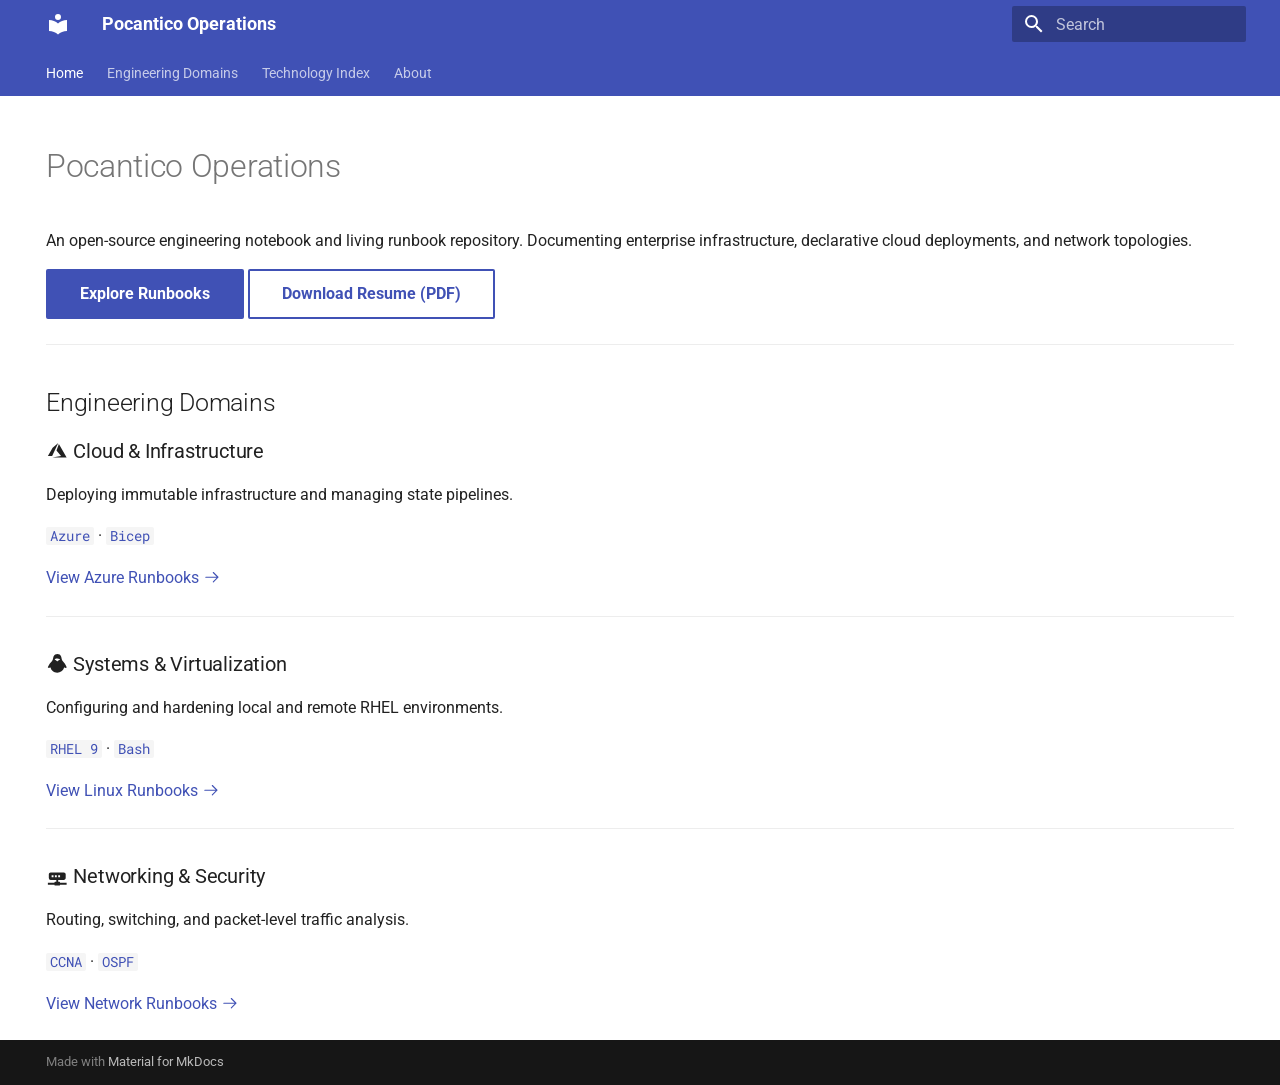
<file: index.html>
<!doctype html>
<html lang="en" class="no-js">
  <head>
    
      <meta charset="utf-8">
      <meta name="viewport" content="width=device-width,initial-scale=1">
      
        <meta name="description" content="Cloud & Network Engineering Portfolio">
      
      
        <meta name="author" content="Denis Muriuki">
      
      
      
      
        <link rel="next" href="runbooks/azure/az-900/">
      
      
        
      
      
      <link rel="icon" href="assets/images/favicon.png">
      <meta name="generator" content="mkdocs-1.6.1, mkdocs-material-9.8.1">
    
    
      
        <title>Pocantico Operations</title>
      
    
    
      <link rel="stylesheet" href="assets/stylesheets/main.57a0d79d.min.css">
      
      


    
    
      
    
    
      
        
        
        <link rel="preconnect" href="https://fonts.gstatic.com" crossorigin>
        <link rel="stylesheet" href="https://fonts.googleapis.com/css?family=Roboto:300,300i,400,400i,700,700i%7CRoboto+Mono:400,400i,700,700i&display=fallback">
        <style>:root{--md-text-font:"Roboto";--md-code-font:"Roboto Mono"}</style>
      
    
    
    <script>__md_scope=new URL(".",location),__md_hash=e=>[...e].reduce(((e,_)=>(e<<5)-e+_.charCodeAt(0)),0),__md_get=(e,_=localStorage,t=__md_scope)=>JSON.parse(_.getItem(t.pathname+"."+e)),__md_set=(e,_,t=localStorage,a=__md_scope)=>{try{t.setItem(a.pathname+"."+e,JSON.stringify(_))}catch(e){}}</script>
    
      

    
    
  </head>
  
  
    <body dir="ltr">
  
    
    <input class="md-toggle" data-md-toggle="drawer" type="checkbox" id="__drawer" autocomplete="off">
    <input class="md-toggle" data-md-toggle="search" type="checkbox" id="__search" autocomplete="off">
    <label class="md-overlay" for="__drawer"></label>
    <div data-md-component="skip">
      
        
        <a href="#pocantico-operations" class="md-skip">
          Skip to content
        </a>
      
    </div>
    <div data-md-component="announce">
      
    </div>
    
    
      

<header class="md-header" data-md-component="header">
  <nav class="md-header__inner md-grid" aria-label="Header">
    <a href="." title="Pocantico Operations" class="md-header__button md-logo" aria-label="Pocantico Operations" data-md-component="logo">
      
  
  <svg xmlns="http://www.w3.org/2000/svg" viewBox="0 0 24 24"><path d="M12 8a3 3 0 0 0 3-3 3 3 0 0 0-3-3 3 3 0 0 0-3 3 3 3 0 0 0 3 3m0 3.54C9.64 9.35 6.5 8 3 8v11c3.5 0 6.64 1.35 9 3.54 2.36-2.19 5.5-3.54 9-3.54V8c-3.5 0-6.64 1.35-9 3.54"/></svg>

    </a>
    <label class="md-header__button md-icon" for="__drawer">
      
      <svg xmlns="http://www.w3.org/2000/svg" viewBox="0 0 24 24"><path d="M3 6h18v2H3zm0 5h18v2H3zm0 5h18v2H3z"/></svg>
    </label>
    <div class="md-header__title" data-md-component="header-title">
      <div class="md-header__ellipsis">
        <div class="md-header__topic">
          <span class="md-ellipsis">
            Pocantico Operations
          </span>
        </div>
        <div class="md-header__topic" data-md-component="header-topic">
          <span class="md-ellipsis">
            
              Home
            
          </span>
        </div>
      </div>
    </div>
    
    
      <script>var palette=__md_get("__palette");if(palette&&palette.color){if("(prefers-color-scheme)"===palette.color.media){var media=matchMedia("(prefers-color-scheme: light)"),input=document.querySelector(media.matches?"[data-md-color-media='(prefers-color-scheme: light)']":"[data-md-color-media='(prefers-color-scheme: dark)']");palette.color.media=input.getAttribute("data-md-color-media"),palette.color.scheme=input.getAttribute("data-md-color-scheme"),palette.color.primary=input.getAttribute("data-md-color-primary"),palette.color.accent=input.getAttribute("data-md-color-accent")}for(var[key,value]of Object.entries(palette.color))document.body.setAttribute("data-md-color-"+key,value)}</script>
    
    
    
      
      
        <label class="md-header__button md-icon" for="__search">
          
          <svg xmlns="http://www.w3.org/2000/svg" viewBox="0 0 24 24"><path d="M9.5 3A6.5 6.5 0 0 1 16 9.5c0 1.61-.59 3.09-1.56 4.23l.27.27h.79l5 5-1.5 1.5-5-5v-.79l-.27-.27A6.52 6.52 0 0 1 9.5 16 6.5 6.5 0 0 1 3 9.5 6.5 6.5 0 0 1 9.5 3m0 2C7 5 5 7 5 9.5S7 14 9.5 14 14 12 14 9.5 12 5 9.5 5"/></svg>
        </label>
        <div class="md-search" data-md-component="search" role="dialog">
  <label class="md-search__overlay" for="__search"></label>
  <div class="md-search__inner" role="search">
    <form class="md-search__form" name="search">
      <input type="text" class="md-search__input" name="query" aria-label="Search" placeholder="Search" autocapitalize="off" autocorrect="off" autocomplete="off" spellcheck="false" data-md-component="search-query" required>
      <label class="md-search__icon md-icon" for="__search">
        
        <svg xmlns="http://www.w3.org/2000/svg" viewBox="0 0 24 24"><path d="M9.5 3A6.5 6.5 0 0 1 16 9.5c0 1.61-.59 3.09-1.56 4.23l.27.27h.79l5 5-1.5 1.5-5-5v-.79l-.27-.27A6.52 6.52 0 0 1 9.5 16 6.5 6.5 0 0 1 3 9.5 6.5 6.5 0 0 1 9.5 3m0 2C7 5 5 7 5 9.5S7 14 9.5 14 14 12 14 9.5 12 5 9.5 5"/></svg>
        
        <svg xmlns="http://www.w3.org/2000/svg" viewBox="0 0 24 24"><path d="M20 11v2H8l5.5 5.5-1.42 1.42L4.16 12l7.92-7.92L13.5 5.5 8 11z"/></svg>
      </label>
      <nav class="md-search__options" aria-label="Search">
        
        <button type="reset" class="md-search__icon md-icon" title="Clear" aria-label="Clear" tabindex="-1">
          
          <svg xmlns="http://www.w3.org/2000/svg" viewBox="0 0 24 24"><path d="M19 6.41 17.59 5 12 10.59 6.41 5 5 6.41 10.59 12 5 17.59 6.41 19 12 13.41 17.59 19 19 17.59 13.41 12z"/></svg>
        </button>
      </nav>
      
    </form>
    <div class="md-search__output">
      <div class="md-search__scrollwrap" tabindex="0" data-md-scrollfix>
        <div class="md-search-result" data-md-component="search-result">
          <div class="md-search-result__meta">
            Initializing search
          </div>
          <ol class="md-search-result__list" role="presentation"></ol>
        </div>
      </div>
    </div>
  </div>
</div>
      
    
    
  </nav>
  
</header>
    
    <div class="md-container" data-md-component="container">
      
      
        
          
            
<nav class="md-tabs" aria-label="Tabs" data-md-component="tabs">
  <div class="md-grid">
    <ul class="md-tabs__list">
      
        
  
  
  
    
  
  
    <li class="md-tabs__item md-tabs__item--active">
      <a href="." class="md-tabs__link">
        
  
  
    
  
  Home

      </a>
    </li>
  

      
        
  
  
  
  
    
    
      <li class="md-tabs__item">
        <a href="runbooks/azure/az-900/" class="md-tabs__link">
          
  
  
  Engineering Domains

        </a>
      </li>
    
  

      
        
  
  
  
  
    <li class="md-tabs__item">
      <a href="tags/" class="md-tabs__link">
        
  
  
    
  
  Technology Index

      </a>
    </li>
  

      
        
  
  
  
  
    <li class="md-tabs__item">
      <a href="about/" class="md-tabs__link">
        
  
  
    
  
  About

      </a>
    </li>
  

      
    </ul>
  </div>
</nav>
          
        
      
      <main class="md-main" data-md-component="main">
        <div class="md-main__inner md-grid">
          
            
              
                
              
              <div class="md-sidebar md-sidebar--primary" data-md-component="sidebar" data-md-type="navigation" hidden>
                <div class="md-sidebar__scrollwrap">
                  <div class="md-sidebar__inner">
                    


  


<nav class="md-nav md-nav--primary md-nav--lifted" aria-label="Navigation" data-md-level="0">
  <label class="md-nav__title" for="__drawer">
    <a href="." title="Pocantico Operations" class="md-nav__button md-logo" aria-label="Pocantico Operations" data-md-component="logo">
      
  
  <svg xmlns="http://www.w3.org/2000/svg" viewBox="0 0 24 24"><path d="M12 8a3 3 0 0 0 3-3 3 3 0 0 0-3-3 3 3 0 0 0-3 3 3 3 0 0 0 3 3m0 3.54C9.64 9.35 6.5 8 3 8v11c3.5 0 6.64 1.35 9 3.54 2.36-2.19 5.5-3.54 9-3.54V8c-3.5 0-6.64 1.35-9 3.54"/></svg>

    </a>
    Pocantico Operations
  </label>
  
  <ul class="md-nav__list" data-md-scrollfix>
    
      
      
  
  
    
  
  
  
    <li class="md-nav__item md-nav__item--active">
      
      <input class="md-nav__toggle md-toggle" type="checkbox" id="__toc">
      
      
        
      
      
        <label class="md-nav__link md-nav__link--active" for="__toc">
          
  
  
  <span class="md-ellipsis">
    
  
    Home
  

    
  </span>
  
  

          <span class="md-nav__icon md-icon"></span>
        </label>
      
      <a href="." class="md-nav__link md-nav__link--active">
        
  
  
  <span class="md-ellipsis">
    
  
    Home
  

    
  </span>
  
  

      </a>
      
        

<nav class="md-nav md-nav--secondary" aria-label="Table of contents">
  
  
  
    
  
  
    <label class="md-nav__title" for="__toc">
      <span class="md-nav__icon md-icon"></span>
      Table of contents
    </label>
    <ul class="md-nav__list" data-md-component="toc" data-md-scrollfix>
      
        <li class="md-nav__item">
  <a href="#engineering-domains" class="md-nav__link">
    <span class="md-ellipsis">
      
        Engineering Domains
      
    </span>
  </a>
  
    <nav class="md-nav" aria-label="Engineering Domains">
      <ul class="md-nav__list">
        
          <li class="md-nav__item">
  <a href="#cloud-infrastructure" class="md-nav__link">
    <span class="md-ellipsis">
      
        Cloud &amp; Infrastructure
      
    </span>
  </a>
  
</li>
        
          <li class="md-nav__item">
  <a href="#systems-virtualization" class="md-nav__link">
    <span class="md-ellipsis">
      
        Systems &amp; Virtualization
      
    </span>
  </a>
  
</li>
        
          <li class="md-nav__item">
  <a href="#networking-security" class="md-nav__link">
    <span class="md-ellipsis">
      
        Networking &amp; Security
      
    </span>
  </a>
  
</li>
        
      </ul>
    </nav>
  
</li>
      
    </ul>
  
</nav>
      
    </li>
  

    
      
      
  
  
  
  
    
    
    
    
      
      
        
      
    
    
    <li class="md-nav__item md-nav__item--nested">
      
        
        
        <input class="md-nav__toggle md-toggle " type="checkbox" id="__nav_2" >
        
          
          <label class="md-nav__link" for="__nav_2" id="__nav_2_label" tabindex="0">
            
  
  
  <span class="md-ellipsis">
    
  
    Engineering Domains
  

    
  </span>
  
  

            <span class="md-nav__icon md-icon"></span>
          </label>
        
        <nav class="md-nav" data-md-level="1" aria-labelledby="__nav_2_label" aria-expanded="false">
          <label class="md-nav__title" for="__nav_2">
            <span class="md-nav__icon md-icon"></span>
            
  
    Engineering Domains
  

          </label>
          <ul class="md-nav__list" data-md-scrollfix>
            
              
                
  
  
  
  
    <li class="md-nav__item">
      <a href="runbooks/azure/az-900/" class="md-nav__link">
        
  
  
  <span class="md-ellipsis">
    
  
    Cloud & IaC (Azure)
  

    
  </span>
  
  

      </a>
    </li>
  

              
            
              
                
  
  
  
  
    <li class="md-nav__item">
      <a href="runbooks/linux/rhel9/" class="md-nav__link">
        
  
  
  <span class="md-ellipsis">
    
  
    Linux & Systems Admin
  

    
  </span>
  
  

      </a>
    </li>
  

              
            
              
                
  
  
  
  
    <li class="md-nav__item">
      <a href="runbooks/networking/ccna/" class="md-nav__link">
        
  
  
  <span class="md-ellipsis">
    
  
    Enterprise Networking
  

    
  </span>
  
  

      </a>
    </li>
  

              
            
          </ul>
        </nav>
      
    </li>
  

    
      
      
  
  
  
  
    <li class="md-nav__item">
      <a href="tags/" class="md-nav__link">
        
  
  
  <span class="md-ellipsis">
    
  
    Technology Index
  

    
  </span>
  
  

      </a>
    </li>
  

    
      
      
  
  
  
  
    <li class="md-nav__item">
      <a href="about/" class="md-nav__link">
        
  
  
  <span class="md-ellipsis">
    
  
    About
  

    
  </span>
  
  

      </a>
    </li>
  

    
  </ul>
</nav>
                  </div>
                </div>
              </div>
            
            
              
                
              
              <div class="md-sidebar md-sidebar--secondary" data-md-component="sidebar" data-md-type="toc" hidden>
                <div class="md-sidebar__scrollwrap">
                  <div class="md-sidebar__inner">
                    

<nav class="md-nav md-nav--secondary" aria-label="Table of contents">
  
  
  
    
  
  
    <label class="md-nav__title" for="__toc">
      <span class="md-nav__icon md-icon"></span>
      Table of contents
    </label>
    <ul class="md-nav__list" data-md-component="toc" data-md-scrollfix>
      
        <li class="md-nav__item">
  <a href="#engineering-domains" class="md-nav__link">
    <span class="md-ellipsis">
      
        Engineering Domains
      
    </span>
  </a>
  
    <nav class="md-nav" aria-label="Engineering Domains">
      <ul class="md-nav__list">
        
          <li class="md-nav__item">
  <a href="#cloud-infrastructure" class="md-nav__link">
    <span class="md-ellipsis">
      
        Cloud &amp; Infrastructure
      
    </span>
  </a>
  
</li>
        
          <li class="md-nav__item">
  <a href="#systems-virtualization" class="md-nav__link">
    <span class="md-ellipsis">
      
        Systems &amp; Virtualization
      
    </span>
  </a>
  
</li>
        
          <li class="md-nav__item">
  <a href="#networking-security" class="md-nav__link">
    <span class="md-ellipsis">
      
        Networking &amp; Security
      
    </span>
  </a>
  
</li>
        
      </ul>
    </nav>
  
</li>
      
    </ul>
  
</nav>
                  </div>
                </div>
              </div>
            
          
          
            <div class="md-content" data-md-component="content">
              
              <article class="md-content__inner md-typeset">
                
                  
  




<h1 id="pocantico-operations">Pocantico Operations</h1>
<p class="md-typeset__lead">
  An open-source engineering notebook and living runbook repository. Documenting enterprise infrastructure, declarative cloud deployments, and network topologies.
</p>

<p><a class="md-button md-button--primary" href="#engineering-domains">Explore Runbooks</a>
<a class="md-button" href="#">Download Resume (PDF)</a></p>
<hr />
<h2 id="engineering-domains">Engineering Domains</h2>
<h3 id="cloud-infrastructure"><span class="twemoji"><svg xmlns="http://www.w3.org/2000/svg" viewBox="0 0 24 24"><path d="M13.05 4.24 6.56 18.05 2 18l5.09-8.76zm.7 1.09L22 19.76H6.74l9.3-1.66-4.87-5.79z"/></svg></span> Cloud &amp; Infrastructure</h3>
<p>Deploying immutable infrastructure and managing state pipelines.</p>
<p><a href="tags/#azure"><code>Azure</code></a> · <a href="tags/#bicep"><code>Bicep</code></a></p>
<p><a href="runbooks/azure/az-900/">View Azure Runbooks <span class="twemoji"><svg xmlns="http://www.w3.org/2000/svg" viewBox="0 0 24 24"><path d="M13.22 19.03a.75.75 0 0 1 0-1.06L18.19 13H3.75a.75.75 0 0 1 0-1.5h14.44l-4.97-4.97a.749.749 0 0 1 .326-1.275.75.75 0 0 1 .734.215l6.25 6.25a.75.75 0 0 1 0 1.06l-6.25 6.25a.75.75 0 0 1-1.06 0"/></svg></span></a></p>
<hr />
<h3 id="systems-virtualization"><span class="twemoji"><svg xmlns="http://www.w3.org/2000/svg" viewBox="0 0 24 24"><path d="M14.62 8.35c-.42.28-1.75 1.04-1.95 1.19-.39.31-.75.29-1.14-.01-.2-.16-1.53-.92-1.95-1.19-.48-.31-.45-.7.08-.92 1.64-.69 3.28-.64 4.91.03.49.21.51.6.05.9m7.22 7.28c-.93-2.09-2.2-3.99-3.84-5.66a4.3 4.3 0 0 1-1.06-1.88c-.1-.33-.17-.67-.24-1.01-.2-.88-.29-1.78-.7-2.61-.73-1.58-2-2.4-3.84-2.47-1.81.05-3.16.81-3.95 2.4-.21.43-.36.88-.46 1.34-.17.76-.32 1.55-.5 2.32-.15.65-.45 1.21-.96 1.71-1.61 1.57-2.9 3.37-3.88 5.35-.14.29-.28.58-.37.88-.19.66.29 1.12.99.96.44-.09.88-.18 1.3-.31.41-.15.57-.05.67.35.65 2.15 2.07 3.66 4.24 4.5 4.12 1.56 8.93-.66 9.97-4.58.07-.27.17-.37.47-.27.46.14.93.24 1.4.35.49.09.85-.16.92-.64.03-.26-.06-.49-.16-.73"/></svg></span> Systems &amp; Virtualization</h3>
<p>Configuring and hardening local and remote RHEL environments.</p>
<p><a href="tags/#rhel9"><code>RHEL 9</code></a> · <a href="tags/#bash"><code>Bash</code></a></p>
<p><a href="runbooks/linux/rhel9/">View Linux Runbooks <span class="twemoji"><svg xmlns="http://www.w3.org/2000/svg" viewBox="0 0 24 24"><path d="M13.22 19.03a.75.75 0 0 1 0-1.06L18.19 13H3.75a.75.75 0 0 1 0-1.5h14.44l-4.97-4.97a.749.749 0 0 1 .326-1.275.75.75 0 0 1 .734.215l6.25 6.25a.75.75 0 0 1 0 1.06l-6.25 6.25a.75.75 0 0 1-1.06 0"/></svg></span></a></p>
<hr />
<h3 id="networking-security"><span class="twemoji"><svg xmlns="http://www.w3.org/2000/svg" viewBox="0 0 24 24"><path d="M5 9c-1.1 0-2 .9-2 2v4a2 2 0 0 0 2 2h6v2h-1c-.55 0-1 .45-1 1H2v2h7c0 .55.45 1 1 1h4c.55 0 1-.45 1-1h7v-2h-7c0-.55-.45-1-1-1h-1v-2h6c1.11 0 2-.89 2-2v-4a2 2 0 0 0-2-2zm1 3h2v2H6zm3.5 0h2v2h-2zm3.5 0h2v2h-2z"/></svg></span> Networking &amp; Security</h3>
<p>Routing, switching, and packet-level traffic analysis.</p>
<p><a href="tags/#ccna"><code>CCNA</code></a> · <a href="tags/#ospf"><code>OSPF</code></a></p>
<p><a href="runbooks/networking/ccna/">View Network Runbooks <span class="twemoji"><svg xmlns="http://www.w3.org/2000/svg" viewBox="0 0 24 24"><path d="M13.22 19.03a.75.75 0 0 1 0-1.06L18.19 13H3.75a.75.75 0 0 1 0-1.5h14.44l-4.97-4.97a.749.749 0 0 1 .326-1.275.75.75 0 0 1 .734.215l6.25 6.25a.75.75 0 0 1 0 1.06l-6.25 6.25a.75.75 0 0 1-1.06 0"/></svg></span></a></p>







  
  




  



                
              </article>
            </div>
          
          
<script>var target=document.getElementById(location.hash.slice(1));target&&target.name&&(target.checked=target.name.startsWith("__tabbed_"))</script>
        </div>
        
          <button type="button" class="md-top md-icon" data-md-component="top" hidden>
  
  <svg xmlns="http://www.w3.org/2000/svg" viewBox="0 0 24 24"><path d="M13 20h-2V8l-5.5 5.5-1.42-1.42L12 4.16l7.92 7.92-1.42 1.42L13 8z"/></svg>
  Back to top
</button>
        
      </main>
      
        <footer class="md-footer">
  
  <div class="md-footer-meta md-typeset">
    <div class="md-footer-meta__inner md-grid">
      <div class="md-copyright">
  
  
    Made with
    <a href="https://squidfunk.github.io/mkdocs-material/" target="_blank" rel="noopener">
      Material for MkDocs
    </a>
  
</div>
      
    </div>
  </div>
</footer>
      
    </div>
    <div class="md-dialog" data-md-component="dialog">
      <div class="md-dialog__inner md-typeset"></div>
    </div>
    
    
    
      
      
      <script id="__config" type="application/json">{"annotate": null, "base": ".", "features": ["navigation.tabs", "navigation.sections", "navigation.top"], "search": "assets/javascripts/workers/search.a7633da7.min.js", "tags": null, "translations": {"clipboard.copied": "Copied to clipboard", "clipboard.copy": "Copy to clipboard", "search.result.more.one": "1 more on this page", "search.result.more.other": "# more on this page", "search.result.none": "No matching documents", "search.result.one": "1 matching document", "search.result.other": "# matching documents", "search.result.placeholder": "Type to start searching", "search.result.term.missing": "Missing", "select.version": "Select version"}, "version": null}</script>
    
    
      <script src="assets/javascripts/bundle.a5f9d56c.min.js"></script>
      
    
  </body>
</html>
</file>
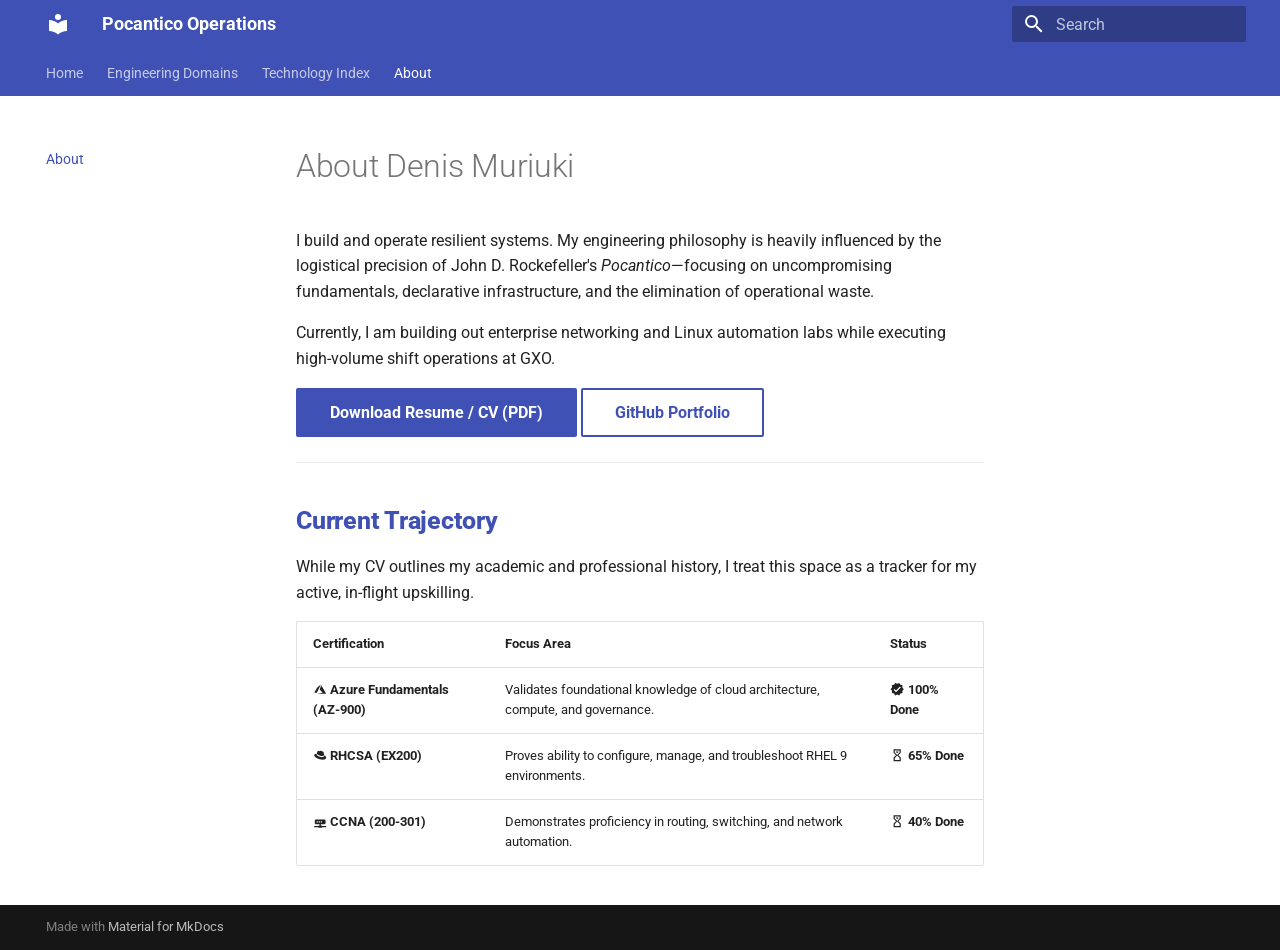
<file: about/index.html>
<!doctype html>
<html lang="en" class="no-js">
  <head>
    
      <meta charset="utf-8">
      <meta name="viewport" content="width=device-width,initial-scale=1">
      
        <meta name="description" content="Cloud & Network Engineering Portfolio">
      
      
        <meta name="author" content="Denis Muriuki">
      
      
      
        <link rel="prev" href="../tags/">
      
      
      
        
      
      
      <link rel="icon" href="../assets/images/favicon.png">
      <meta name="generator" content="mkdocs-1.6.1, mkdocs-material-9.8.1">
    
    
      
        <title>About - Pocantico Operations</title>
      
    
    
      <link rel="stylesheet" href="../assets/stylesheets/main.57a0d79d.min.css">
      
      


    
    
      
    
    
      
        
        
        <link rel="preconnect" href="https://fonts.gstatic.com" crossorigin>
        <link rel="stylesheet" href="https://fonts.googleapis.com/css?family=Roboto:300,300i,400,400i,700,700i%7CRoboto+Mono:400,400i,700,700i&display=fallback">
        <style>:root{--md-text-font:"Roboto";--md-code-font:"Roboto Mono"}</style>
      
    
    
    <script>__md_scope=new URL("..",location),__md_hash=e=>[...e].reduce(((e,_)=>(e<<5)-e+_.charCodeAt(0)),0),__md_get=(e,_=localStorage,t=__md_scope)=>JSON.parse(_.getItem(t.pathname+"."+e)),__md_set=(e,_,t=localStorage,a=__md_scope)=>{try{t.setItem(a.pathname+"."+e,JSON.stringify(_))}catch(e){}}</script>
    
      

    
    
  </head>
  
  
    <body dir="ltr">
  
    
    <input class="md-toggle" data-md-toggle="drawer" type="checkbox" id="__drawer" autocomplete="off">
    <input class="md-toggle" data-md-toggle="search" type="checkbox" id="__search" autocomplete="off">
    <label class="md-overlay" for="__drawer"></label>
    <div data-md-component="skip">
      
        
        <a href="#about-denis-muriuki" class="md-skip">
          Skip to content
        </a>
      
    </div>
    <div data-md-component="announce">
      
    </div>
    
    
      

<header class="md-header" data-md-component="header">
  <nav class="md-header__inner md-grid" aria-label="Header">
    <a href=".." title="Pocantico Operations" class="md-header__button md-logo" aria-label="Pocantico Operations" data-md-component="logo">
      
  
  <svg xmlns="http://www.w3.org/2000/svg" viewBox="0 0 24 24"><path d="M12 8a3 3 0 0 0 3-3 3 3 0 0 0-3-3 3 3 0 0 0-3 3 3 3 0 0 0 3 3m0 3.54C9.64 9.35 6.5 8 3 8v11c3.5 0 6.64 1.35 9 3.54 2.36-2.19 5.5-3.54 9-3.54V8c-3.5 0-6.64 1.35-9 3.54"/></svg>

    </a>
    <label class="md-header__button md-icon" for="__drawer">
      
      <svg xmlns="http://www.w3.org/2000/svg" viewBox="0 0 24 24"><path d="M3 6h18v2H3zm0 5h18v2H3zm0 5h18v2H3z"/></svg>
    </label>
    <div class="md-header__title" data-md-component="header-title">
      <div class="md-header__ellipsis">
        <div class="md-header__topic">
          <span class="md-ellipsis">
            Pocantico Operations
          </span>
        </div>
        <div class="md-header__topic" data-md-component="header-topic">
          <span class="md-ellipsis">
            
              About
            
          </span>
        </div>
      </div>
    </div>
    
    
      <script>var palette=__md_get("__palette");if(palette&&palette.color){if("(prefers-color-scheme)"===palette.color.media){var media=matchMedia("(prefers-color-scheme: light)"),input=document.querySelector(media.matches?"[data-md-color-media='(prefers-color-scheme: light)']":"[data-md-color-media='(prefers-color-scheme: dark)']");palette.color.media=input.getAttribute("data-md-color-media"),palette.color.scheme=input.getAttribute("data-md-color-scheme"),palette.color.primary=input.getAttribute("data-md-color-primary"),palette.color.accent=input.getAttribute("data-md-color-accent")}for(var[key,value]of Object.entries(palette.color))document.body.setAttribute("data-md-color-"+key,value)}</script>
    
    
    
      
      
        <label class="md-header__button md-icon" for="__search">
          
          <svg xmlns="http://www.w3.org/2000/svg" viewBox="0 0 24 24"><path d="M9.5 3A6.5 6.5 0 0 1 16 9.5c0 1.61-.59 3.09-1.56 4.23l.27.27h.79l5 5-1.5 1.5-5-5v-.79l-.27-.27A6.52 6.52 0 0 1 9.5 16 6.5 6.5 0 0 1 3 9.5 6.5 6.5 0 0 1 9.5 3m0 2C7 5 5 7 5 9.5S7 14 9.5 14 14 12 14 9.5 12 5 9.5 5"/></svg>
        </label>
        <div class="md-search" data-md-component="search" role="dialog">
  <label class="md-search__overlay" for="__search"></label>
  <div class="md-search__inner" role="search">
    <form class="md-search__form" name="search">
      <input type="text" class="md-search__input" name="query" aria-label="Search" placeholder="Search" autocapitalize="off" autocorrect="off" autocomplete="off" spellcheck="false" data-md-component="search-query" required>
      <label class="md-search__icon md-icon" for="__search">
        
        <svg xmlns="http://www.w3.org/2000/svg" viewBox="0 0 24 24"><path d="M9.5 3A6.5 6.5 0 0 1 16 9.5c0 1.61-.59 3.09-1.56 4.23l.27.27h.79l5 5-1.5 1.5-5-5v-.79l-.27-.27A6.52 6.52 0 0 1 9.5 16 6.5 6.5 0 0 1 3 9.5 6.5 6.5 0 0 1 9.5 3m0 2C7 5 5 7 5 9.5S7 14 9.5 14 14 12 14 9.5 12 5 9.5 5"/></svg>
        
        <svg xmlns="http://www.w3.org/2000/svg" viewBox="0 0 24 24"><path d="M20 11v2H8l5.5 5.5-1.42 1.42L4.16 12l7.92-7.92L13.5 5.5 8 11z"/></svg>
      </label>
      <nav class="md-search__options" aria-label="Search">
        
        <button type="reset" class="md-search__icon md-icon" title="Clear" aria-label="Clear" tabindex="-1">
          
          <svg xmlns="http://www.w3.org/2000/svg" viewBox="0 0 24 24"><path d="M19 6.41 17.59 5 12 10.59 6.41 5 5 6.41 10.59 12 5 17.59 6.41 19 12 13.41 17.59 19 19 17.59 13.41 12z"/></svg>
        </button>
      </nav>
      
    </form>
    <div class="md-search__output">
      <div class="md-search__scrollwrap" tabindex="0" data-md-scrollfix>
        <div class="md-search-result" data-md-component="search-result">
          <div class="md-search-result__meta">
            Initializing search
          </div>
          <ol class="md-search-result__list" role="presentation"></ol>
        </div>
      </div>
    </div>
  </div>
</div>
      
    
    
  </nav>
  
</header>
    
    <div class="md-container" data-md-component="container">
      
      
        
          
            
<nav class="md-tabs" aria-label="Tabs" data-md-component="tabs">
  <div class="md-grid">
    <ul class="md-tabs__list">
      
        
  
  
  
  
    <li class="md-tabs__item">
      <a href=".." class="md-tabs__link">
        
  
  
    
  
  Home

      </a>
    </li>
  

      
        
  
  
  
  
    
    
      <li class="md-tabs__item">
        <a href="../runbooks/azure/az-900/" class="md-tabs__link">
          
  
  
  Engineering Domains

        </a>
      </li>
    
  

      
        
  
  
  
  
    <li class="md-tabs__item">
      <a href="../tags/" class="md-tabs__link">
        
  
  
    
  
  Technology Index

      </a>
    </li>
  

      
        
  
  
  
    
  
  
    <li class="md-tabs__item md-tabs__item--active">
      <a href="./" class="md-tabs__link">
        
  
  
    
  
  About

      </a>
    </li>
  

      
    </ul>
  </div>
</nav>
          
        
      
      <main class="md-main" data-md-component="main">
        <div class="md-main__inner md-grid">
          
            
              
              <div class="md-sidebar md-sidebar--primary" data-md-component="sidebar" data-md-type="navigation" >
                <div class="md-sidebar__scrollwrap">
                  <div class="md-sidebar__inner">
                    


  


<nav class="md-nav md-nav--primary md-nav--lifted" aria-label="Navigation" data-md-level="0">
  <label class="md-nav__title" for="__drawer">
    <a href=".." title="Pocantico Operations" class="md-nav__button md-logo" aria-label="Pocantico Operations" data-md-component="logo">
      
  
  <svg xmlns="http://www.w3.org/2000/svg" viewBox="0 0 24 24"><path d="M12 8a3 3 0 0 0 3-3 3 3 0 0 0-3-3 3 3 0 0 0-3 3 3 3 0 0 0 3 3m0 3.54C9.64 9.35 6.5 8 3 8v11c3.5 0 6.64 1.35 9 3.54 2.36-2.19 5.5-3.54 9-3.54V8c-3.5 0-6.64 1.35-9 3.54"/></svg>

    </a>
    Pocantico Operations
  </label>
  
  <ul class="md-nav__list" data-md-scrollfix>
    
      
      
  
  
  
  
    <li class="md-nav__item">
      <a href=".." class="md-nav__link">
        
  
  
  <span class="md-ellipsis">
    
  
    Home
  

    
  </span>
  
  

      </a>
    </li>
  

    
      
      
  
  
  
  
    
    
    
    
      
      
        
      
    
    
    <li class="md-nav__item md-nav__item--nested">
      
        
        
        <input class="md-nav__toggle md-toggle " type="checkbox" id="__nav_2" >
        
          
          <label class="md-nav__link" for="__nav_2" id="__nav_2_label" tabindex="0">
            
  
  
  <span class="md-ellipsis">
    
  
    Engineering Domains
  

    
  </span>
  
  

            <span class="md-nav__icon md-icon"></span>
          </label>
        
        <nav class="md-nav" data-md-level="1" aria-labelledby="__nav_2_label" aria-expanded="false">
          <label class="md-nav__title" for="__nav_2">
            <span class="md-nav__icon md-icon"></span>
            
  
    Engineering Domains
  

          </label>
          <ul class="md-nav__list" data-md-scrollfix>
            
              
                
  
  
  
  
    <li class="md-nav__item">
      <a href="../runbooks/azure/az-900/" class="md-nav__link">
        
  
  
  <span class="md-ellipsis">
    
  
    Cloud & IaC (Azure)
  

    
  </span>
  
  

      </a>
    </li>
  

              
            
              
                
  
  
  
  
    <li class="md-nav__item">
      <a href="../runbooks/linux/rhel9/" class="md-nav__link">
        
  
  
  <span class="md-ellipsis">
    
  
    Linux & Systems Admin
  

    
  </span>
  
  

      </a>
    </li>
  

              
            
              
                
  
  
  
  
    <li class="md-nav__item">
      <a href="../runbooks/networking/ccna/" class="md-nav__link">
        
  
  
  <span class="md-ellipsis">
    
  
    Enterprise Networking
  

    
  </span>
  
  

      </a>
    </li>
  

              
            
          </ul>
        </nav>
      
    </li>
  

    
      
      
  
  
  
  
    <li class="md-nav__item">
      <a href="../tags/" class="md-nav__link">
        
  
  
  <span class="md-ellipsis">
    
  
    Technology Index
  

    
  </span>
  
  

      </a>
    </li>
  

    
      
      
  
  
    
  
  
  
    <li class="md-nav__item md-nav__item--active">
      
      <input class="md-nav__toggle md-toggle" type="checkbox" id="__toc">
      
      
        
      
      
      <a href="./" class="md-nav__link md-nav__link--active">
        
  
  
  <span class="md-ellipsis">
    
  
    About
  

    
  </span>
  
  

      </a>
      
    </li>
  

    
  </ul>
</nav>
                  </div>
                </div>
              </div>
            
            
              
              <div class="md-sidebar md-sidebar--secondary" data-md-component="sidebar" data-md-type="toc" >
                <div class="md-sidebar__scrollwrap">
                  <div class="md-sidebar__inner">
                    

<nav class="md-nav md-nav--secondary" aria-label="Table of contents">
  
  
  
    
  
  
</nav>
                  </div>
                </div>
              </div>
            
          
          
            <div class="md-content" data-md-component="content">
              
              <article class="md-content__inner md-typeset">
                
                  



<h1 id="about-denis-muriuki">About Denis Muriuki</h1>
<p>I build and operate resilient systems. My engineering philosophy is heavily influenced by the logistical precision of John D. Rockefeller's <em>Pocantico</em>—focusing on uncompromising fundamentals, declarative infrastructure, and the elimination of operational waste.</p>
<p>Currently, I am building out enterprise networking and Linux automation labs while executing high-volume shift operations at GXO.</p>
<p><a class="md-button md-button--primary" href="#">Download Resume / CV (PDF)</a>
<a class="md-button" href="https://github.com/muriukidm">GitHub Portfolio</a></p>
<hr />
<h2 style="color: var(--md-primary-fg-color); font-weight: 800;">Current Trajectory</h2>

<p>While my CV outlines my academic and professional history, I treat this space as a tracker for my active, in-flight upskilling.</p>
<table>
<thead>
<tr>
<th style="text-align: left;">Certification</th>
<th style="text-align: left;">Focus Area</th>
<th style="text-align: left;">Status</th>
</tr>
</thead>
<tbody>
<tr>
<td style="text-align: left;"><span class="twemoji"><svg xmlns="http://www.w3.org/2000/svg" viewBox="0 0 24 24"><path d="M13.05 4.24 6.56 18.05 2 18l5.09-8.76zm.7 1.09L22 19.76H6.74l9.3-1.66-4.87-5.79z"/></svg></span> <strong>Azure Fundamentals (AZ-900)</strong></td>
<td style="text-align: left;">Validates foundational knowledge of cloud architecture, compute, and governance.</td>
<td style="text-align: left;"><span class="twemoji"><svg xmlns="http://www.w3.org/2000/svg" viewBox="0 0 24 24"><path d="m23 12-2.44-2.78.34-3.68-3.61-.82-1.89-3.18L12 3 8.6 1.54 6.71 4.72l-3.61.81.34 3.68L1 12l2.44 2.78-.34 3.69 3.61.82 1.89 3.18L12 21l3.4 1.46 1.89-3.18 3.61-.82-.34-3.68zm-13 5-4-4 1.41-1.41L10 14.17l6.59-6.59L18 9z"/></svg></span> <strong>100% Done</strong></td>
</tr>
<tr>
<td style="text-align: left;"><span class="twemoji"><svg xmlns="http://www.w3.org/2000/svg" viewBox="0 0 24 24"><path d="M15.34 13.16c1.32 0 3.22-.27 3.22-1.84q.015-.18-.03-.36l-.78-3.4c-.18-.75-.34-1.09-1.66-1.75-1.02-.52-3.24-1.38-3.9-1.38-.61 0-.79.79-1.52.79-.7 0-1.22-.59-1.88-.59-.63 0-1.04.43-1.36 1.31 0 0-.88 2.5-1 2.86-.01.07-.02.13-.02.2 0 .97 3.82 4.15 8.93 4.15m3.43-1.19c.18.86.18.95.18 1.04 0 1.5-1.66 2.31-3.83 2.31-4.92 0-9.23-2.88-9.23-4.78 0-.27.06-.53.16-.77-1.77.08-4.05.4-4.05 2.42 0 3.32 7.84 7.39 14.05 7.39 4.76 0 5.95-2.15 5.95-3.85 0-1.34-1.15-2.86-3.23-3.76"/></svg></span> <strong>RHCSA (EX200)</strong></td>
<td style="text-align: left;">Proves ability to configure, manage, and troubleshoot RHEL 9 environments.</td>
<td style="text-align: left;"><span class="twemoji"><svg xmlns="http://www.w3.org/2000/svg" viewBox="0 0 24 24"><path d="M6 2h12v6l-4 4 4 4v6H6v-6l4-4-4-4zm10 14.5-4-4-4 4V20h8zm-4-5 4-4V4H8v3.5zM10 6h4v.75l-2 2-2-2z"/></svg></span> <strong>65% Done</strong></td>
</tr>
<tr>
<td style="text-align: left;"><span class="twemoji"><svg xmlns="http://www.w3.org/2000/svg" viewBox="0 0 24 24"><path d="M5 9c-1.1 0-2 .9-2 2v4a2 2 0 0 0 2 2h6v2h-1c-.55 0-1 .45-1 1H2v2h7c0 .55.45 1 1 1h4c.55 0 1-.45 1-1h7v-2h-7c0-.55-.45-1-1-1h-1v-2h6c1.11 0 2-.89 2-2v-4a2 2 0 0 0-2-2zm1 3h2v2H6zm3.5 0h2v2h-2zm3.5 0h2v2h-2z"/></svg></span> <strong>CCNA (200-301)</strong></td>
<td style="text-align: left;">Demonstrates proficiency in routing, switching, and network automation.</td>
<td style="text-align: left;"><span class="twemoji"><svg xmlns="http://www.w3.org/2000/svg" viewBox="0 0 24 24"><path d="M6 2h12v6l-4 4 4 4v6H6v-6l4-4-4-4zm10 14.5-4-4-4 4V20h8zm-4-5 4-4V4H8v3.5zM10 6h4v.75l-2 2-2-2z"/></svg></span> <strong>40% Done</strong></td>
</tr>
</tbody>
</table>












                
              </article>
            </div>
          
          
<script>var target=document.getElementById(location.hash.slice(1));target&&target.name&&(target.checked=target.name.startsWith("__tabbed_"))</script>
        </div>
        
          <button type="button" class="md-top md-icon" data-md-component="top" hidden>
  
  <svg xmlns="http://www.w3.org/2000/svg" viewBox="0 0 24 24"><path d="M13 20h-2V8l-5.5 5.5-1.42-1.42L12 4.16l7.92 7.92-1.42 1.42L13 8z"/></svg>
  Back to top
</button>
        
      </main>
      
        <footer class="md-footer">
  
  <div class="md-footer-meta md-typeset">
    <div class="md-footer-meta__inner md-grid">
      <div class="md-copyright">
  
  
    Made with
    <a href="https://squidfunk.github.io/mkdocs-material/" target="_blank" rel="noopener">
      Material for MkDocs
    </a>
  
</div>
      
    </div>
  </div>
</footer>
      
    </div>
    <div class="md-dialog" data-md-component="dialog">
      <div class="md-dialog__inner md-typeset"></div>
    </div>
    
    
    
      
      
      <script id="__config" type="application/json">{"annotate": null, "base": "..", "features": ["navigation.tabs", "navigation.sections", "navigation.top"], "search": "../assets/javascripts/workers/search.a7633da7.min.js", "tags": null, "translations": {"clipboard.copied": "Copied to clipboard", "clipboard.copy": "Copy to clipboard", "search.result.more.one": "1 more on this page", "search.result.more.other": "# more on this page", "search.result.none": "No matching documents", "search.result.one": "1 matching document", "search.result.other": "# matching documents", "search.result.placeholder": "Type to start searching", "search.result.term.missing": "Missing", "select.version": "Select version"}, "version": null}</script>
    
    
      <script src="../assets/javascripts/bundle.a5f9d56c.min.js"></script>
      
    
  </body>
</html>
</file>
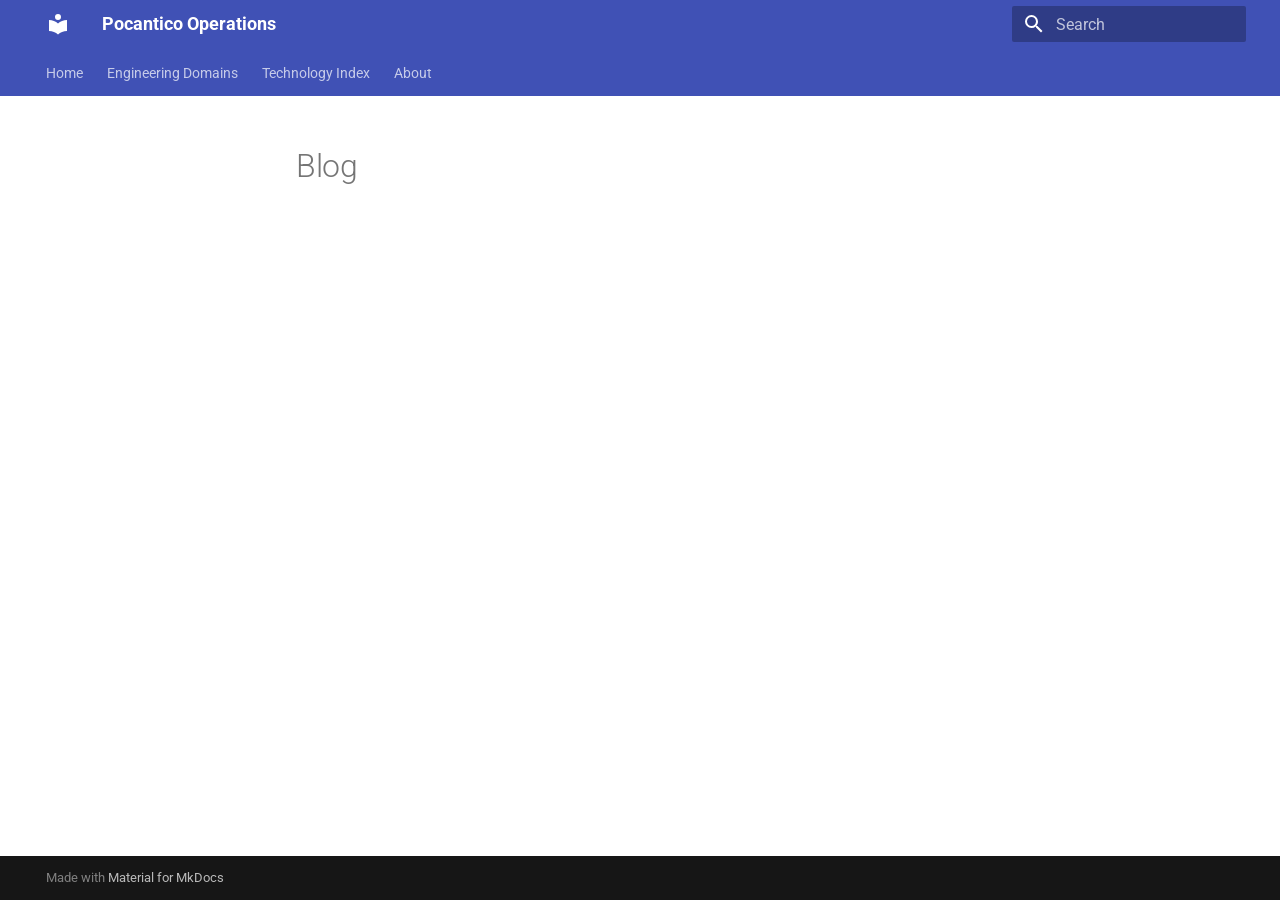
<file: blog/index.html>
<!doctype html>
<html lang="en" class="no-js">
  <head>
    
      <meta charset="utf-8">
      <meta name="viewport" content="width=device-width,initial-scale=1">
      
        <meta name="description" content="Cloud & Network Engineering Portfolio">
      
      
        <meta name="author" content="Denis Muriuki">
      
      
      
      
      
        
      
      
      <link rel="icon" href="../assets/images/favicon.png">
      <meta name="generator" content="mkdocs-1.6.1, mkdocs-material-9.8.1">
    
    
      
        <title>Blog - Pocantico Operations</title>
      
    
    
      <link rel="stylesheet" href="../assets/stylesheets/main.57a0d79d.min.css">
      
      


    
    
      
    
    
      
        
        
        <link rel="preconnect" href="https://fonts.gstatic.com" crossorigin>
        <link rel="stylesheet" href="https://fonts.googleapis.com/css?family=Roboto:300,300i,400,400i,700,700i%7CRoboto+Mono:400,400i,700,700i&display=fallback">
        <style>:root{--md-text-font:"Roboto";--md-code-font:"Roboto Mono"}</style>
      
    
    
    <script>__md_scope=new URL("..",location),__md_hash=e=>[...e].reduce(((e,_)=>(e<<5)-e+_.charCodeAt(0)),0),__md_get=(e,_=localStorage,t=__md_scope)=>JSON.parse(_.getItem(t.pathname+"."+e)),__md_set=(e,_,t=localStorage,a=__md_scope)=>{try{t.setItem(a.pathname+"."+e,JSON.stringify(_))}catch(e){}}</script>
    
      

    
    
  </head>
  
  
    <body dir="ltr">
  
    
    <input class="md-toggle" data-md-toggle="drawer" type="checkbox" id="__drawer" autocomplete="off">
    <input class="md-toggle" data-md-toggle="search" type="checkbox" id="__search" autocomplete="off">
    <label class="md-overlay" for="__drawer"></label>
    <div data-md-component="skip">
      
        
        <a href="#blog" class="md-skip">
          Skip to content
        </a>
      
    </div>
    <div data-md-component="announce">
      
    </div>
    
    
      

<header class="md-header" data-md-component="header">
  <nav class="md-header__inner md-grid" aria-label="Header">
    <a href=".." title="Pocantico Operations" class="md-header__button md-logo" aria-label="Pocantico Operations" data-md-component="logo">
      
  
  <svg xmlns="http://www.w3.org/2000/svg" viewBox="0 0 24 24"><path d="M12 8a3 3 0 0 0 3-3 3 3 0 0 0-3-3 3 3 0 0 0-3 3 3 3 0 0 0 3 3m0 3.54C9.64 9.35 6.5 8 3 8v11c3.5 0 6.64 1.35 9 3.54 2.36-2.19 5.5-3.54 9-3.54V8c-3.5 0-6.64 1.35-9 3.54"/></svg>

    </a>
    <label class="md-header__button md-icon" for="__drawer">
      
      <svg xmlns="http://www.w3.org/2000/svg" viewBox="0 0 24 24"><path d="M3 6h18v2H3zm0 5h18v2H3zm0 5h18v2H3z"/></svg>
    </label>
    <div class="md-header__title" data-md-component="header-title">
      <div class="md-header__ellipsis">
        <div class="md-header__topic">
          <span class="md-ellipsis">
            Pocantico Operations
          </span>
        </div>
        <div class="md-header__topic" data-md-component="header-topic">
          <span class="md-ellipsis">
            
              Blog
            
          </span>
        </div>
      </div>
    </div>
    
    
      <script>var palette=__md_get("__palette");if(palette&&palette.color){if("(prefers-color-scheme)"===palette.color.media){var media=matchMedia("(prefers-color-scheme: light)"),input=document.querySelector(media.matches?"[data-md-color-media='(prefers-color-scheme: light)']":"[data-md-color-media='(prefers-color-scheme: dark)']");palette.color.media=input.getAttribute("data-md-color-media"),palette.color.scheme=input.getAttribute("data-md-color-scheme"),palette.color.primary=input.getAttribute("data-md-color-primary"),palette.color.accent=input.getAttribute("data-md-color-accent")}for(var[key,value]of Object.entries(palette.color))document.body.setAttribute("data-md-color-"+key,value)}</script>
    
    
    
      
      
        <label class="md-header__button md-icon" for="__search">
          
          <svg xmlns="http://www.w3.org/2000/svg" viewBox="0 0 24 24"><path d="M9.5 3A6.5 6.5 0 0 1 16 9.5c0 1.61-.59 3.09-1.56 4.23l.27.27h.79l5 5-1.5 1.5-5-5v-.79l-.27-.27A6.52 6.52 0 0 1 9.5 16 6.5 6.5 0 0 1 3 9.5 6.5 6.5 0 0 1 9.5 3m0 2C7 5 5 7 5 9.5S7 14 9.5 14 14 12 14 9.5 12 5 9.5 5"/></svg>
        </label>
        <div class="md-search" data-md-component="search" role="dialog">
  <label class="md-search__overlay" for="__search"></label>
  <div class="md-search__inner" role="search">
    <form class="md-search__form" name="search">
      <input type="text" class="md-search__input" name="query" aria-label="Search" placeholder="Search" autocapitalize="off" autocorrect="off" autocomplete="off" spellcheck="false" data-md-component="search-query" required>
      <label class="md-search__icon md-icon" for="__search">
        
        <svg xmlns="http://www.w3.org/2000/svg" viewBox="0 0 24 24"><path d="M9.5 3A6.5 6.5 0 0 1 16 9.5c0 1.61-.59 3.09-1.56 4.23l.27.27h.79l5 5-1.5 1.5-5-5v-.79l-.27-.27A6.52 6.52 0 0 1 9.5 16 6.5 6.5 0 0 1 3 9.5 6.5 6.5 0 0 1 9.5 3m0 2C7 5 5 7 5 9.5S7 14 9.5 14 14 12 14 9.5 12 5 9.5 5"/></svg>
        
        <svg xmlns="http://www.w3.org/2000/svg" viewBox="0 0 24 24"><path d="M20 11v2H8l5.5 5.5-1.42 1.42L4.16 12l7.92-7.92L13.5 5.5 8 11z"/></svg>
      </label>
      <nav class="md-search__options" aria-label="Search">
        
        <button type="reset" class="md-search__icon md-icon" title="Clear" aria-label="Clear" tabindex="-1">
          
          <svg xmlns="http://www.w3.org/2000/svg" viewBox="0 0 24 24"><path d="M19 6.41 17.59 5 12 10.59 6.41 5 5 6.41 10.59 12 5 17.59 6.41 19 12 13.41 17.59 19 19 17.59 13.41 12z"/></svg>
        </button>
      </nav>
      
    </form>
    <div class="md-search__output">
      <div class="md-search__scrollwrap" tabindex="0" data-md-scrollfix>
        <div class="md-search-result" data-md-component="search-result">
          <div class="md-search-result__meta">
            Initializing search
          </div>
          <ol class="md-search-result__list" role="presentation"></ol>
        </div>
      </div>
    </div>
  </div>
</div>
      
    
    
  </nav>
  
</header>
    
    <div class="md-container" data-md-component="container">
      
      
        
          
            
<nav class="md-tabs" aria-label="Tabs" data-md-component="tabs">
  <div class="md-grid">
    <ul class="md-tabs__list">
      
        
  
  
  
  
    <li class="md-tabs__item">
      <a href=".." class="md-tabs__link">
        
  
  
    
  
  Home

      </a>
    </li>
  

      
        
  
  
  
  
    
    
      <li class="md-tabs__item">
        <a href="../runbooks/azure/az-900/" class="md-tabs__link">
          
  
  
  Engineering Domains

        </a>
      </li>
    
  

      
        
  
  
  
  
    <li class="md-tabs__item">
      <a href="../tags/" class="md-tabs__link">
        
  
  
    
  
  Technology Index

      </a>
    </li>
  

      
        
  
  
  
  
    <li class="md-tabs__item">
      <a href="../about/" class="md-tabs__link">
        
  
  
    
  
  About

      </a>
    </li>
  

      
    </ul>
  </div>
</nav>
          
        
      
      <main class="md-main" data-md-component="main">
        <div class="md-main__inner md-grid">
          
            
              
              <div class="md-sidebar md-sidebar--primary" data-md-component="sidebar" data-md-type="navigation" >
                <div class="md-sidebar__scrollwrap">
                  <div class="md-sidebar__inner">
                    


  


<nav class="md-nav md-nav--primary md-nav--lifted" aria-label="Navigation" data-md-level="0">
  <label class="md-nav__title" for="__drawer">
    <a href=".." title="Pocantico Operations" class="md-nav__button md-logo" aria-label="Pocantico Operations" data-md-component="logo">
      
  
  <svg xmlns="http://www.w3.org/2000/svg" viewBox="0 0 24 24"><path d="M12 8a3 3 0 0 0 3-3 3 3 0 0 0-3-3 3 3 0 0 0-3 3 3 3 0 0 0 3 3m0 3.54C9.64 9.35 6.5 8 3 8v11c3.5 0 6.64 1.35 9 3.54 2.36-2.19 5.5-3.54 9-3.54V8c-3.5 0-6.64 1.35-9 3.54"/></svg>

    </a>
    Pocantico Operations
  </label>
  
  <ul class="md-nav__list" data-md-scrollfix>
    
      
      
  
  
  
  
    <li class="md-nav__item">
      <a href=".." class="md-nav__link">
        
  
  
  <span class="md-ellipsis">
    
  
    Home
  

    
  </span>
  
  

      </a>
    </li>
  

    
      
      
  
  
  
  
    
    
    
    
      
      
        
      
    
    
    <li class="md-nav__item md-nav__item--nested">
      
        
        
        <input class="md-nav__toggle md-toggle " type="checkbox" id="__nav_2" >
        
          
          <label class="md-nav__link" for="__nav_2" id="__nav_2_label" tabindex="0">
            
  
  
  <span class="md-ellipsis">
    
  
    Engineering Domains
  

    
  </span>
  
  

            <span class="md-nav__icon md-icon"></span>
          </label>
        
        <nav class="md-nav" data-md-level="1" aria-labelledby="__nav_2_label" aria-expanded="false">
          <label class="md-nav__title" for="__nav_2">
            <span class="md-nav__icon md-icon"></span>
            
  
    Engineering Domains
  

          </label>
          <ul class="md-nav__list" data-md-scrollfix>
            
              
                
  
  
  
  
    <li class="md-nav__item">
      <a href="../runbooks/azure/az-900/" class="md-nav__link">
        
  
  
  <span class="md-ellipsis">
    
  
    Cloud & IaC (Azure)
  

    
  </span>
  
  

      </a>
    </li>
  

              
            
              
                
  
  
  
  
    <li class="md-nav__item">
      <a href="../runbooks/linux/rhel9/" class="md-nav__link">
        
  
  
  <span class="md-ellipsis">
    
  
    Linux & Systems Admin
  

    
  </span>
  
  

      </a>
    </li>
  

              
            
              
                
  
  
  
  
    <li class="md-nav__item">
      <a href="../runbooks/networking/ccna/" class="md-nav__link">
        
  
  
  <span class="md-ellipsis">
    
  
    Enterprise Networking
  

    
  </span>
  
  

      </a>
    </li>
  

              
            
          </ul>
        </nav>
      
    </li>
  

    
      
      
  
  
  
  
    <li class="md-nav__item">
      <a href="../tags/" class="md-nav__link">
        
  
  
  <span class="md-ellipsis">
    
  
    Technology Index
  

    
  </span>
  
  

      </a>
    </li>
  

    
      
      
  
  
  
  
    <li class="md-nav__item">
      <a href="../about/" class="md-nav__link">
        
  
  
  <span class="md-ellipsis">
    
  
    About
  

    
  </span>
  
  

      </a>
    </li>
  

    
  </ul>
</nav>
                  </div>
                </div>
              </div>
            
            
              
              <div class="md-sidebar md-sidebar--secondary" data-md-component="sidebar" data-md-type="toc" >
                <div class="md-sidebar__scrollwrap">
                  <div class="md-sidebar__inner">
                    

<nav class="md-nav md-nav--secondary" aria-label="Table of contents">
  
  
  
    
  
  
</nav>
                  </div>
                </div>
              </div>
            
          
          
            <div class="md-content" data-md-component="content">
              
              <article class="md-content__inner md-typeset">
                
                  



<h1 id="blog">Blog</h1>












                
              </article>
            </div>
          
          
<script>var target=document.getElementById(location.hash.slice(1));target&&target.name&&(target.checked=target.name.startsWith("__tabbed_"))</script>
        </div>
        
          <button type="button" class="md-top md-icon" data-md-component="top" hidden>
  
  <svg xmlns="http://www.w3.org/2000/svg" viewBox="0 0 24 24"><path d="M13 20h-2V8l-5.5 5.5-1.42-1.42L12 4.16l7.92 7.92-1.42 1.42L13 8z"/></svg>
  Back to top
</button>
        
      </main>
      
        <footer class="md-footer">
  
  <div class="md-footer-meta md-typeset">
    <div class="md-footer-meta__inner md-grid">
      <div class="md-copyright">
  
  
    Made with
    <a href="https://squidfunk.github.io/mkdocs-material/" target="_blank" rel="noopener">
      Material for MkDocs
    </a>
  
</div>
      
    </div>
  </div>
</footer>
      
    </div>
    <div class="md-dialog" data-md-component="dialog">
      <div class="md-dialog__inner md-typeset"></div>
    </div>
    
    
    
      
      
      <script id="__config" type="application/json">{"annotate": null, "base": "..", "features": ["navigation.tabs", "navigation.sections", "navigation.top"], "search": "../assets/javascripts/workers/search.a7633da7.min.js", "tags": null, "translations": {"clipboard.copied": "Copied to clipboard", "clipboard.copy": "Copy to clipboard", "search.result.more.one": "1 more on this page", "search.result.more.other": "# more on this page", "search.result.none": "No matching documents", "search.result.one": "1 matching document", "search.result.other": "# matching documents", "search.result.placeholder": "Type to start searching", "search.result.term.missing": "Missing", "select.version": "Select version"}, "version": null}</script>
    
    
      <script src="../assets/javascripts/bundle.a5f9d56c.min.js"></script>
      
    
  </body>
</html>
</file>
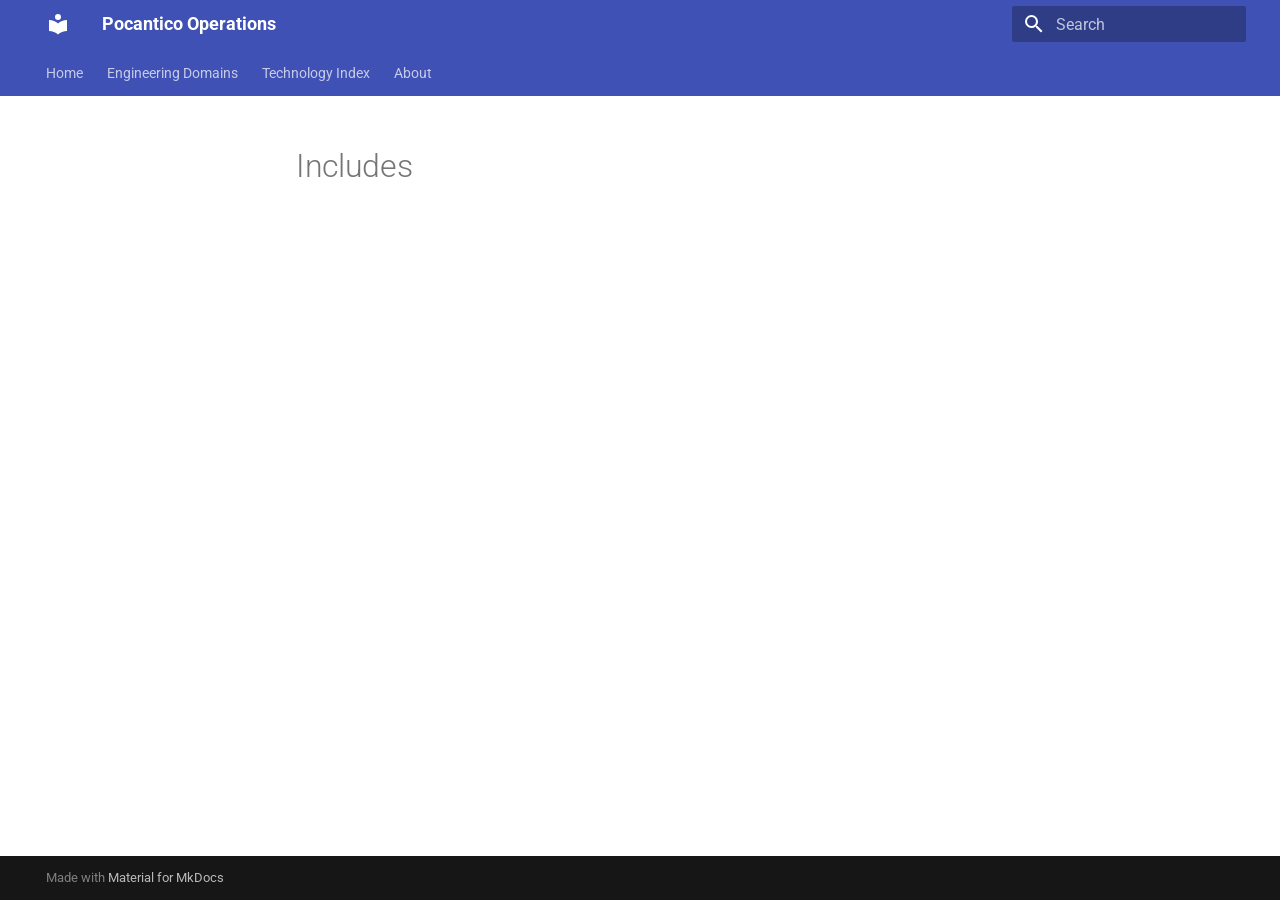
<file: includes/index.html>
<!doctype html>
<html lang="en" class="no-js">
  <head>
    
      <meta charset="utf-8">
      <meta name="viewport" content="width=device-width,initial-scale=1">
      
        <meta name="description" content="Cloud & Network Engineering Portfolio">
      
      
        <meta name="author" content="Denis Muriuki">
      
      
      
      
      
        
      
      
      <link rel="icon" href="../assets/images/favicon.png">
      <meta name="generator" content="mkdocs-1.6.1, mkdocs-material-9.8.1">
    
    
      
        <title>Includes - Pocantico Operations</title>
      
    
    
      <link rel="stylesheet" href="../assets/stylesheets/main.57a0d79d.min.css">
      
      


    
    
      
    
    
      
        
        
        <link rel="preconnect" href="https://fonts.gstatic.com" crossorigin>
        <link rel="stylesheet" href="https://fonts.googleapis.com/css?family=Roboto:300,300i,400,400i,700,700i%7CRoboto+Mono:400,400i,700,700i&display=fallback">
        <style>:root{--md-text-font:"Roboto";--md-code-font:"Roboto Mono"}</style>
      
    
    
    <script>__md_scope=new URL("..",location),__md_hash=e=>[...e].reduce(((e,_)=>(e<<5)-e+_.charCodeAt(0)),0),__md_get=(e,_=localStorage,t=__md_scope)=>JSON.parse(_.getItem(t.pathname+"."+e)),__md_set=(e,_,t=localStorage,a=__md_scope)=>{try{t.setItem(a.pathname+"."+e,JSON.stringify(_))}catch(e){}}</script>
    
      

    
    
  </head>
  
  
    <body dir="ltr">
  
    
    <input class="md-toggle" data-md-toggle="drawer" type="checkbox" id="__drawer" autocomplete="off">
    <input class="md-toggle" data-md-toggle="search" type="checkbox" id="__search" autocomplete="off">
    <label class="md-overlay" for="__drawer"></label>
    <div data-md-component="skip">
      
    </div>
    <div data-md-component="announce">
      
    </div>
    
    
      

<header class="md-header" data-md-component="header">
  <nav class="md-header__inner md-grid" aria-label="Header">
    <a href=".." title="Pocantico Operations" class="md-header__button md-logo" aria-label="Pocantico Operations" data-md-component="logo">
      
  
  <svg xmlns="http://www.w3.org/2000/svg" viewBox="0 0 24 24"><path d="M12 8a3 3 0 0 0 3-3 3 3 0 0 0-3-3 3 3 0 0 0-3 3 3 3 0 0 0 3 3m0 3.54C9.64 9.35 6.5 8 3 8v11c3.5 0 6.64 1.35 9 3.54 2.36-2.19 5.5-3.54 9-3.54V8c-3.5 0-6.64 1.35-9 3.54"/></svg>

    </a>
    <label class="md-header__button md-icon" for="__drawer">
      
      <svg xmlns="http://www.w3.org/2000/svg" viewBox="0 0 24 24"><path d="M3 6h18v2H3zm0 5h18v2H3zm0 5h18v2H3z"/></svg>
    </label>
    <div class="md-header__title" data-md-component="header-title">
      <div class="md-header__ellipsis">
        <div class="md-header__topic">
          <span class="md-ellipsis">
            Pocantico Operations
          </span>
        </div>
        <div class="md-header__topic" data-md-component="header-topic">
          <span class="md-ellipsis">
            
              Includes
            
          </span>
        </div>
      </div>
    </div>
    
    
      <script>var palette=__md_get("__palette");if(palette&&palette.color){if("(prefers-color-scheme)"===palette.color.media){var media=matchMedia("(prefers-color-scheme: light)"),input=document.querySelector(media.matches?"[data-md-color-media='(prefers-color-scheme: light)']":"[data-md-color-media='(prefers-color-scheme: dark)']");palette.color.media=input.getAttribute("data-md-color-media"),palette.color.scheme=input.getAttribute("data-md-color-scheme"),palette.color.primary=input.getAttribute("data-md-color-primary"),palette.color.accent=input.getAttribute("data-md-color-accent")}for(var[key,value]of Object.entries(palette.color))document.body.setAttribute("data-md-color-"+key,value)}</script>
    
    
    
      
      
        <label class="md-header__button md-icon" for="__search">
          
          <svg xmlns="http://www.w3.org/2000/svg" viewBox="0 0 24 24"><path d="M9.5 3A6.5 6.5 0 0 1 16 9.5c0 1.61-.59 3.09-1.56 4.23l.27.27h.79l5 5-1.5 1.5-5-5v-.79l-.27-.27A6.52 6.52 0 0 1 9.5 16 6.5 6.5 0 0 1 3 9.5 6.5 6.5 0 0 1 9.5 3m0 2C7 5 5 7 5 9.5S7 14 9.5 14 14 12 14 9.5 12 5 9.5 5"/></svg>
        </label>
        <div class="md-search" data-md-component="search" role="dialog">
  <label class="md-search__overlay" for="__search"></label>
  <div class="md-search__inner" role="search">
    <form class="md-search__form" name="search">
      <input type="text" class="md-search__input" name="query" aria-label="Search" placeholder="Search" autocapitalize="off" autocorrect="off" autocomplete="off" spellcheck="false" data-md-component="search-query" required>
      <label class="md-search__icon md-icon" for="__search">
        
        <svg xmlns="http://www.w3.org/2000/svg" viewBox="0 0 24 24"><path d="M9.5 3A6.5 6.5 0 0 1 16 9.5c0 1.61-.59 3.09-1.56 4.23l.27.27h.79l5 5-1.5 1.5-5-5v-.79l-.27-.27A6.52 6.52 0 0 1 9.5 16 6.5 6.5 0 0 1 3 9.5 6.5 6.5 0 0 1 9.5 3m0 2C7 5 5 7 5 9.5S7 14 9.5 14 14 12 14 9.5 12 5 9.5 5"/></svg>
        
        <svg xmlns="http://www.w3.org/2000/svg" viewBox="0 0 24 24"><path d="M20 11v2H8l5.5 5.5-1.42 1.42L4.16 12l7.92-7.92L13.5 5.5 8 11z"/></svg>
      </label>
      <nav class="md-search__options" aria-label="Search">
        
        <button type="reset" class="md-search__icon md-icon" title="Clear" aria-label="Clear" tabindex="-1">
          
          <svg xmlns="http://www.w3.org/2000/svg" viewBox="0 0 24 24"><path d="M19 6.41 17.59 5 12 10.59 6.41 5 5 6.41 10.59 12 5 17.59 6.41 19 12 13.41 17.59 19 19 17.59 13.41 12z"/></svg>
        </button>
      </nav>
      
    </form>
    <div class="md-search__output">
      <div class="md-search__scrollwrap" tabindex="0" data-md-scrollfix>
        <div class="md-search-result" data-md-component="search-result">
          <div class="md-search-result__meta">
            Initializing search
          </div>
          <ol class="md-search-result__list" role="presentation"></ol>
        </div>
      </div>
    </div>
  </div>
</div>
      
    
    
  </nav>
  
</header>
    
    <div class="md-container" data-md-component="container">
      
      
        
          
            
<nav class="md-tabs" aria-label="Tabs" data-md-component="tabs">
  <div class="md-grid">
    <ul class="md-tabs__list">
      
        
  
  
  
  
    <li class="md-tabs__item">
      <a href=".." class="md-tabs__link">
        
  
  
    
  
  Home

      </a>
    </li>
  

      
        
  
  
  
  
    
    
      <li class="md-tabs__item">
        <a href="../runbooks/azure/az-900/" class="md-tabs__link">
          
  
  
  Engineering Domains

        </a>
      </li>
    
  

      
        
  
  
  
  
    <li class="md-tabs__item">
      <a href="../tags/" class="md-tabs__link">
        
  
  
    
  
  Technology Index

      </a>
    </li>
  

      
        
  
  
  
  
    <li class="md-tabs__item">
      <a href="../about/" class="md-tabs__link">
        
  
  
    
  
  About

      </a>
    </li>
  

      
    </ul>
  </div>
</nav>
          
        
      
      <main class="md-main" data-md-component="main">
        <div class="md-main__inner md-grid">
          
            
              
              <div class="md-sidebar md-sidebar--primary" data-md-component="sidebar" data-md-type="navigation" >
                <div class="md-sidebar__scrollwrap">
                  <div class="md-sidebar__inner">
                    


  


<nav class="md-nav md-nav--primary md-nav--lifted" aria-label="Navigation" data-md-level="0">
  <label class="md-nav__title" for="__drawer">
    <a href=".." title="Pocantico Operations" class="md-nav__button md-logo" aria-label="Pocantico Operations" data-md-component="logo">
      
  
  <svg xmlns="http://www.w3.org/2000/svg" viewBox="0 0 24 24"><path d="M12 8a3 3 0 0 0 3-3 3 3 0 0 0-3-3 3 3 0 0 0-3 3 3 3 0 0 0 3 3m0 3.54C9.64 9.35 6.5 8 3 8v11c3.5 0 6.64 1.35 9 3.54 2.36-2.19 5.5-3.54 9-3.54V8c-3.5 0-6.64 1.35-9 3.54"/></svg>

    </a>
    Pocantico Operations
  </label>
  
  <ul class="md-nav__list" data-md-scrollfix>
    
      
      
  
  
  
  
    <li class="md-nav__item">
      <a href=".." class="md-nav__link">
        
  
  
  <span class="md-ellipsis">
    
  
    Home
  

    
  </span>
  
  

      </a>
    </li>
  

    
      
      
  
  
  
  
    
    
    
    
      
      
        
      
    
    
    <li class="md-nav__item md-nav__item--nested">
      
        
        
        <input class="md-nav__toggle md-toggle " type="checkbox" id="__nav_2" >
        
          
          <label class="md-nav__link" for="__nav_2" id="__nav_2_label" tabindex="0">
            
  
  
  <span class="md-ellipsis">
    
  
    Engineering Domains
  

    
  </span>
  
  

            <span class="md-nav__icon md-icon"></span>
          </label>
        
        <nav class="md-nav" data-md-level="1" aria-labelledby="__nav_2_label" aria-expanded="false">
          <label class="md-nav__title" for="__nav_2">
            <span class="md-nav__icon md-icon"></span>
            
  
    Engineering Domains
  

          </label>
          <ul class="md-nav__list" data-md-scrollfix>
            
              
                
  
  
  
  
    <li class="md-nav__item">
      <a href="../runbooks/azure/az-900/" class="md-nav__link">
        
  
  
  <span class="md-ellipsis">
    
  
    Cloud & IaC (Azure)
  

    
  </span>
  
  

      </a>
    </li>
  

              
            
              
                
  
  
  
  
    <li class="md-nav__item">
      <a href="../runbooks/linux/rhel9/" class="md-nav__link">
        
  
  
  <span class="md-ellipsis">
    
  
    Linux & Systems Admin
  

    
  </span>
  
  

      </a>
    </li>
  

              
            
              
                
  
  
  
  
    <li class="md-nav__item">
      <a href="../runbooks/networking/ccna/" class="md-nav__link">
        
  
  
  <span class="md-ellipsis">
    
  
    Enterprise Networking
  

    
  </span>
  
  

      </a>
    </li>
  

              
            
          </ul>
        </nav>
      
    </li>
  

    
      
      
  
  
  
  
    <li class="md-nav__item">
      <a href="../tags/" class="md-nav__link">
        
  
  
  <span class="md-ellipsis">
    
  
    Technology Index
  

    
  </span>
  
  

      </a>
    </li>
  

    
      
      
  
  
  
  
    <li class="md-nav__item">
      <a href="../about/" class="md-nav__link">
        
  
  
  <span class="md-ellipsis">
    
  
    About
  

    
  </span>
  
  

      </a>
    </li>
  

    
  </ul>
</nav>
                  </div>
                </div>
              </div>
            
            
              
              <div class="md-sidebar md-sidebar--secondary" data-md-component="sidebar" data-md-type="toc" >
                <div class="md-sidebar__scrollwrap">
                  <div class="md-sidebar__inner">
                    

<nav class="md-nav md-nav--secondary" aria-label="Table of contents">
  
  
  
  
</nav>
                  </div>
                </div>
              </div>
            
          
          
            <div class="md-content" data-md-component="content">
              
              <article class="md-content__inner md-typeset">
                
                  



  <h1>Includes</h1>














                
              </article>
            </div>
          
          
<script>var target=document.getElementById(location.hash.slice(1));target&&target.name&&(target.checked=target.name.startsWith("__tabbed_"))</script>
        </div>
        
          <button type="button" class="md-top md-icon" data-md-component="top" hidden>
  
  <svg xmlns="http://www.w3.org/2000/svg" viewBox="0 0 24 24"><path d="M13 20h-2V8l-5.5 5.5-1.42-1.42L12 4.16l7.92 7.92-1.42 1.42L13 8z"/></svg>
  Back to top
</button>
        
      </main>
      
        <footer class="md-footer">
  
  <div class="md-footer-meta md-typeset">
    <div class="md-footer-meta__inner md-grid">
      <div class="md-copyright">
  
  
    Made with
    <a href="https://squidfunk.github.io/mkdocs-material/" target="_blank" rel="noopener">
      Material for MkDocs
    </a>
  
</div>
      
    </div>
  </div>
</footer>
      
    </div>
    <div class="md-dialog" data-md-component="dialog">
      <div class="md-dialog__inner md-typeset"></div>
    </div>
    
    
    
      
      
      <script id="__config" type="application/json">{"annotate": null, "base": "..", "features": ["navigation.tabs", "navigation.sections", "navigation.top"], "search": "../assets/javascripts/workers/search.a7633da7.min.js", "tags": null, "translations": {"clipboard.copied": "Copied to clipboard", "clipboard.copy": "Copy to clipboard", "search.result.more.one": "1 more on this page", "search.result.more.other": "# more on this page", "search.result.none": "No matching documents", "search.result.one": "1 matching document", "search.result.other": "# matching documents", "search.result.placeholder": "Type to start searching", "search.result.term.missing": "Missing", "select.version": "Select version"}, "version": null}</script>
    
    
      <script src="../assets/javascripts/bundle.a5f9d56c.min.js"></script>
      
    
  </body>
</html>
</file>
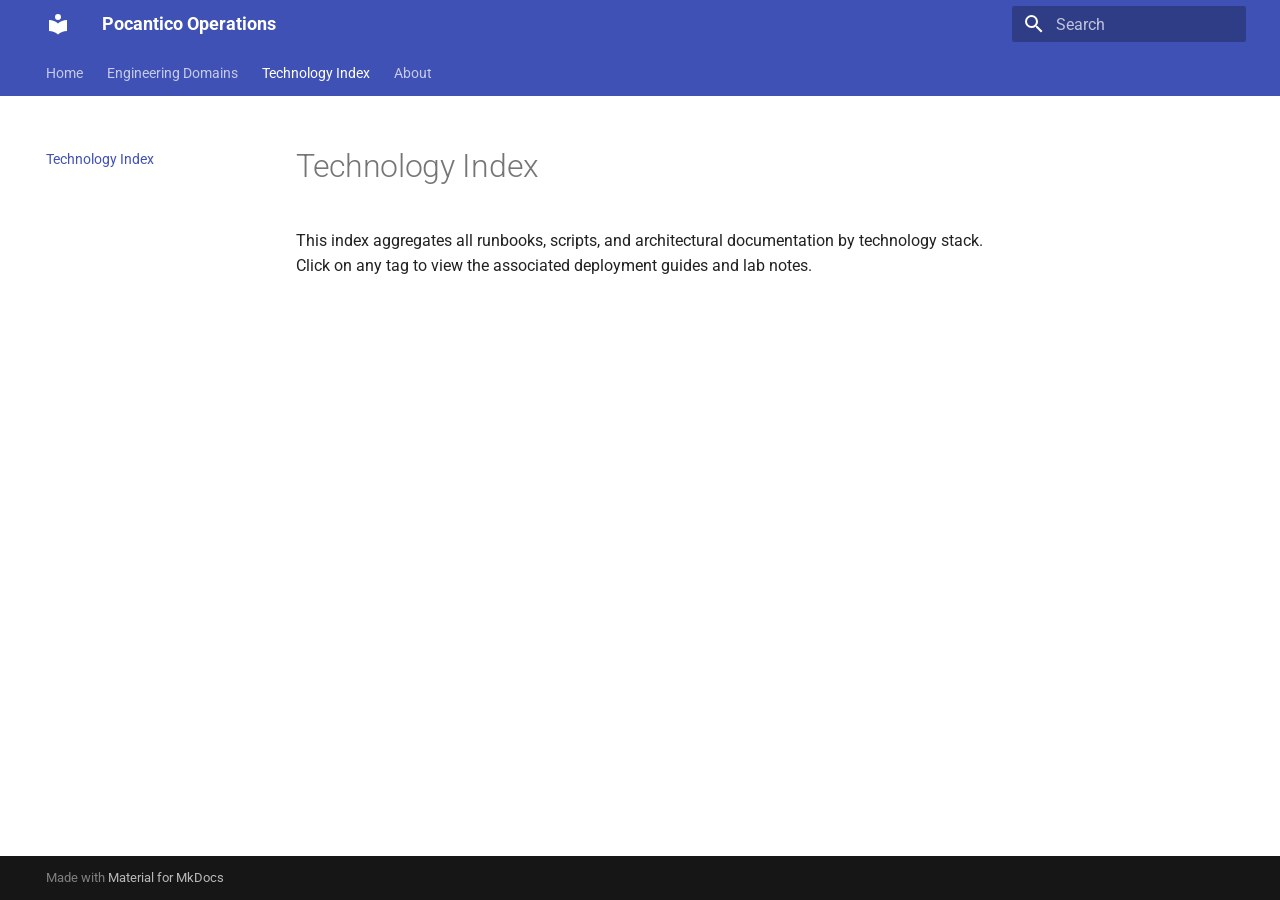
<file: tags/index.html>
<!doctype html>
<html lang="en" class="no-js">
  <head>
    
      <meta charset="utf-8">
      <meta name="viewport" content="width=device-width,initial-scale=1">
      
        <meta name="description" content="Cloud & Network Engineering Portfolio">
      
      
        <meta name="author" content="Denis Muriuki">
      
      
      
        <link rel="prev" href="../runbooks/networking/ccna/">
      
      
        <link rel="next" href="../about/">
      
      
        
      
      
      <link rel="icon" href="../assets/images/favicon.png">
      <meta name="generator" content="mkdocs-1.6.1, mkdocs-material-9.8.1">
    
    
      
        <title>Technology Index - Pocantico Operations</title>
      
    
    
      <link rel="stylesheet" href="../assets/stylesheets/main.57a0d79d.min.css">
      
      


    
    
      
    
    
      
        
        
        <link rel="preconnect" href="https://fonts.gstatic.com" crossorigin>
        <link rel="stylesheet" href="https://fonts.googleapis.com/css?family=Roboto:300,300i,400,400i,700,700i%7CRoboto+Mono:400,400i,700,700i&display=fallback">
        <style>:root{--md-text-font:"Roboto";--md-code-font:"Roboto Mono"}</style>
      
    
    
    <script>__md_scope=new URL("..",location),__md_hash=e=>[...e].reduce(((e,_)=>(e<<5)-e+_.charCodeAt(0)),0),__md_get=(e,_=localStorage,t=__md_scope)=>JSON.parse(_.getItem(t.pathname+"."+e)),__md_set=(e,_,t=localStorage,a=__md_scope)=>{try{t.setItem(a.pathname+"."+e,JSON.stringify(_))}catch(e){}}</script>
    
      

    
    
  </head>
  
  
    <body dir="ltr">
  
    
    <input class="md-toggle" data-md-toggle="drawer" type="checkbox" id="__drawer" autocomplete="off">
    <input class="md-toggle" data-md-toggle="search" type="checkbox" id="__search" autocomplete="off">
    <label class="md-overlay" for="__drawer"></label>
    <div data-md-component="skip">
      
        
        <a href="#technology-index" class="md-skip">
          Skip to content
        </a>
      
    </div>
    <div data-md-component="announce">
      
    </div>
    
    
      

<header class="md-header" data-md-component="header">
  <nav class="md-header__inner md-grid" aria-label="Header">
    <a href=".." title="Pocantico Operations" class="md-header__button md-logo" aria-label="Pocantico Operations" data-md-component="logo">
      
  
  <svg xmlns="http://www.w3.org/2000/svg" viewBox="0 0 24 24"><path d="M12 8a3 3 0 0 0 3-3 3 3 0 0 0-3-3 3 3 0 0 0-3 3 3 3 0 0 0 3 3m0 3.54C9.64 9.35 6.5 8 3 8v11c3.5 0 6.64 1.35 9 3.54 2.36-2.19 5.5-3.54 9-3.54V8c-3.5 0-6.64 1.35-9 3.54"/></svg>

    </a>
    <label class="md-header__button md-icon" for="__drawer">
      
      <svg xmlns="http://www.w3.org/2000/svg" viewBox="0 0 24 24"><path d="M3 6h18v2H3zm0 5h18v2H3zm0 5h18v2H3z"/></svg>
    </label>
    <div class="md-header__title" data-md-component="header-title">
      <div class="md-header__ellipsis">
        <div class="md-header__topic">
          <span class="md-ellipsis">
            Pocantico Operations
          </span>
        </div>
        <div class="md-header__topic" data-md-component="header-topic">
          <span class="md-ellipsis">
            
              Technology Index
            
          </span>
        </div>
      </div>
    </div>
    
    
      <script>var palette=__md_get("__palette");if(palette&&palette.color){if("(prefers-color-scheme)"===palette.color.media){var media=matchMedia("(prefers-color-scheme: light)"),input=document.querySelector(media.matches?"[data-md-color-media='(prefers-color-scheme: light)']":"[data-md-color-media='(prefers-color-scheme: dark)']");palette.color.media=input.getAttribute("data-md-color-media"),palette.color.scheme=input.getAttribute("data-md-color-scheme"),palette.color.primary=input.getAttribute("data-md-color-primary"),palette.color.accent=input.getAttribute("data-md-color-accent")}for(var[key,value]of Object.entries(palette.color))document.body.setAttribute("data-md-color-"+key,value)}</script>
    
    
    
      
      
        <label class="md-header__button md-icon" for="__search">
          
          <svg xmlns="http://www.w3.org/2000/svg" viewBox="0 0 24 24"><path d="M9.5 3A6.5 6.5 0 0 1 16 9.5c0 1.61-.59 3.09-1.56 4.23l.27.27h.79l5 5-1.5 1.5-5-5v-.79l-.27-.27A6.52 6.52 0 0 1 9.5 16 6.5 6.5 0 0 1 3 9.5 6.5 6.5 0 0 1 9.5 3m0 2C7 5 5 7 5 9.5S7 14 9.5 14 14 12 14 9.5 12 5 9.5 5"/></svg>
        </label>
        <div class="md-search" data-md-component="search" role="dialog">
  <label class="md-search__overlay" for="__search"></label>
  <div class="md-search__inner" role="search">
    <form class="md-search__form" name="search">
      <input type="text" class="md-search__input" name="query" aria-label="Search" placeholder="Search" autocapitalize="off" autocorrect="off" autocomplete="off" spellcheck="false" data-md-component="search-query" required>
      <label class="md-search__icon md-icon" for="__search">
        
        <svg xmlns="http://www.w3.org/2000/svg" viewBox="0 0 24 24"><path d="M9.5 3A6.5 6.5 0 0 1 16 9.5c0 1.61-.59 3.09-1.56 4.23l.27.27h.79l5 5-1.5 1.5-5-5v-.79l-.27-.27A6.52 6.52 0 0 1 9.5 16 6.5 6.5 0 0 1 3 9.5 6.5 6.5 0 0 1 9.5 3m0 2C7 5 5 7 5 9.5S7 14 9.5 14 14 12 14 9.5 12 5 9.5 5"/></svg>
        
        <svg xmlns="http://www.w3.org/2000/svg" viewBox="0 0 24 24"><path d="M20 11v2H8l5.5 5.5-1.42 1.42L4.16 12l7.92-7.92L13.5 5.5 8 11z"/></svg>
      </label>
      <nav class="md-search__options" aria-label="Search">
        
        <button type="reset" class="md-search__icon md-icon" title="Clear" aria-label="Clear" tabindex="-1">
          
          <svg xmlns="http://www.w3.org/2000/svg" viewBox="0 0 24 24"><path d="M19 6.41 17.59 5 12 10.59 6.41 5 5 6.41 10.59 12 5 17.59 6.41 19 12 13.41 17.59 19 19 17.59 13.41 12z"/></svg>
        </button>
      </nav>
      
    </form>
    <div class="md-search__output">
      <div class="md-search__scrollwrap" tabindex="0" data-md-scrollfix>
        <div class="md-search-result" data-md-component="search-result">
          <div class="md-search-result__meta">
            Initializing search
          </div>
          <ol class="md-search-result__list" role="presentation"></ol>
        </div>
      </div>
    </div>
  </div>
</div>
      
    
    
  </nav>
  
</header>
    
    <div class="md-container" data-md-component="container">
      
      
        
          
            
<nav class="md-tabs" aria-label="Tabs" data-md-component="tabs">
  <div class="md-grid">
    <ul class="md-tabs__list">
      
        
  
  
  
  
    <li class="md-tabs__item">
      <a href=".." class="md-tabs__link">
        
  
  
    
  
  Home

      </a>
    </li>
  

      
        
  
  
  
  
    
    
      <li class="md-tabs__item">
        <a href="../runbooks/azure/az-900/" class="md-tabs__link">
          
  
  
  Engineering Domains

        </a>
      </li>
    
  

      
        
  
  
  
    
  
  
    <li class="md-tabs__item md-tabs__item--active">
      <a href="./" class="md-tabs__link">
        
  
  
    
  
  Technology Index

      </a>
    </li>
  

      
        
  
  
  
  
    <li class="md-tabs__item">
      <a href="../about/" class="md-tabs__link">
        
  
  
    
  
  About

      </a>
    </li>
  

      
    </ul>
  </div>
</nav>
          
        
      
      <main class="md-main" data-md-component="main">
        <div class="md-main__inner md-grid">
          
            
              
              <div class="md-sidebar md-sidebar--primary" data-md-component="sidebar" data-md-type="navigation" >
                <div class="md-sidebar__scrollwrap">
                  <div class="md-sidebar__inner">
                    


  


<nav class="md-nav md-nav--primary md-nav--lifted" aria-label="Navigation" data-md-level="0">
  <label class="md-nav__title" for="__drawer">
    <a href=".." title="Pocantico Operations" class="md-nav__button md-logo" aria-label="Pocantico Operations" data-md-component="logo">
      
  
  <svg xmlns="http://www.w3.org/2000/svg" viewBox="0 0 24 24"><path d="M12 8a3 3 0 0 0 3-3 3 3 0 0 0-3-3 3 3 0 0 0-3 3 3 3 0 0 0 3 3m0 3.54C9.64 9.35 6.5 8 3 8v11c3.5 0 6.64 1.35 9 3.54 2.36-2.19 5.5-3.54 9-3.54V8c-3.5 0-6.64 1.35-9 3.54"/></svg>

    </a>
    Pocantico Operations
  </label>
  
  <ul class="md-nav__list" data-md-scrollfix>
    
      
      
  
  
  
  
    <li class="md-nav__item">
      <a href=".." class="md-nav__link">
        
  
  
  <span class="md-ellipsis">
    
  
    Home
  

    
  </span>
  
  

      </a>
    </li>
  

    
      
      
  
  
  
  
    
    
    
    
      
      
        
      
    
    
    <li class="md-nav__item md-nav__item--nested">
      
        
        
        <input class="md-nav__toggle md-toggle " type="checkbox" id="__nav_2" >
        
          
          <label class="md-nav__link" for="__nav_2" id="__nav_2_label" tabindex="0">
            
  
  
  <span class="md-ellipsis">
    
  
    Engineering Domains
  

    
  </span>
  
  

            <span class="md-nav__icon md-icon"></span>
          </label>
        
        <nav class="md-nav" data-md-level="1" aria-labelledby="__nav_2_label" aria-expanded="false">
          <label class="md-nav__title" for="__nav_2">
            <span class="md-nav__icon md-icon"></span>
            
  
    Engineering Domains
  

          </label>
          <ul class="md-nav__list" data-md-scrollfix>
            
              
                
  
  
  
  
    <li class="md-nav__item">
      <a href="../runbooks/azure/az-900/" class="md-nav__link">
        
  
  
  <span class="md-ellipsis">
    
  
    Cloud & IaC (Azure)
  

    
  </span>
  
  

      </a>
    </li>
  

              
            
              
                
  
  
  
  
    <li class="md-nav__item">
      <a href="../runbooks/linux/rhel9/" class="md-nav__link">
        
  
  
  <span class="md-ellipsis">
    
  
    Linux & Systems Admin
  

    
  </span>
  
  

      </a>
    </li>
  

              
            
              
                
  
  
  
  
    <li class="md-nav__item">
      <a href="../runbooks/networking/ccna/" class="md-nav__link">
        
  
  
  <span class="md-ellipsis">
    
  
    Enterprise Networking
  

    
  </span>
  
  

      </a>
    </li>
  

              
            
          </ul>
        </nav>
      
    </li>
  

    
      
      
  
  
    
  
  
  
    <li class="md-nav__item md-nav__item--active">
      
      <input class="md-nav__toggle md-toggle" type="checkbox" id="__toc">
      
      
        
      
      
      <a href="./" class="md-nav__link md-nav__link--active">
        
  
  
  <span class="md-ellipsis">
    
  
    Technology Index
  

    
  </span>
  
  

      </a>
      
    </li>
  

    
      
      
  
  
  
  
    <li class="md-nav__item">
      <a href="../about/" class="md-nav__link">
        
  
  
  <span class="md-ellipsis">
    
  
    About
  

    
  </span>
  
  

      </a>
    </li>
  

    
  </ul>
</nav>
                  </div>
                </div>
              </div>
            
            
              
              <div class="md-sidebar md-sidebar--secondary" data-md-component="sidebar" data-md-type="toc" >
                <div class="md-sidebar__scrollwrap">
                  <div class="md-sidebar__inner">
                    

<nav class="md-nav md-nav--secondary" aria-label="Table of contents">
  
  
  
    
  
  
</nav>
                  </div>
                </div>
              </div>
            
          
          
            <div class="md-content" data-md-component="content">
              
              <article class="md-content__inner md-typeset">
                
                  



<h1 id="technology-index">Technology Index</h1>
<p>This index aggregates all runbooks, scripts, and architectural documentation by technology stack. Click on any tag to view the associated deployment guides and lab notes.</p>
<!-- The MkDocs tags plugin will automatically inject the generated glossary list directly below this line during the build process. -->












                
              </article>
            </div>
          
          
<script>var target=document.getElementById(location.hash.slice(1));target&&target.name&&(target.checked=target.name.startsWith("__tabbed_"))</script>
        </div>
        
          <button type="button" class="md-top md-icon" data-md-component="top" hidden>
  
  <svg xmlns="http://www.w3.org/2000/svg" viewBox="0 0 24 24"><path d="M13 20h-2V8l-5.5 5.5-1.42-1.42L12 4.16l7.92 7.92-1.42 1.42L13 8z"/></svg>
  Back to top
</button>
        
      </main>
      
        <footer class="md-footer">
  
  <div class="md-footer-meta md-typeset">
    <div class="md-footer-meta__inner md-grid">
      <div class="md-copyright">
  
  
    Made with
    <a href="https://squidfunk.github.io/mkdocs-material/" target="_blank" rel="noopener">
      Material for MkDocs
    </a>
  
</div>
      
    </div>
  </div>
</footer>
      
    </div>
    <div class="md-dialog" data-md-component="dialog">
      <div class="md-dialog__inner md-typeset"></div>
    </div>
    
    
    
      
      
      <script id="__config" type="application/json">{"annotate": null, "base": "..", "features": ["navigation.tabs", "navigation.sections", "navigation.top"], "search": "../assets/javascripts/workers/search.a7633da7.min.js", "tags": null, "translations": {"clipboard.copied": "Copied to clipboard", "clipboard.copy": "Copy to clipboard", "search.result.more.one": "1 more on this page", "search.result.more.other": "# more on this page", "search.result.none": "No matching documents", "search.result.one": "1 matching document", "search.result.other": "# matching documents", "search.result.placeholder": "Type to start searching", "search.result.term.missing": "Missing", "select.version": "Select version"}, "version": null}</script>
    
    
      <script src="../assets/javascripts/bundle.a5f9d56c.min.js"></script>
      
    
  </body>
</html>
</file>
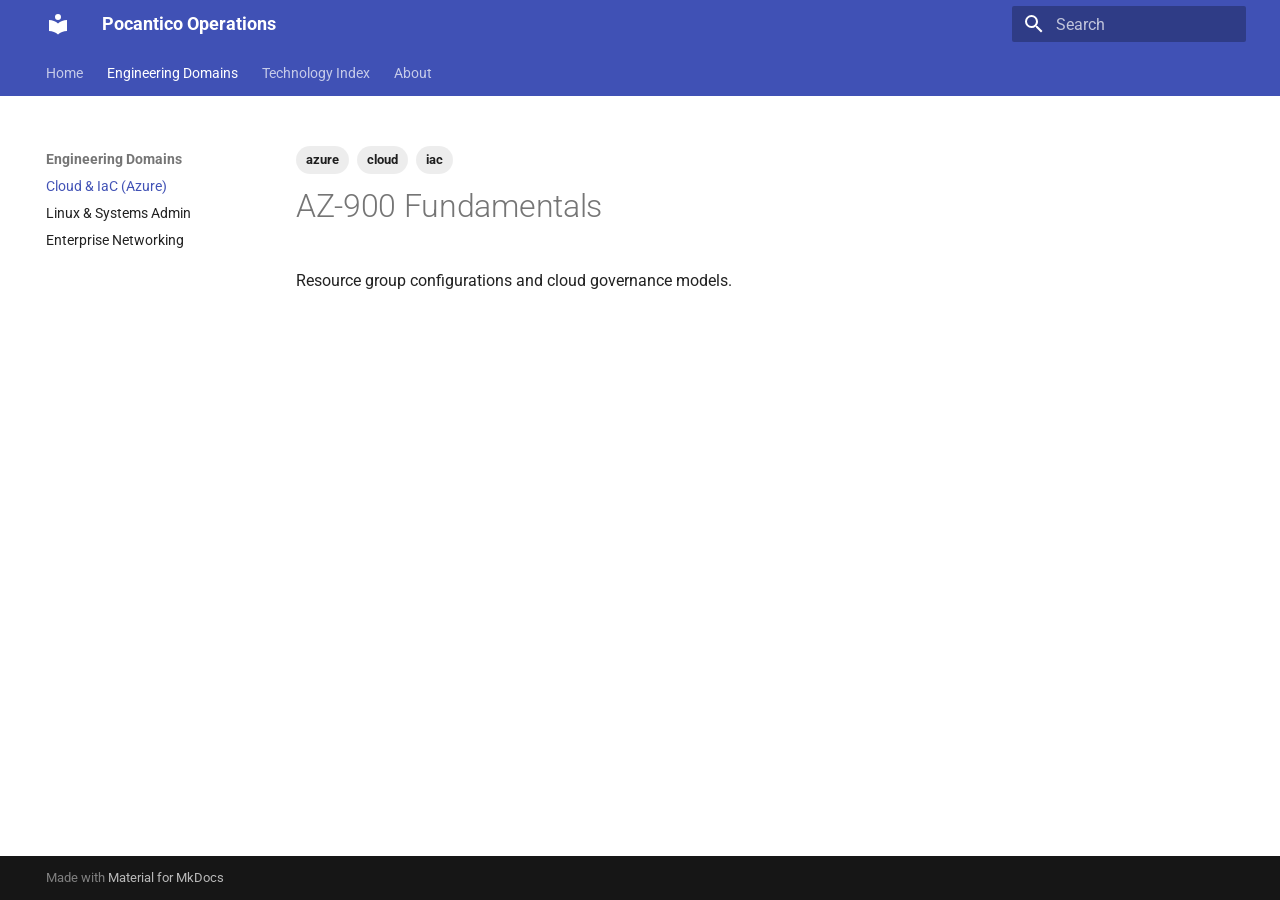
<file: runbooks/azure/az-900/index.html>
<!doctype html>
<html lang="en" class="no-js">
  <head>
    
      <meta charset="utf-8">
      <meta name="viewport" content="width=device-width,initial-scale=1">
      
        <meta name="description" content="Cloud & Network Engineering Portfolio">
      
      
        <meta name="author" content="Denis Muriuki">
      
      
      
        <link rel="prev" href="../../..">
      
      
        <link rel="next" href="../../linux/rhel9/">
      
      
        
      
      
      <link rel="icon" href="../../../assets/images/favicon.png">
      <meta name="generator" content="mkdocs-1.6.1, mkdocs-material-9.8.1">
    
    
      
        <title>Cloud & IaC (Azure) - Pocantico Operations</title>
      
    
    
      <link rel="stylesheet" href="../../../assets/stylesheets/main.57a0d79d.min.css">
      
      


    
    
      
    
    
      
        
        
        <link rel="preconnect" href="https://fonts.gstatic.com" crossorigin>
        <link rel="stylesheet" href="https://fonts.googleapis.com/css?family=Roboto:300,300i,400,400i,700,700i%7CRoboto+Mono:400,400i,700,700i&display=fallback">
        <style>:root{--md-text-font:"Roboto";--md-code-font:"Roboto Mono"}</style>
      
    
    
    <script>__md_scope=new URL("../../..",location),__md_hash=e=>[...e].reduce(((e,_)=>(e<<5)-e+_.charCodeAt(0)),0),__md_get=(e,_=localStorage,t=__md_scope)=>JSON.parse(_.getItem(t.pathname+"."+e)),__md_set=(e,_,t=localStorage,a=__md_scope)=>{try{t.setItem(a.pathname+"."+e,JSON.stringify(_))}catch(e){}}</script>
    
      

    
    
  </head>
  
  
    <body dir="ltr">
  
    
    <input class="md-toggle" data-md-toggle="drawer" type="checkbox" id="__drawer" autocomplete="off">
    <input class="md-toggle" data-md-toggle="search" type="checkbox" id="__search" autocomplete="off">
    <label class="md-overlay" for="__drawer"></label>
    <div data-md-component="skip">
      
        
        <a href="#az-900-fundamentals" class="md-skip">
          Skip to content
        </a>
      
    </div>
    <div data-md-component="announce">
      
    </div>
    
    
      

<header class="md-header" data-md-component="header">
  <nav class="md-header__inner md-grid" aria-label="Header">
    <a href="../../.." title="Pocantico Operations" class="md-header__button md-logo" aria-label="Pocantico Operations" data-md-component="logo">
      
  
  <svg xmlns="http://www.w3.org/2000/svg" viewBox="0 0 24 24"><path d="M12 8a3 3 0 0 0 3-3 3 3 0 0 0-3-3 3 3 0 0 0-3 3 3 3 0 0 0 3 3m0 3.54C9.64 9.35 6.5 8 3 8v11c3.5 0 6.64 1.35 9 3.54 2.36-2.19 5.5-3.54 9-3.54V8c-3.5 0-6.64 1.35-9 3.54"/></svg>

    </a>
    <label class="md-header__button md-icon" for="__drawer">
      
      <svg xmlns="http://www.w3.org/2000/svg" viewBox="0 0 24 24"><path d="M3 6h18v2H3zm0 5h18v2H3zm0 5h18v2H3z"/></svg>
    </label>
    <div class="md-header__title" data-md-component="header-title">
      <div class="md-header__ellipsis">
        <div class="md-header__topic">
          <span class="md-ellipsis">
            Pocantico Operations
          </span>
        </div>
        <div class="md-header__topic" data-md-component="header-topic">
          <span class="md-ellipsis">
            
              Cloud & IaC (Azure)
            
          </span>
        </div>
      </div>
    </div>
    
    
      <script>var palette=__md_get("__palette");if(palette&&palette.color){if("(prefers-color-scheme)"===palette.color.media){var media=matchMedia("(prefers-color-scheme: light)"),input=document.querySelector(media.matches?"[data-md-color-media='(prefers-color-scheme: light)']":"[data-md-color-media='(prefers-color-scheme: dark)']");palette.color.media=input.getAttribute("data-md-color-media"),palette.color.scheme=input.getAttribute("data-md-color-scheme"),palette.color.primary=input.getAttribute("data-md-color-primary"),palette.color.accent=input.getAttribute("data-md-color-accent")}for(var[key,value]of Object.entries(palette.color))document.body.setAttribute("data-md-color-"+key,value)}</script>
    
    
    
      
      
        <label class="md-header__button md-icon" for="__search">
          
          <svg xmlns="http://www.w3.org/2000/svg" viewBox="0 0 24 24"><path d="M9.5 3A6.5 6.5 0 0 1 16 9.5c0 1.61-.59 3.09-1.56 4.23l.27.27h.79l5 5-1.5 1.5-5-5v-.79l-.27-.27A6.52 6.52 0 0 1 9.5 16 6.5 6.5 0 0 1 3 9.5 6.5 6.5 0 0 1 9.5 3m0 2C7 5 5 7 5 9.5S7 14 9.5 14 14 12 14 9.5 12 5 9.5 5"/></svg>
        </label>
        <div class="md-search" data-md-component="search" role="dialog">
  <label class="md-search__overlay" for="__search"></label>
  <div class="md-search__inner" role="search">
    <form class="md-search__form" name="search">
      <input type="text" class="md-search__input" name="query" aria-label="Search" placeholder="Search" autocapitalize="off" autocorrect="off" autocomplete="off" spellcheck="false" data-md-component="search-query" required>
      <label class="md-search__icon md-icon" for="__search">
        
        <svg xmlns="http://www.w3.org/2000/svg" viewBox="0 0 24 24"><path d="M9.5 3A6.5 6.5 0 0 1 16 9.5c0 1.61-.59 3.09-1.56 4.23l.27.27h.79l5 5-1.5 1.5-5-5v-.79l-.27-.27A6.52 6.52 0 0 1 9.5 16 6.5 6.5 0 0 1 3 9.5 6.5 6.5 0 0 1 9.5 3m0 2C7 5 5 7 5 9.5S7 14 9.5 14 14 12 14 9.5 12 5 9.5 5"/></svg>
        
        <svg xmlns="http://www.w3.org/2000/svg" viewBox="0 0 24 24"><path d="M20 11v2H8l5.5 5.5-1.42 1.42L4.16 12l7.92-7.92L13.5 5.5 8 11z"/></svg>
      </label>
      <nav class="md-search__options" aria-label="Search">
        
        <button type="reset" class="md-search__icon md-icon" title="Clear" aria-label="Clear" tabindex="-1">
          
          <svg xmlns="http://www.w3.org/2000/svg" viewBox="0 0 24 24"><path d="M19 6.41 17.59 5 12 10.59 6.41 5 5 6.41 10.59 12 5 17.59 6.41 19 12 13.41 17.59 19 19 17.59 13.41 12z"/></svg>
        </button>
      </nav>
      
    </form>
    <div class="md-search__output">
      <div class="md-search__scrollwrap" tabindex="0" data-md-scrollfix>
        <div class="md-search-result" data-md-component="search-result">
          <div class="md-search-result__meta">
            Initializing search
          </div>
          <ol class="md-search-result__list" role="presentation"></ol>
        </div>
      </div>
    </div>
  </div>
</div>
      
    
    
  </nav>
  
</header>
    
    <div class="md-container" data-md-component="container">
      
      
        
          
            
<nav class="md-tabs" aria-label="Tabs" data-md-component="tabs">
  <div class="md-grid">
    <ul class="md-tabs__list">
      
        
  
  
  
  
    <li class="md-tabs__item">
      <a href="../../.." class="md-tabs__link">
        
  
  
    
  
  Home

      </a>
    </li>
  

      
        
  
  
  
    
  
  
    
    
      <li class="md-tabs__item md-tabs__item--active">
        <a href="./" class="md-tabs__link">
          
  
  
  Engineering Domains

        </a>
      </li>
    
  

      
        
  
  
  
  
    <li class="md-tabs__item">
      <a href="../../../tags/" class="md-tabs__link">
        
  
  
    
  
  Technology Index

      </a>
    </li>
  

      
        
  
  
  
  
    <li class="md-tabs__item">
      <a href="../../../about/" class="md-tabs__link">
        
  
  
    
  
  About

      </a>
    </li>
  

      
    </ul>
  </div>
</nav>
          
        
      
      <main class="md-main" data-md-component="main">
        <div class="md-main__inner md-grid">
          
            
              
              <div class="md-sidebar md-sidebar--primary" data-md-component="sidebar" data-md-type="navigation" >
                <div class="md-sidebar__scrollwrap">
                  <div class="md-sidebar__inner">
                    


  


<nav class="md-nav md-nav--primary md-nav--lifted" aria-label="Navigation" data-md-level="0">
  <label class="md-nav__title" for="__drawer">
    <a href="../../.." title="Pocantico Operations" class="md-nav__button md-logo" aria-label="Pocantico Operations" data-md-component="logo">
      
  
  <svg xmlns="http://www.w3.org/2000/svg" viewBox="0 0 24 24"><path d="M12 8a3 3 0 0 0 3-3 3 3 0 0 0-3-3 3 3 0 0 0-3 3 3 3 0 0 0 3 3m0 3.54C9.64 9.35 6.5 8 3 8v11c3.5 0 6.64 1.35 9 3.54 2.36-2.19 5.5-3.54 9-3.54V8c-3.5 0-6.64 1.35-9 3.54"/></svg>

    </a>
    Pocantico Operations
  </label>
  
  <ul class="md-nav__list" data-md-scrollfix>
    
      
      
  
  
  
  
    <li class="md-nav__item">
      <a href="../../.." class="md-nav__link">
        
  
  
  <span class="md-ellipsis">
    
  
    Home
  

    
  </span>
  
  

      </a>
    </li>
  

    
      
      
  
  
    
  
  
  
    
    
    
    
      
        
        
      
      
        
      
    
    
    <li class="md-nav__item md-nav__item--active md-nav__item--section md-nav__item--nested">
      
        
        
        <input class="md-nav__toggle md-toggle " type="checkbox" id="__nav_2" checked>
        
          
          <label class="md-nav__link" for="__nav_2" id="__nav_2_label" tabindex="">
            
  
  
  <span class="md-ellipsis">
    
  
    Engineering Domains
  

    
  </span>
  
  

            <span class="md-nav__icon md-icon"></span>
          </label>
        
        <nav class="md-nav" data-md-level="1" aria-labelledby="__nav_2_label" aria-expanded="true">
          <label class="md-nav__title" for="__nav_2">
            <span class="md-nav__icon md-icon"></span>
            
  
    Engineering Domains
  

          </label>
          <ul class="md-nav__list" data-md-scrollfix>
            
              
                
  
  
    
  
  
  
    <li class="md-nav__item md-nav__item--active">
      
      <input class="md-nav__toggle md-toggle" type="checkbox" id="__toc">
      
      
        
      
      
      <a href="./" class="md-nav__link md-nav__link--active">
        
  
  
  <span class="md-ellipsis">
    
  
    Cloud & IaC (Azure)
  

    
  </span>
  
  

      </a>
      
    </li>
  

              
            
              
                
  
  
  
  
    <li class="md-nav__item">
      <a href="../../linux/rhel9/" class="md-nav__link">
        
  
  
  <span class="md-ellipsis">
    
  
    Linux & Systems Admin
  

    
  </span>
  
  

      </a>
    </li>
  

              
            
              
                
  
  
  
  
    <li class="md-nav__item">
      <a href="../../networking/ccna/" class="md-nav__link">
        
  
  
  <span class="md-ellipsis">
    
  
    Enterprise Networking
  

    
  </span>
  
  

      </a>
    </li>
  

              
            
          </ul>
        </nav>
      
    </li>
  

    
      
      
  
  
  
  
    <li class="md-nav__item">
      <a href="../../../tags/" class="md-nav__link">
        
  
  
  <span class="md-ellipsis">
    
  
    Technology Index
  

    
  </span>
  
  

      </a>
    </li>
  

    
      
      
  
  
  
  
    <li class="md-nav__item">
      <a href="../../../about/" class="md-nav__link">
        
  
  
  <span class="md-ellipsis">
    
  
    About
  

    
  </span>
  
  

      </a>
    </li>
  

    
  </ul>
</nav>
                  </div>
                </div>
              </div>
            
            
              
              <div class="md-sidebar md-sidebar--secondary" data-md-component="sidebar" data-md-type="toc" >
                <div class="md-sidebar__scrollwrap">
                  <div class="md-sidebar__inner">
                    

<nav class="md-nav md-nav--secondary" aria-label="Table of contents">
  
  
  
    
  
  
</nav>
                  </div>
                </div>
              </div>
            
          
          
            <div class="md-content" data-md-component="content">
              
              <article class="md-content__inner md-typeset">
                
                  

  <nav class="md-tags" >
    
      
      
      
      
        <span class="md-tag">azure</span>
      
    
      
      
      
      
        <span class="md-tag">cloud</span>
      
    
      
      
      
      
        <span class="md-tag">iac</span>
      
    
  </nav>



<h1 id="az-900-fundamentals">AZ-900 Fundamentals</h1>
<p>Resource group configurations and cloud governance models.</p>







  
  






                
              </article>
            </div>
          
          
<script>var target=document.getElementById(location.hash.slice(1));target&&target.name&&(target.checked=target.name.startsWith("__tabbed_"))</script>
        </div>
        
          <button type="button" class="md-top md-icon" data-md-component="top" hidden>
  
  <svg xmlns="http://www.w3.org/2000/svg" viewBox="0 0 24 24"><path d="M13 20h-2V8l-5.5 5.5-1.42-1.42L12 4.16l7.92 7.92-1.42 1.42L13 8z"/></svg>
  Back to top
</button>
        
      </main>
      
        <footer class="md-footer">
  
  <div class="md-footer-meta md-typeset">
    <div class="md-footer-meta__inner md-grid">
      <div class="md-copyright">
  
  
    Made with
    <a href="https://squidfunk.github.io/mkdocs-material/" target="_blank" rel="noopener">
      Material for MkDocs
    </a>
  
</div>
      
    </div>
  </div>
</footer>
      
    </div>
    <div class="md-dialog" data-md-component="dialog">
      <div class="md-dialog__inner md-typeset"></div>
    </div>
    
    
    
      
      
      <script id="__config" type="application/json">{"annotate": null, "base": "../../..", "features": ["navigation.tabs", "navigation.sections", "navigation.top"], "search": "../../../assets/javascripts/workers/search.a7633da7.min.js", "tags": null, "translations": {"clipboard.copied": "Copied to clipboard", "clipboard.copy": "Copy to clipboard", "search.result.more.one": "1 more on this page", "search.result.more.other": "# more on this page", "search.result.none": "No matching documents", "search.result.one": "1 matching document", "search.result.other": "# matching documents", "search.result.placeholder": "Type to start searching", "search.result.term.missing": "Missing", "select.version": "Select version"}, "version": null}</script>
    
    
      <script src="../../../assets/javascripts/bundle.a5f9d56c.min.js"></script>
      
    
  </body>
</html>
</file>
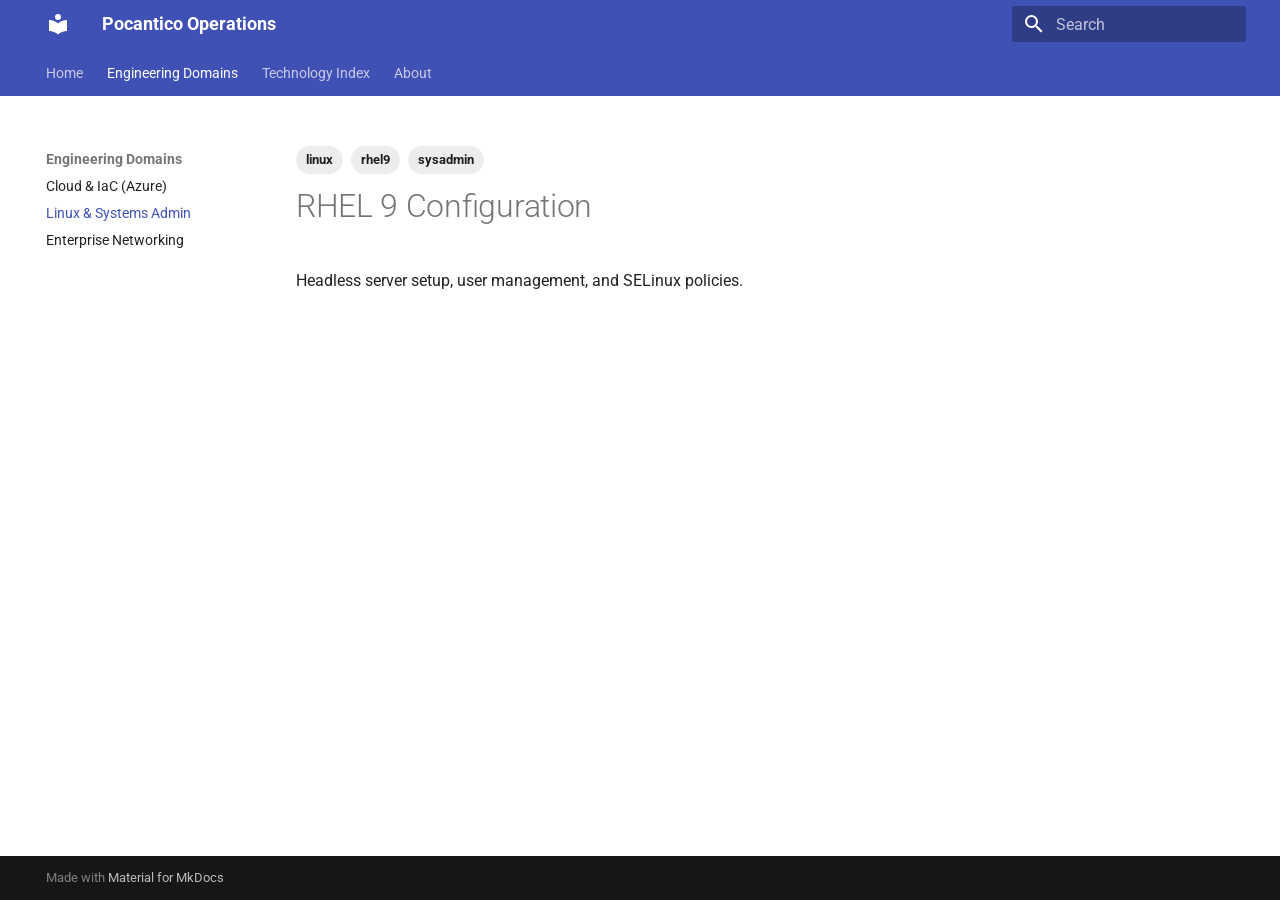
<file: runbooks/linux/rhel9/index.html>
<!doctype html>
<html lang="en" class="no-js">
  <head>
    
      <meta charset="utf-8">
      <meta name="viewport" content="width=device-width,initial-scale=1">
      
        <meta name="description" content="Cloud & Network Engineering Portfolio">
      
      
        <meta name="author" content="Denis Muriuki">
      
      
      
        <link rel="prev" href="../../azure/az-900/">
      
      
        <link rel="next" href="../../networking/ccna/">
      
      
        
      
      
      <link rel="icon" href="../../../assets/images/favicon.png">
      <meta name="generator" content="mkdocs-1.6.1, mkdocs-material-9.8.1">
    
    
      
        <title>Linux & Systems Admin - Pocantico Operations</title>
      
    
    
      <link rel="stylesheet" href="../../../assets/stylesheets/main.57a0d79d.min.css">
      
      


    
    
      
    
    
      
        
        
        <link rel="preconnect" href="https://fonts.gstatic.com" crossorigin>
        <link rel="stylesheet" href="https://fonts.googleapis.com/css?family=Roboto:300,300i,400,400i,700,700i%7CRoboto+Mono:400,400i,700,700i&display=fallback">
        <style>:root{--md-text-font:"Roboto";--md-code-font:"Roboto Mono"}</style>
      
    
    
    <script>__md_scope=new URL("../../..",location),__md_hash=e=>[...e].reduce(((e,_)=>(e<<5)-e+_.charCodeAt(0)),0),__md_get=(e,_=localStorage,t=__md_scope)=>JSON.parse(_.getItem(t.pathname+"."+e)),__md_set=(e,_,t=localStorage,a=__md_scope)=>{try{t.setItem(a.pathname+"."+e,JSON.stringify(_))}catch(e){}}</script>
    
      

    
    
  </head>
  
  
    <body dir="ltr">
  
    
    <input class="md-toggle" data-md-toggle="drawer" type="checkbox" id="__drawer" autocomplete="off">
    <input class="md-toggle" data-md-toggle="search" type="checkbox" id="__search" autocomplete="off">
    <label class="md-overlay" for="__drawer"></label>
    <div data-md-component="skip">
      
        
        <a href="#rhel-9-configuration" class="md-skip">
          Skip to content
        </a>
      
    </div>
    <div data-md-component="announce">
      
    </div>
    
    
      

<header class="md-header" data-md-component="header">
  <nav class="md-header__inner md-grid" aria-label="Header">
    <a href="../../.." title="Pocantico Operations" class="md-header__button md-logo" aria-label="Pocantico Operations" data-md-component="logo">
      
  
  <svg xmlns="http://www.w3.org/2000/svg" viewBox="0 0 24 24"><path d="M12 8a3 3 0 0 0 3-3 3 3 0 0 0-3-3 3 3 0 0 0-3 3 3 3 0 0 0 3 3m0 3.54C9.64 9.35 6.5 8 3 8v11c3.5 0 6.64 1.35 9 3.54 2.36-2.19 5.5-3.54 9-3.54V8c-3.5 0-6.64 1.35-9 3.54"/></svg>

    </a>
    <label class="md-header__button md-icon" for="__drawer">
      
      <svg xmlns="http://www.w3.org/2000/svg" viewBox="0 0 24 24"><path d="M3 6h18v2H3zm0 5h18v2H3zm0 5h18v2H3z"/></svg>
    </label>
    <div class="md-header__title" data-md-component="header-title">
      <div class="md-header__ellipsis">
        <div class="md-header__topic">
          <span class="md-ellipsis">
            Pocantico Operations
          </span>
        </div>
        <div class="md-header__topic" data-md-component="header-topic">
          <span class="md-ellipsis">
            
              Linux & Systems Admin
            
          </span>
        </div>
      </div>
    </div>
    
    
      <script>var palette=__md_get("__palette");if(palette&&palette.color){if("(prefers-color-scheme)"===palette.color.media){var media=matchMedia("(prefers-color-scheme: light)"),input=document.querySelector(media.matches?"[data-md-color-media='(prefers-color-scheme: light)']":"[data-md-color-media='(prefers-color-scheme: dark)']");palette.color.media=input.getAttribute("data-md-color-media"),palette.color.scheme=input.getAttribute("data-md-color-scheme"),palette.color.primary=input.getAttribute("data-md-color-primary"),palette.color.accent=input.getAttribute("data-md-color-accent")}for(var[key,value]of Object.entries(palette.color))document.body.setAttribute("data-md-color-"+key,value)}</script>
    
    
    
      
      
        <label class="md-header__button md-icon" for="__search">
          
          <svg xmlns="http://www.w3.org/2000/svg" viewBox="0 0 24 24"><path d="M9.5 3A6.5 6.5 0 0 1 16 9.5c0 1.61-.59 3.09-1.56 4.23l.27.27h.79l5 5-1.5 1.5-5-5v-.79l-.27-.27A6.52 6.52 0 0 1 9.5 16 6.5 6.5 0 0 1 3 9.5 6.5 6.5 0 0 1 9.5 3m0 2C7 5 5 7 5 9.5S7 14 9.5 14 14 12 14 9.5 12 5 9.5 5"/></svg>
        </label>
        <div class="md-search" data-md-component="search" role="dialog">
  <label class="md-search__overlay" for="__search"></label>
  <div class="md-search__inner" role="search">
    <form class="md-search__form" name="search">
      <input type="text" class="md-search__input" name="query" aria-label="Search" placeholder="Search" autocapitalize="off" autocorrect="off" autocomplete="off" spellcheck="false" data-md-component="search-query" required>
      <label class="md-search__icon md-icon" for="__search">
        
        <svg xmlns="http://www.w3.org/2000/svg" viewBox="0 0 24 24"><path d="M9.5 3A6.5 6.5 0 0 1 16 9.5c0 1.61-.59 3.09-1.56 4.23l.27.27h.79l5 5-1.5 1.5-5-5v-.79l-.27-.27A6.52 6.52 0 0 1 9.5 16 6.5 6.5 0 0 1 3 9.5 6.5 6.5 0 0 1 9.5 3m0 2C7 5 5 7 5 9.5S7 14 9.5 14 14 12 14 9.5 12 5 9.5 5"/></svg>
        
        <svg xmlns="http://www.w3.org/2000/svg" viewBox="0 0 24 24"><path d="M20 11v2H8l5.5 5.5-1.42 1.42L4.16 12l7.92-7.92L13.5 5.5 8 11z"/></svg>
      </label>
      <nav class="md-search__options" aria-label="Search">
        
        <button type="reset" class="md-search__icon md-icon" title="Clear" aria-label="Clear" tabindex="-1">
          
          <svg xmlns="http://www.w3.org/2000/svg" viewBox="0 0 24 24"><path d="M19 6.41 17.59 5 12 10.59 6.41 5 5 6.41 10.59 12 5 17.59 6.41 19 12 13.41 17.59 19 19 17.59 13.41 12z"/></svg>
        </button>
      </nav>
      
    </form>
    <div class="md-search__output">
      <div class="md-search__scrollwrap" tabindex="0" data-md-scrollfix>
        <div class="md-search-result" data-md-component="search-result">
          <div class="md-search-result__meta">
            Initializing search
          </div>
          <ol class="md-search-result__list" role="presentation"></ol>
        </div>
      </div>
    </div>
  </div>
</div>
      
    
    
  </nav>
  
</header>
    
    <div class="md-container" data-md-component="container">
      
      
        
          
            
<nav class="md-tabs" aria-label="Tabs" data-md-component="tabs">
  <div class="md-grid">
    <ul class="md-tabs__list">
      
        
  
  
  
  
    <li class="md-tabs__item">
      <a href="../../.." class="md-tabs__link">
        
  
  
    
  
  Home

      </a>
    </li>
  

      
        
  
  
  
    
  
  
    
    
      <li class="md-tabs__item md-tabs__item--active">
        <a href="../../azure/az-900/" class="md-tabs__link">
          
  
  
  Engineering Domains

        </a>
      </li>
    
  

      
        
  
  
  
  
    <li class="md-tabs__item">
      <a href="../../../tags/" class="md-tabs__link">
        
  
  
    
  
  Technology Index

      </a>
    </li>
  

      
        
  
  
  
  
    <li class="md-tabs__item">
      <a href="../../../about/" class="md-tabs__link">
        
  
  
    
  
  About

      </a>
    </li>
  

      
    </ul>
  </div>
</nav>
          
        
      
      <main class="md-main" data-md-component="main">
        <div class="md-main__inner md-grid">
          
            
              
              <div class="md-sidebar md-sidebar--primary" data-md-component="sidebar" data-md-type="navigation" >
                <div class="md-sidebar__scrollwrap">
                  <div class="md-sidebar__inner">
                    


  


<nav class="md-nav md-nav--primary md-nav--lifted" aria-label="Navigation" data-md-level="0">
  <label class="md-nav__title" for="__drawer">
    <a href="../../.." title="Pocantico Operations" class="md-nav__button md-logo" aria-label="Pocantico Operations" data-md-component="logo">
      
  
  <svg xmlns="http://www.w3.org/2000/svg" viewBox="0 0 24 24"><path d="M12 8a3 3 0 0 0 3-3 3 3 0 0 0-3-3 3 3 0 0 0-3 3 3 3 0 0 0 3 3m0 3.54C9.64 9.35 6.5 8 3 8v11c3.5 0 6.64 1.35 9 3.54 2.36-2.19 5.5-3.54 9-3.54V8c-3.5 0-6.64 1.35-9 3.54"/></svg>

    </a>
    Pocantico Operations
  </label>
  
  <ul class="md-nav__list" data-md-scrollfix>
    
      
      
  
  
  
  
    <li class="md-nav__item">
      <a href="../../.." class="md-nav__link">
        
  
  
  <span class="md-ellipsis">
    
  
    Home
  

    
  </span>
  
  

      </a>
    </li>
  

    
      
      
  
  
    
  
  
  
    
    
    
    
      
        
        
      
      
        
      
    
    
    <li class="md-nav__item md-nav__item--active md-nav__item--section md-nav__item--nested">
      
        
        
        <input class="md-nav__toggle md-toggle " type="checkbox" id="__nav_2" checked>
        
          
          <label class="md-nav__link" for="__nav_2" id="__nav_2_label" tabindex="">
            
  
  
  <span class="md-ellipsis">
    
  
    Engineering Domains
  

    
  </span>
  
  

            <span class="md-nav__icon md-icon"></span>
          </label>
        
        <nav class="md-nav" data-md-level="1" aria-labelledby="__nav_2_label" aria-expanded="true">
          <label class="md-nav__title" for="__nav_2">
            <span class="md-nav__icon md-icon"></span>
            
  
    Engineering Domains
  

          </label>
          <ul class="md-nav__list" data-md-scrollfix>
            
              
                
  
  
  
  
    <li class="md-nav__item">
      <a href="../../azure/az-900/" class="md-nav__link">
        
  
  
  <span class="md-ellipsis">
    
  
    Cloud & IaC (Azure)
  

    
  </span>
  
  

      </a>
    </li>
  

              
            
              
                
  
  
    
  
  
  
    <li class="md-nav__item md-nav__item--active">
      
      <input class="md-nav__toggle md-toggle" type="checkbox" id="__toc">
      
      
        
      
      
      <a href="./" class="md-nav__link md-nav__link--active">
        
  
  
  <span class="md-ellipsis">
    
  
    Linux & Systems Admin
  

    
  </span>
  
  

      </a>
      
    </li>
  

              
            
              
                
  
  
  
  
    <li class="md-nav__item">
      <a href="../../networking/ccna/" class="md-nav__link">
        
  
  
  <span class="md-ellipsis">
    
  
    Enterprise Networking
  

    
  </span>
  
  

      </a>
    </li>
  

              
            
          </ul>
        </nav>
      
    </li>
  

    
      
      
  
  
  
  
    <li class="md-nav__item">
      <a href="../../../tags/" class="md-nav__link">
        
  
  
  <span class="md-ellipsis">
    
  
    Technology Index
  

    
  </span>
  
  

      </a>
    </li>
  

    
      
      
  
  
  
  
    <li class="md-nav__item">
      <a href="../../../about/" class="md-nav__link">
        
  
  
  <span class="md-ellipsis">
    
  
    About
  

    
  </span>
  
  

      </a>
    </li>
  

    
  </ul>
</nav>
                  </div>
                </div>
              </div>
            
            
              
              <div class="md-sidebar md-sidebar--secondary" data-md-component="sidebar" data-md-type="toc" >
                <div class="md-sidebar__scrollwrap">
                  <div class="md-sidebar__inner">
                    

<nav class="md-nav md-nav--secondary" aria-label="Table of contents">
  
  
  
    
  
  
</nav>
                  </div>
                </div>
              </div>
            
          
          
            <div class="md-content" data-md-component="content">
              
              <article class="md-content__inner md-typeset">
                
                  

  <nav class="md-tags" >
    
      
      
      
      
        <span class="md-tag">linux</span>
      
    
      
      
      
      
        <span class="md-tag">rhel9</span>
      
    
      
      
      
      
        <span class="md-tag">sysadmin</span>
      
    
  </nav>



<h1 id="rhel-9-configuration">RHEL 9 Configuration</h1>
<p>Headless server setup, user management, and SELinux policies.</p>







  
  






                
              </article>
            </div>
          
          
<script>var target=document.getElementById(location.hash.slice(1));target&&target.name&&(target.checked=target.name.startsWith("__tabbed_"))</script>
        </div>
        
          <button type="button" class="md-top md-icon" data-md-component="top" hidden>
  
  <svg xmlns="http://www.w3.org/2000/svg" viewBox="0 0 24 24"><path d="M13 20h-2V8l-5.5 5.5-1.42-1.42L12 4.16l7.92 7.92-1.42 1.42L13 8z"/></svg>
  Back to top
</button>
        
      </main>
      
        <footer class="md-footer">
  
  <div class="md-footer-meta md-typeset">
    <div class="md-footer-meta__inner md-grid">
      <div class="md-copyright">
  
  
    Made with
    <a href="https://squidfunk.github.io/mkdocs-material/" target="_blank" rel="noopener">
      Material for MkDocs
    </a>
  
</div>
      
    </div>
  </div>
</footer>
      
    </div>
    <div class="md-dialog" data-md-component="dialog">
      <div class="md-dialog__inner md-typeset"></div>
    </div>
    
    
    
      
      
      <script id="__config" type="application/json">{"annotate": null, "base": "../../..", "features": ["navigation.tabs", "navigation.sections", "navigation.top"], "search": "../../../assets/javascripts/workers/search.a7633da7.min.js", "tags": null, "translations": {"clipboard.copied": "Copied to clipboard", "clipboard.copy": "Copy to clipboard", "search.result.more.one": "1 more on this page", "search.result.more.other": "# more on this page", "search.result.none": "No matching documents", "search.result.one": "1 matching document", "search.result.other": "# matching documents", "search.result.placeholder": "Type to start searching", "search.result.term.missing": "Missing", "select.version": "Select version"}, "version": null}</script>
    
    
      <script src="../../../assets/javascripts/bundle.a5f9d56c.min.js"></script>
      
    
  </body>
</html>
</file>
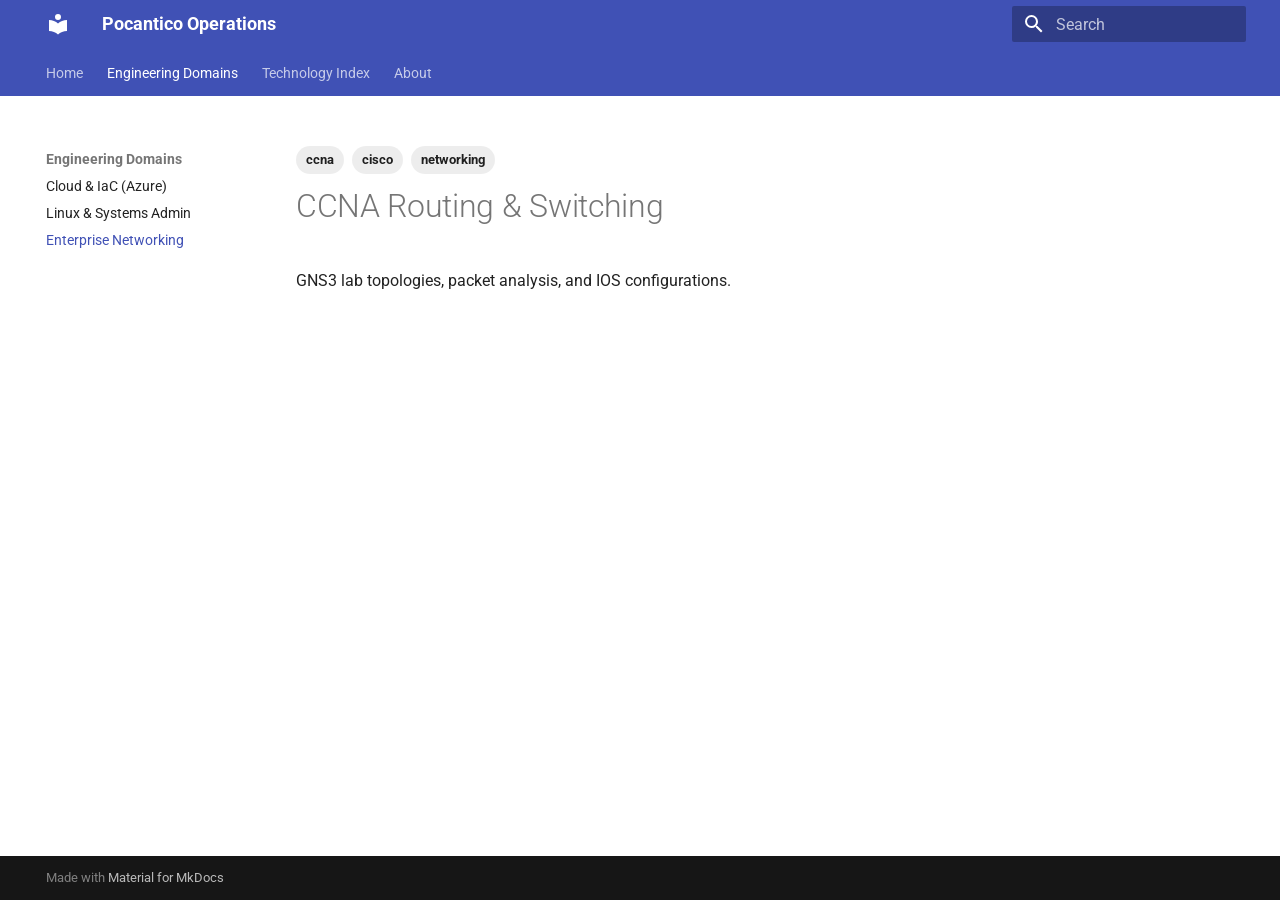
<file: runbooks/networking/ccna/index.html>
<!doctype html>
<html lang="en" class="no-js">
  <head>
    
      <meta charset="utf-8">
      <meta name="viewport" content="width=device-width,initial-scale=1">
      
        <meta name="description" content="Cloud & Network Engineering Portfolio">
      
      
        <meta name="author" content="Denis Muriuki">
      
      
      
        <link rel="prev" href="../../linux/rhel9/">
      
      
        <link rel="next" href="../../../tags/">
      
      
        
      
      
      <link rel="icon" href="../../../assets/images/favicon.png">
      <meta name="generator" content="mkdocs-1.6.1, mkdocs-material-9.8.1">
    
    
      
        <title>Enterprise Networking - Pocantico Operations</title>
      
    
    
      <link rel="stylesheet" href="../../../assets/stylesheets/main.57a0d79d.min.css">
      
      


    
    
      
    
    
      
        
        
        <link rel="preconnect" href="https://fonts.gstatic.com" crossorigin>
        <link rel="stylesheet" href="https://fonts.googleapis.com/css?family=Roboto:300,300i,400,400i,700,700i%7CRoboto+Mono:400,400i,700,700i&display=fallback">
        <style>:root{--md-text-font:"Roboto";--md-code-font:"Roboto Mono"}</style>
      
    
    
    <script>__md_scope=new URL("../../..",location),__md_hash=e=>[...e].reduce(((e,_)=>(e<<5)-e+_.charCodeAt(0)),0),__md_get=(e,_=localStorage,t=__md_scope)=>JSON.parse(_.getItem(t.pathname+"."+e)),__md_set=(e,_,t=localStorage,a=__md_scope)=>{try{t.setItem(a.pathname+"."+e,JSON.stringify(_))}catch(e){}}</script>
    
      

    
    
  </head>
  
  
    <body dir="ltr">
  
    
    <input class="md-toggle" data-md-toggle="drawer" type="checkbox" id="__drawer" autocomplete="off">
    <input class="md-toggle" data-md-toggle="search" type="checkbox" id="__search" autocomplete="off">
    <label class="md-overlay" for="__drawer"></label>
    <div data-md-component="skip">
      
        
        <a href="#ccna-routing-switching" class="md-skip">
          Skip to content
        </a>
      
    </div>
    <div data-md-component="announce">
      
    </div>
    
    
      

<header class="md-header" data-md-component="header">
  <nav class="md-header__inner md-grid" aria-label="Header">
    <a href="../../.." title="Pocantico Operations" class="md-header__button md-logo" aria-label="Pocantico Operations" data-md-component="logo">
      
  
  <svg xmlns="http://www.w3.org/2000/svg" viewBox="0 0 24 24"><path d="M12 8a3 3 0 0 0 3-3 3 3 0 0 0-3-3 3 3 0 0 0-3 3 3 3 0 0 0 3 3m0 3.54C9.64 9.35 6.5 8 3 8v11c3.5 0 6.64 1.35 9 3.54 2.36-2.19 5.5-3.54 9-3.54V8c-3.5 0-6.64 1.35-9 3.54"/></svg>

    </a>
    <label class="md-header__button md-icon" for="__drawer">
      
      <svg xmlns="http://www.w3.org/2000/svg" viewBox="0 0 24 24"><path d="M3 6h18v2H3zm0 5h18v2H3zm0 5h18v2H3z"/></svg>
    </label>
    <div class="md-header__title" data-md-component="header-title">
      <div class="md-header__ellipsis">
        <div class="md-header__topic">
          <span class="md-ellipsis">
            Pocantico Operations
          </span>
        </div>
        <div class="md-header__topic" data-md-component="header-topic">
          <span class="md-ellipsis">
            
              Enterprise Networking
            
          </span>
        </div>
      </div>
    </div>
    
    
      <script>var palette=__md_get("__palette");if(palette&&palette.color){if("(prefers-color-scheme)"===palette.color.media){var media=matchMedia("(prefers-color-scheme: light)"),input=document.querySelector(media.matches?"[data-md-color-media='(prefers-color-scheme: light)']":"[data-md-color-media='(prefers-color-scheme: dark)']");palette.color.media=input.getAttribute("data-md-color-media"),palette.color.scheme=input.getAttribute("data-md-color-scheme"),palette.color.primary=input.getAttribute("data-md-color-primary"),palette.color.accent=input.getAttribute("data-md-color-accent")}for(var[key,value]of Object.entries(palette.color))document.body.setAttribute("data-md-color-"+key,value)}</script>
    
    
    
      
      
        <label class="md-header__button md-icon" for="__search">
          
          <svg xmlns="http://www.w3.org/2000/svg" viewBox="0 0 24 24"><path d="M9.5 3A6.5 6.5 0 0 1 16 9.5c0 1.61-.59 3.09-1.56 4.23l.27.27h.79l5 5-1.5 1.5-5-5v-.79l-.27-.27A6.52 6.52 0 0 1 9.5 16 6.5 6.5 0 0 1 3 9.5 6.5 6.5 0 0 1 9.5 3m0 2C7 5 5 7 5 9.5S7 14 9.5 14 14 12 14 9.5 12 5 9.5 5"/></svg>
        </label>
        <div class="md-search" data-md-component="search" role="dialog">
  <label class="md-search__overlay" for="__search"></label>
  <div class="md-search__inner" role="search">
    <form class="md-search__form" name="search">
      <input type="text" class="md-search__input" name="query" aria-label="Search" placeholder="Search" autocapitalize="off" autocorrect="off" autocomplete="off" spellcheck="false" data-md-component="search-query" required>
      <label class="md-search__icon md-icon" for="__search">
        
        <svg xmlns="http://www.w3.org/2000/svg" viewBox="0 0 24 24"><path d="M9.5 3A6.5 6.5 0 0 1 16 9.5c0 1.61-.59 3.09-1.56 4.23l.27.27h.79l5 5-1.5 1.5-5-5v-.79l-.27-.27A6.52 6.52 0 0 1 9.5 16 6.5 6.5 0 0 1 3 9.5 6.5 6.5 0 0 1 9.5 3m0 2C7 5 5 7 5 9.5S7 14 9.5 14 14 12 14 9.5 12 5 9.5 5"/></svg>
        
        <svg xmlns="http://www.w3.org/2000/svg" viewBox="0 0 24 24"><path d="M20 11v2H8l5.5 5.5-1.42 1.42L4.16 12l7.92-7.92L13.5 5.5 8 11z"/></svg>
      </label>
      <nav class="md-search__options" aria-label="Search">
        
        <button type="reset" class="md-search__icon md-icon" title="Clear" aria-label="Clear" tabindex="-1">
          
          <svg xmlns="http://www.w3.org/2000/svg" viewBox="0 0 24 24"><path d="M19 6.41 17.59 5 12 10.59 6.41 5 5 6.41 10.59 12 5 17.59 6.41 19 12 13.41 17.59 19 19 17.59 13.41 12z"/></svg>
        </button>
      </nav>
      
    </form>
    <div class="md-search__output">
      <div class="md-search__scrollwrap" tabindex="0" data-md-scrollfix>
        <div class="md-search-result" data-md-component="search-result">
          <div class="md-search-result__meta">
            Initializing search
          </div>
          <ol class="md-search-result__list" role="presentation"></ol>
        </div>
      </div>
    </div>
  </div>
</div>
      
    
    
  </nav>
  
</header>
    
    <div class="md-container" data-md-component="container">
      
      
        
          
            
<nav class="md-tabs" aria-label="Tabs" data-md-component="tabs">
  <div class="md-grid">
    <ul class="md-tabs__list">
      
        
  
  
  
  
    <li class="md-tabs__item">
      <a href="../../.." class="md-tabs__link">
        
  
  
    
  
  Home

      </a>
    </li>
  

      
        
  
  
  
    
  
  
    
    
      <li class="md-tabs__item md-tabs__item--active">
        <a href="../../azure/az-900/" class="md-tabs__link">
          
  
  
  Engineering Domains

        </a>
      </li>
    
  

      
        
  
  
  
  
    <li class="md-tabs__item">
      <a href="../../../tags/" class="md-tabs__link">
        
  
  
    
  
  Technology Index

      </a>
    </li>
  

      
        
  
  
  
  
    <li class="md-tabs__item">
      <a href="../../../about/" class="md-tabs__link">
        
  
  
    
  
  About

      </a>
    </li>
  

      
    </ul>
  </div>
</nav>
          
        
      
      <main class="md-main" data-md-component="main">
        <div class="md-main__inner md-grid">
          
            
              
              <div class="md-sidebar md-sidebar--primary" data-md-component="sidebar" data-md-type="navigation" >
                <div class="md-sidebar__scrollwrap">
                  <div class="md-sidebar__inner">
                    


  


<nav class="md-nav md-nav--primary md-nav--lifted" aria-label="Navigation" data-md-level="0">
  <label class="md-nav__title" for="__drawer">
    <a href="../../.." title="Pocantico Operations" class="md-nav__button md-logo" aria-label="Pocantico Operations" data-md-component="logo">
      
  
  <svg xmlns="http://www.w3.org/2000/svg" viewBox="0 0 24 24"><path d="M12 8a3 3 0 0 0 3-3 3 3 0 0 0-3-3 3 3 0 0 0-3 3 3 3 0 0 0 3 3m0 3.54C9.64 9.35 6.5 8 3 8v11c3.5 0 6.64 1.35 9 3.54 2.36-2.19 5.5-3.54 9-3.54V8c-3.5 0-6.64 1.35-9 3.54"/></svg>

    </a>
    Pocantico Operations
  </label>
  
  <ul class="md-nav__list" data-md-scrollfix>
    
      
      
  
  
  
  
    <li class="md-nav__item">
      <a href="../../.." class="md-nav__link">
        
  
  
  <span class="md-ellipsis">
    
  
    Home
  

    
  </span>
  
  

      </a>
    </li>
  

    
      
      
  
  
    
  
  
  
    
    
    
    
      
        
        
      
      
        
      
    
    
    <li class="md-nav__item md-nav__item--active md-nav__item--section md-nav__item--nested">
      
        
        
        <input class="md-nav__toggle md-toggle " type="checkbox" id="__nav_2" checked>
        
          
          <label class="md-nav__link" for="__nav_2" id="__nav_2_label" tabindex="">
            
  
  
  <span class="md-ellipsis">
    
  
    Engineering Domains
  

    
  </span>
  
  

            <span class="md-nav__icon md-icon"></span>
          </label>
        
        <nav class="md-nav" data-md-level="1" aria-labelledby="__nav_2_label" aria-expanded="true">
          <label class="md-nav__title" for="__nav_2">
            <span class="md-nav__icon md-icon"></span>
            
  
    Engineering Domains
  

          </label>
          <ul class="md-nav__list" data-md-scrollfix>
            
              
                
  
  
  
  
    <li class="md-nav__item">
      <a href="../../azure/az-900/" class="md-nav__link">
        
  
  
  <span class="md-ellipsis">
    
  
    Cloud & IaC (Azure)
  

    
  </span>
  
  

      </a>
    </li>
  

              
            
              
                
  
  
  
  
    <li class="md-nav__item">
      <a href="../../linux/rhel9/" class="md-nav__link">
        
  
  
  <span class="md-ellipsis">
    
  
    Linux & Systems Admin
  

    
  </span>
  
  

      </a>
    </li>
  

              
            
              
                
  
  
    
  
  
  
    <li class="md-nav__item md-nav__item--active">
      
      <input class="md-nav__toggle md-toggle" type="checkbox" id="__toc">
      
      
        
      
      
      <a href="./" class="md-nav__link md-nav__link--active">
        
  
  
  <span class="md-ellipsis">
    
  
    Enterprise Networking
  

    
  </span>
  
  

      </a>
      
    </li>
  

              
            
          </ul>
        </nav>
      
    </li>
  

    
      
      
  
  
  
  
    <li class="md-nav__item">
      <a href="../../../tags/" class="md-nav__link">
        
  
  
  <span class="md-ellipsis">
    
  
    Technology Index
  

    
  </span>
  
  

      </a>
    </li>
  

    
      
      
  
  
  
  
    <li class="md-nav__item">
      <a href="../../../about/" class="md-nav__link">
        
  
  
  <span class="md-ellipsis">
    
  
    About
  

    
  </span>
  
  

      </a>
    </li>
  

    
  </ul>
</nav>
                  </div>
                </div>
              </div>
            
            
              
              <div class="md-sidebar md-sidebar--secondary" data-md-component="sidebar" data-md-type="toc" >
                <div class="md-sidebar__scrollwrap">
                  <div class="md-sidebar__inner">
                    

<nav class="md-nav md-nav--secondary" aria-label="Table of contents">
  
  
  
    
  
  
</nav>
                  </div>
                </div>
              </div>
            
          
          
            <div class="md-content" data-md-component="content">
              
              <article class="md-content__inner md-typeset">
                
                  

  <nav class="md-tags" >
    
      
      
      
      
        <span class="md-tag">ccna</span>
      
    
      
      
      
      
        <span class="md-tag">cisco</span>
      
    
      
      
      
      
        <span class="md-tag">networking</span>
      
    
  </nav>



<h1 id="ccna-routing-switching">CCNA Routing &amp; Switching</h1>
<p>GNS3 lab topologies, packet analysis, and IOS configurations.</p>







  
  






                
              </article>
            </div>
          
          
<script>var target=document.getElementById(location.hash.slice(1));target&&target.name&&(target.checked=target.name.startsWith("__tabbed_"))</script>
        </div>
        
          <button type="button" class="md-top md-icon" data-md-component="top" hidden>
  
  <svg xmlns="http://www.w3.org/2000/svg" viewBox="0 0 24 24"><path d="M13 20h-2V8l-5.5 5.5-1.42-1.42L12 4.16l7.92 7.92-1.42 1.42L13 8z"/></svg>
  Back to top
</button>
        
      </main>
      
        <footer class="md-footer">
  
  <div class="md-footer-meta md-typeset">
    <div class="md-footer-meta__inner md-grid">
      <div class="md-copyright">
  
  
    Made with
    <a href="https://squidfunk.github.io/mkdocs-material/" target="_blank" rel="noopener">
      Material for MkDocs
    </a>
  
</div>
      
    </div>
  </div>
</footer>
      
    </div>
    <div class="md-dialog" data-md-component="dialog">
      <div class="md-dialog__inner md-typeset"></div>
    </div>
    
    
    
      
      
      <script id="__config" type="application/json">{"annotate": null, "base": "../../..", "features": ["navigation.tabs", "navigation.sections", "navigation.top"], "search": "../../../assets/javascripts/workers/search.a7633da7.min.js", "tags": null, "translations": {"clipboard.copied": "Copied to clipboard", "clipboard.copy": "Copy to clipboard", "search.result.more.one": "1 more on this page", "search.result.more.other": "# more on this page", "search.result.none": "No matching documents", "search.result.one": "1 matching document", "search.result.other": "# matching documents", "search.result.placeholder": "Type to start searching", "search.result.term.missing": "Missing", "select.version": "Select version"}, "version": null}</script>
    
    
      <script src="../../../assets/javascripts/bundle.a5f9d56c.min.js"></script>
      
    
  </body>
</html>
</file>
<file: assets/stylesheets/main.57a0d79d.min.css>
@charset "UTF-8";html{box-sizing:border-box;-webkit-text-size-adjust:none;-moz-text-size-adjust:none;text-size-adjust:none}*,:after,:before{box-sizing:inherit}@media(prefers-reduced-motion){*,:after,:before{transition:none!important}}body{margin:0;-webkit-font-smoothing:antialiased;-moz-osx-font-smoothing:grayscale;--md-text-font-family:var(--md-text-font, _),
    -apple-system, BlinkMacSystemFont, Helvetica, Arial, sans-serif;--md-code-font-family:var(--md-code-font, _),
    SFMono-Regular, Consolas, Menlo, monospace}.md-typeset code:not(.focus-visible),a,button,input,label{-webkit-tap-highlight-color:transparent}a{color:inherit;text-decoration:none}hr{box-sizing:initial;display:block;height:.05rem;padding:0;overflow:visible;border:0}small{font-size:80%}sub,sup{line-height:1em}img{border-style:none}table{border-spacing:0;border-collapse:initial}td,th{font-weight:400;vertical-align:top}button{padding:0;margin:0;font-family:inherit;font-size:inherit;background:#0000;border:0}input{border:0;outline:none}:root{--md-primary-fg-color:#4051b5;--md-primary-fg-color--light:#5d6cc0;--md-primary-fg-color--dark:#303fa1;--md-primary-bg-color:#fff;--md-primary-bg-color--light:#ffffffb3;--md-accent-fg-color:#526cfe;--md-accent-fg-color--transparent:#526cfe1a;--md-accent-bg-color:#fff;--md-accent-bg-color--light:#ffffffb3;--md-typeset-table-sort-icon:url("data:image/svg+xml;charset=utf-8,<svg xmlns='http://www.w3.org/2000/svg' viewBox='0 0 24 24'><path d='m18 21-4-4h3V7h-3l4-4 4 4h-3v10h3M2 19v-2h10v2M2 13v-2h7v2M2 7V5h4v2z'/></svg>");--md-typeset-table-sort-icon--asc:url("data:image/svg+xml;charset=utf-8,<svg xmlns='http://www.w3.org/2000/svg' viewBox='0 0 24 24'><path d='M19 17h3l-4 4-4-4h3V3h2M2 17h10v2H2M6 5v2H2V5m0 6h7v2H2z'/></svg>");--md-typeset-table-sort-icon--desc:url("data:image/svg+xml;charset=utf-8,<svg xmlns='http://www.w3.org/2000/svg' viewBox='0 0 24 24'><path d='M19 7h3l-4-4-4 4h3v14h2M2 17h10v2H2M6 5v2H2V5m0 6h7v2H2z'/></svg>")}[data-md-color-scheme=default]{color-scheme:light}[data-md-color-scheme=default] img[src$="#gh-dark-mode-only"],[data-md-color-scheme=default] img[src$="#only-dark"]{display:none}:root,[data-md-color-scheme=default]{--md-hue:225deg;--md-default-fg-color:#000000de;--md-default-fg-color--light:#0000008a;--md-default-fg-color--lighter:#00000052;--md-default-fg-color--lightest:#00000012;--md-default-bg-color:#fff;--md-default-bg-color--light:#ffffffb3;--md-default-bg-color--lighter:#ffffff4d;--md-default-bg-color--lightest:#ffffff1f;--md-code-fg-color:#36464e;--md-code-bg-color:#f5f5f5;--md-code-bg-color--light:#f5f5f5b3;--md-code-bg-color--lighter:#f5f5f54d;--md-code-hl-color:#4287ff;--md-code-hl-color--light:#4287ff1a;--md-code-hl-number-color:#d52a2a;--md-code-hl-special-color:#db1457;--md-code-hl-function-color:#a846b9;--md-code-hl-constant-color:#6e59d9;--md-code-hl-keyword-color:#3f6ec6;--md-code-hl-string-color:#1c7d4d;--md-code-hl-name-color:var(--md-code-fg-color);--md-code-hl-operator-color:var(--md-default-fg-color--light);--md-code-hl-punctuation-color:var(--md-default-fg-color--light);--md-code-hl-comment-color:var(--md-default-fg-color--light);--md-code-hl-generic-color:var(--md-default-fg-color--light);--md-code-hl-variable-color:var(--md-default-fg-color--light);--md-typeset-color:var(--md-default-fg-color);--md-typeset-a-color:var(--md-primary-fg-color);--md-typeset-del-color:#f5503d26;--md-typeset-ins-color:#0bd57026;--md-typeset-kbd-color:#fafafa;--md-typeset-kbd-accent-color:#fff;--md-typeset-kbd-border-color:#b8b8b8;--md-typeset-mark-color:#ffff0080;--md-typeset-table-color:#0000001f;--md-typeset-table-color--light:#00000009;--md-admonition-fg-color:var(--md-default-fg-color);--md-admonition-bg-color:var(--md-default-bg-color);--md-warning-fg-color:#000000de;--md-warning-bg-color:#ff9;--md-footer-fg-color:#fff;--md-footer-fg-color--light:#ffffffb3;--md-footer-fg-color--lighter:#ffffff73;--md-footer-bg-color:#000000de;--md-footer-bg-color--dark:#00000052;--md-shadow-z1:0 0.2rem 0.5rem #0000000d,
    0 0 0.05rem #0000001a;--md-shadow-z2:0 0.2rem 0.5rem #0000001a,
    0 0 0.05rem #00000040;--md-shadow-z3:0 0.2rem 0.5rem #0003,
    0 0 0.05rem #00000059}.md-icon svg{display:block;width:1.2rem;height:1.2rem;fill:currentcolor}aside,body,input{font-family:var(--md-text-font-family);font-feature-settings:"kern","liga";color:var(--md-typeset-color)}code,kbd,pre{font-family:var(--md-code-font-family);font-feature-settings:"kern"}.md-typeset{font-size:.8rem;line-height:1.6;overflow-wrap:break-word;-webkit-print-color-adjust:exact;color-adjust:exact}@media print{.md-typeset{font-size:.68rem}.md-typeset code,.md-typeset kbd,.md-typeset pre{white-space:pre-wrap}}.md-typeset blockquote,.md-typeset dl,.md-typeset figure,.md-typeset ol,.md-typeset pre,.md-typeset ul{margin-top:1em;margin-bottom:1em}.md-typeset h1{margin:0 0 1.25em;font-size:2em;line-height:1.3;color:var(--md-default-fg-color--light)}.md-typeset h1,.md-typeset h2{font-weight:300;letter-spacing:-.01em}.md-typeset h2{margin:1.6em 0 .64em;font-size:1.5625em;line-height:1.4}.md-typeset h3{margin:1.6em 0 .8em;font-size:1.25em;font-weight:400;line-height:1.5;letter-spacing:-.01em}.md-typeset h2+h3{margin-top:.8em}.md-typeset h4{margin:1em 0;font-weight:700;letter-spacing:-.01em}.md-typeset h5,.md-typeset h6{margin:1.25em 0;font-size:.8em;font-weight:700;color:var(--md-default-fg-color--light);letter-spacing:-.01em}.md-typeset h5{text-transform:uppercase}.md-typeset h5 code{text-transform:none}.md-typeset hr{display:flow-root;margin:1.5em 0;border-bottom:.05rem solid var(--md-default-fg-color--lightest)}.md-typeset a{color:var(--md-typeset-a-color);word-break:break-word}.md-typeset a,.md-typeset a:before{transition:color 125ms}.md-typeset a:focus,.md-typeset a:hover{color:var(--md-accent-fg-color)}.md-typeset a:focus code,.md-typeset a:hover code{color:var(--md-accent-fg-color);background-color:var(--md-accent-fg-color--transparent)}.md-typeset a code{color:var(--md-typeset-a-color)}.md-typeset a.focus-visible{outline-color:var(--md-accent-fg-color);outline-offset:.2rem}.md-typeset code,.md-typeset kbd,.md-typeset pre{font-variant-ligatures:none;color:var(--md-code-fg-color);direction:ltr;transition:background-color 125ms}.md-typeset code{padding:0 .2941176471em;font-size:.85em;word-break:break-word;background-color:var(--md-code-bg-color);border-radius:.1rem;-webkit-box-decoration-break:clone;box-decoration-break:clone;transition:color 125ms,background-color 125ms}.md-typeset code:not(.focus-visible){outline:none}.md-typeset pre{position:relative;display:flow-root;line-height:1.4}.md-typeset pre>code{display:block;padding:.7720588235em 1.1764705882em;margin:0;overflow:auto;word-break:normal;touch-action:auto;scrollbar-color:var(--md-default-fg-color--lighter) #0000;scrollbar-width:thin;outline-color:var(--md-accent-fg-color);box-shadow:none;-webkit-box-decoration-break:slice;box-decoration-break:slice}.md-typeset pre>code:hover{scrollbar-color:var(--md-accent-fg-color) #0000}.md-typeset pre>code::-webkit-scrollbar{width:.2rem;height:.2rem}.md-typeset pre>code::-webkit-scrollbar-thumb{background-color:var(--md-default-fg-color--lighter)}.md-typeset pre>code::-webkit-scrollbar-thumb:hover{background-color:var(--md-accent-fg-color)}.md-typeset kbd{display:inline-block;padding:0 .6666666667em;font-size:.75em;color:var(--md-default-fg-color);word-break:break-word;vertical-align:text-top;background-color:var(--md-typeset-kbd-color);border-radius:.1rem;box-shadow:0 .1rem 0 .05rem var(--md-typeset-kbd-border-color),0 .1rem 0 var(--md-typeset-kbd-border-color),0 -.1rem .2rem var(--md-typeset-kbd-accent-color) inset}.md-typeset mark{color:inherit;word-break:break-word;background-color:var(--md-typeset-mark-color);-webkit-box-decoration-break:clone;box-decoration-break:clone}.md-typeset abbr{text-decoration:none;cursor:help}.md-typeset [data-preview],.md-typeset abbr{border-bottom:.05rem dotted var(--md-default-fg-color--light)}.md-typeset small{opacity:.75}[dir=ltr] .md-typeset sub,[dir=ltr] .md-typeset sup{margin-left:.078125em}[dir=rtl] .md-typeset sub,[dir=rtl] .md-typeset sup{margin-right:.078125em}[dir=ltr] .md-typeset blockquote{padding-left:.6rem;border-left:.2rem solid var(--md-default-fg-color--lighter)}[dir=rtl] .md-typeset blockquote{padding-right:.6rem;border-right:.2rem solid var(--md-default-fg-color--lighter)}.md-typeset blockquote{margin-left:0;margin-right:0;color:var(--md-default-fg-color--light)}.md-typeset ul{list-style-type:disc}.md-typeset ul[type]{list-style-type:revert-layer}[dir=ltr] .md-typeset ol,[dir=ltr] .md-typeset ol li ol,[dir=ltr] .md-typeset ol li ul,[dir=ltr] .md-typeset ul,[dir=ltr] .md-typeset ul li ol,[dir=ltr] .md-typeset ul li ul{margin-left:.625em}[dir=rtl] .md-typeset ol,[dir=rtl] .md-typeset ol li ol,[dir=rtl] .md-typeset ol li ul,[dir=rtl] .md-typeset ul,[dir=rtl] .md-typeset ul li ol,[dir=rtl] .md-typeset ul li ul{margin-right:.625em}.md-typeset ol,.md-typeset ul{padding:0}.md-typeset ol:not([hidden]),.md-typeset ul:not([hidden]){display:flow-root}.md-typeset ol ol,.md-typeset ul ol{list-style-type:lower-alpha}.md-typeset ol ol ol,.md-typeset ul ol ol{list-style-type:lower-roman}.md-typeset ol ol ol ol,.md-typeset ul ol ol ol{list-style-type:upper-alpha}.md-typeset ol ol ol ol ol,.md-typeset ul ol ol ol ol{list-style-type:upper-roman}.md-typeset ol[type],.md-typeset ul[type]{list-style-type:revert-layer}[dir=ltr] .md-typeset ol li,[dir=ltr] .md-typeset ul li{margin-left:1.25em}[dir=rtl] .md-typeset ol li,[dir=rtl] .md-typeset ul li{margin-right:1.25em}.md-typeset ol li,.md-typeset ul li{margin-bottom:.5em}.md-typeset ol li blockquote,.md-typeset ol li p,.md-typeset ul li blockquote,.md-typeset ul li p{margin:.5em 0}.md-typeset ol li:last-child,.md-typeset ul li:last-child{margin-bottom:0}.md-typeset ol li ol,.md-typeset ol li ul,.md-typeset ul li ol,.md-typeset ul li ul{margin-top:.5em;margin-bottom:.5em}[dir=ltr] .md-typeset dd{margin-left:1.875em}[dir=rtl] .md-typeset dd{margin-right:1.875em}.md-typeset dd{margin-top:1em;margin-bottom:1.5em}.md-typeset img,.md-typeset svg,.md-typeset video{max-width:100%;height:auto}.md-typeset img[align=left]{margin:1em 1em 1em 0}.md-typeset img[align=right]{margin:1em 0 1em 1em}.md-typeset img[align]:only-child{margin-top:0}.md-typeset figure{display:flow-root;width:fit-content;max-width:100%;margin:1em auto;text-align:center}.md-typeset figure img{display:block;margin:0 auto}.md-typeset figcaption{max-width:24rem;margin:1em auto;font-style:italic}.md-typeset iframe{max-width:100%}.md-typeset table:not([class]){display:inline-block;max-width:100%;overflow:auto;font-size:.64rem;touch-action:auto;background-color:var(--md-default-bg-color);border:.05rem solid var(--md-typeset-table-color);border-radius:.1rem}@media print{.md-typeset table:not([class]){display:table}}.md-typeset table:not([class])+*{margin-top:1.5em}.md-typeset table:not([class]) td>:first-child,.md-typeset table:not([class]) th>:first-child{margin-top:0}.md-typeset table:not([class]) td>:last-child,.md-typeset table:not([class]) th>:last-child{margin-bottom:0}.md-typeset table:not([class]) td:not([align]),.md-typeset table:not([class]) th:not([align]){text-align:left}[dir=rtl] .md-typeset table:not([class]) td:not([align]),[dir=rtl] .md-typeset table:not([class]) th:not([align]){text-align:right}.md-typeset table:not([class]) th{min-width:5rem;padding:.9375em 1.25em;font-weight:700;vertical-align:top}.md-typeset table:not([class]) td{padding:.9375em 1.25em;vertical-align:top;border-top:.05rem solid var(--md-typeset-table-color)}.md-typeset table:not([class]) tbody tr{transition:background-color 125ms}.md-typeset table:not([class]) tbody tr:hover{background-color:var(--md-typeset-table-color--light);box-shadow:0 .05rem 0 var(--md-default-bg-color) inset}.md-typeset table:not([class]) a{word-break:normal}.md-typeset table th[role=columnheader]{cursor:pointer}[dir=ltr] .md-typeset table th[role=columnheader]:after{margin-left:.5em}[dir=rtl] .md-typeset table th[role=columnheader]:after{margin-right:.5em}.md-typeset table th[role=columnheader]:after{display:inline-block;width:1.2em;height:1.2em;vertical-align:text-bottom;content:"";-webkit-mask-image:var(--md-typeset-table-sort-icon);mask-image:var(--md-typeset-table-sort-icon);-webkit-mask-repeat:no-repeat;mask-repeat:no-repeat;-webkit-mask-size:contain;mask-size:contain;transition:background-color 125ms}.md-typeset table th[role=columnheader]:hover:after{background-color:var(--md-default-fg-color--lighter)}.md-typeset table th[role=columnheader][aria-sort=ascending]:after{background-color:var(--md-default-fg-color--light);-webkit-mask-image:var(--md-typeset-table-sort-icon--asc);mask-image:var(--md-typeset-table-sort-icon--asc)}.md-typeset table th[role=columnheader][aria-sort=descending]:after{background-color:var(--md-default-fg-color--light);-webkit-mask-image:var(--md-typeset-table-sort-icon--desc);mask-image:var(--md-typeset-table-sort-icon--desc)}.md-typeset__scrollwrap{margin:1em -.8rem;overflow-x:auto;touch-action:auto}.md-typeset__table{display:inline-block;padding:0 .8rem;margin-bottom:.5em}@media print{.md-typeset__table{display:block}}html .md-typeset__table table{display:table;width:100%;margin:0;overflow:hidden}@media screen and (max-width:44.984375em){.md-content__inner>pre{margin:1em -.8rem}.md-content__inner>pre code{border-radius:0}}.md-typeset .md-author{position:relative;display:block;flex-shrink:0;width:1.6rem;height:1.6rem;overflow:hidden;border-radius:100%;transition:color 125ms,transform 125ms}.md-typeset .md-author img{display:block}.md-typeset .md-author--more{font-size:.6rem;font-weight:700;line-height:1.6rem;color:var(--md-default-fg-color--lighter);text-align:center;background:var(--md-default-fg-color--lightest)}.md-typeset .md-author--long{width:2.4rem;height:2.4rem}.md-typeset a.md-author{transform:scale(1)}.md-typeset a.md-author img{filter:grayscale(100%) opacity(75%);border-radius:100%;transition:filter 125ms}.md-typeset a.md-author:focus,.md-typeset a.md-author:hover{z-index:1;transform:scale(1.1)}.md-typeset a.md-author:focus img,.md-typeset a.md-author:hover img{filter:grayscale(0)}.md-banner{overflow:auto;color:var(--md-footer-fg-color);background-color:var(--md-footer-bg-color)}@media print{.md-banner{display:none}}.md-banner--warning{color:var(--md-warning-fg-color);background-color:var(--md-warning-bg-color)}.md-banner__inner{padding:0 .8rem;margin:.6rem auto;font-size:.7rem}[dir=ltr] .md-banner__button{float:right}[dir=rtl] .md-banner__button{float:left}.md-banner__button{color:inherit;cursor:pointer;transition:opacity .25s}.no-js .md-banner__button{display:none}.md-banner__button:hover{opacity:.7}html{height:100%;overflow-x:hidden;font-size:125%}@media screen and (min-width:100em){html{font-size:137.5%}}@media screen and (min-width:125em){html{font-size:150%}}body{position:relative;display:flex;flex-direction:column;width:100%;min-height:100%;font-size:.5rem;background-color:var(--md-default-bg-color)}@media print{body{display:block}}@media screen and (max-width:59.984375em){body[data-md-scrolllock]{position:fixed}}.md-grid{max-width:61rem;margin-left:auto;margin-right:auto}.md-container{display:flex;flex-grow:1;flex-direction:column}@media print{.md-container{display:block}}.md-main{flex-grow:1}.md-main__inner{display:flex;height:100%;margin-top:1.5rem}.md-ellipsis{overflow:hidden;text-overflow:ellipsis}.md-toggle{display:none}.md-option{position:absolute;width:0;height:0;opacity:0}.md-option:checked+label:not([hidden]){display:block}.md-option.focus-visible+label{outline-style:auto;outline-color:var(--md-accent-fg-color)}.md-skip{position:fixed;z-index:-1;padding:.3rem .5rem;margin:.5rem;font-size:.64rem;color:var(--md-default-bg-color);background-color:var(--md-default-fg-color);border-radius:.1rem;outline-color:var(--md-accent-fg-color);opacity:0;transform:translateY(.4rem)}.md-skip:focus{z-index:10;opacity:1;transition:transform .25s cubic-bezier(.4,0,.2,1),opacity 175ms 75ms;transform:translateY(0)}@page{margin:25mm}:root{--md-clipboard-icon:url("data:image/svg+xml;charset=utf-8,<svg xmlns='http://www.w3.org/2000/svg' viewBox='0 0 24 24'><path d='M19 21H8V7h11m0-2H8a2 2 0 0 0-2 2v14a2 2 0 0 0 2 2h11a2 2 0 0 0 2-2V7a2 2 0 0 0-2-2m-3-4H4a2 2 0 0 0-2 2v14h2V3h12z'/></svg>");--md-code-select-icon:url("data:image/svg+xml;charset=utf-8,<svg xmlns='http://www.w3.org/2000/svg' viewBox='0 0 24 24'><path d='M19 19h-4v2h4c1.1 0 2-.9 2-2v-4h-2m0-12h-4v2h4v4h2V5c0-1.1-.9-2-2-2M5 5h4V3H5c-1.1 0-2 .9-2 2v4h2m0 6H3v4c0 1.1.9 2 2 2h4v-2H5zm2-4h2v2H7zm4 0h2v2h-2zm4 0h2v2h-2zM7 7h2v2H7zm4 0h2v2h-2zm4 0h2v2h-2zm-8 8h2v2H7zm4 0h2v2h-2zm4 0h2v2h-2z'/></svg>");--md-code-copy-icon:url("data:image/svg+xml;charset=utf-8,<svg xmlns='http://www.w3.org/2000/svg' viewBox='0 0 24 24'><path d='M19 21H8V7h11m0-2H8a2 2 0 0 0-2 2v14a2 2 0 0 0 2 2h11a2 2 0 0 0 2-2V7a2 2 0 0 0-2-2m-3-4H4a2 2 0 0 0-2 2v14h2V3h12z'/></svg>")}.md-clipboard{z-index:1;width:1.5em;height:1.5em;color:var(--md-default-fg-color--lightest);cursor:pointer;border-radius:.1rem;outline-color:var(--md-accent-fg-color);outline-offset:.1rem;transition:color .25s}@media print{.md-clipboard{display:none}}.md-clipboard:not(.focus-visible){outline:none;-webkit-tap-highlight-color:transparent}:hover>.md-clipboard{color:var(--md-default-fg-color--light)}.md-clipboard:focus,.md-clipboard:hover{color:var(--md-accent-fg-color)}.md-clipboard:after{display:block;width:1.125em;height:1.125em;margin:0 auto;content:"";background-color:currentcolor;-webkit-mask-image:var(--md-clipboard-icon);mask-image:var(--md-clipboard-icon);-webkit-mask-repeat:no-repeat;mask-repeat:no-repeat;-webkit-mask-position:center;mask-position:center;-webkit-mask-size:contain;mask-size:contain}.md-clipboard--inline{cursor:pointer}.md-clipboard--inline code{transition:color .25s,background-color .25s}.md-clipboard--inline:focus code,.md-clipboard--inline:hover code{color:var(--md-accent-fg-color);background-color:var(--md-accent-fg-color--transparent)}.md-typeset .md-code__content{display:grid}.md-code__nav{position:absolute;top:.25em;right:.25em;z-index:1;display:flex;gap:.2rem;padding:.2rem;background-color:var(--md-code-bg-color--lighter);border-radius:.1rem;transition:background-color .25s}:hover>.md-code__nav{background-color:var(--md-code-bg-color--light)}.md-code__button{display:block;width:1.5em;height:1.5em;color:var(--md-default-fg-color--lightest);cursor:pointer;outline-color:var(--md-accent-fg-color);outline-offset:.1rem;transition:color .25s}:hover>*>.md-code__button{color:var(--md-default-fg-color--light)}.md-code__button.focus-visible,.md-code__button:hover{color:var(--md-accent-fg-color)}.md-code__button--active{color:var(--md-default-fg-color)!important}.md-code__button:after{display:block;width:1.125em;height:1.125em;margin:0 auto;content:"";background-color:currentcolor;-webkit-mask-repeat:no-repeat;mask-repeat:no-repeat;-webkit-mask-position:center;mask-position:center;-webkit-mask-size:contain;mask-size:contain}.md-code__button[data-md-type=select]:after{-webkit-mask-image:var(--md-code-select-icon);mask-image:var(--md-code-select-icon)}.md-code__button[data-md-type=copy]:after{-webkit-mask-image:var(--md-code-copy-icon);mask-image:var(--md-code-copy-icon)}@keyframes consent{0%{opacity:0;transform:translateY(100%)}to{opacity:1;transform:translateY(0)}}@keyframes overlay{0%{opacity:0}to{opacity:1}}.md-consent__overlay{position:fixed;top:0;z-index:5;width:100%;height:100%;background-color:#0000008a;-webkit-backdrop-filter:blur(.1rem);backdrop-filter:blur(.1rem);opacity:1;animation:overlay .25s both}.md-consent__inner{position:fixed;bottom:0;z-index:5;width:100%;max-height:100%;padding:0;overflow:auto;background-color:var(--md-default-bg-color);border:0;border-radius:.1rem;box-shadow:0 0 .2rem #0000001a,0 .2rem .4rem #0003;animation:consent .5s cubic-bezier(.1,.7,.1,1) both}.md-consent__form{padding:.8rem}.md-consent__settings{display:none;margin:1em 0}input:checked+.md-consent__settings{display:block}.md-consent__controls{margin-bottom:.8rem}.md-typeset .md-consent__controls .md-button{display:inline}@media screen and (max-width:44.984375em){.md-typeset .md-consent__controls .md-button{display:block;width:100%;margin-top:.4rem;text-align:center}}.md-consent label{cursor:pointer}.md-content{flex-grow:1;min-width:0}.md-content__inner{padding-top:.6rem;margin:0 .8rem 1.2rem}@media screen and (min-width:76.25em){[dir=ltr] .md-sidebar--primary:not([hidden])~.md-content>.md-content__inner,[dir=rtl] .md-sidebar--secondary:not([hidden])~.md-content>.md-content__inner{margin-left:1.2rem}[dir=ltr] .md-sidebar--secondary:not([hidden])~.md-content>.md-content__inner,[dir=rtl] .md-sidebar--primary:not([hidden])~.md-content>.md-content__inner{margin-right:1.2rem}}.md-content__inner:before{display:block;height:.4rem;content:""}.md-content__inner>:last-child{margin-bottom:0}[dir=ltr] .md-content__button{float:right;margin-left:.4rem}[dir=rtl] .md-content__button{float:left;margin-right:.4rem}.md-content__button{padding:0;margin:.4rem 0}@media print{.md-content__button{display:none}}.md-typeset .md-content__button{color:var(--md-default-fg-color--lighter)}.md-content__button svg{display:inline;vertical-align:top}[dir=rtl] .md-content__button svg{transform:scaleX(-1)}[dir=ltr] .md-dialog{right:.8rem}[dir=rtl] .md-dialog{left:.8rem}.md-dialog{position:fixed;bottom:.8rem;z-index:4;min-width:11.1rem;padding:.4rem .6rem;pointer-events:none;background-color:var(--md-default-fg-color);border-radius:.1rem;box-shadow:var(--md-shadow-z3);opacity:0;transition:transform 0s .4s,opacity .4s;transform:translateY(100%)}@media print{.md-dialog{display:none}}.md-dialog--active{pointer-events:auto;opacity:1;transition:transform .4s cubic-bezier(.075,.85,.175,1),opacity .4s;transform:translateY(0)}.md-dialog__inner{font-size:.7rem;color:var(--md-default-bg-color)}.md-feedback{margin:2em 0 1em;text-align:center}.md-feedback fieldset{padding:0;margin:0;border:none}.md-feedback__title{margin:1em auto;font-weight:700}.md-feedback__inner{position:relative}.md-feedback__list{position:relative;display:flex;flex-wrap:wrap;place-content:baseline center}.md-feedback__list:hover .md-icon:not(:disabled){color:var(--md-default-fg-color--lighter)}:disabled .md-feedback__list{min-height:1.8rem}.md-feedback__icon{flex-shrink:0;margin:0 .1rem;color:var(--md-default-fg-color--light);cursor:pointer;transition:color 125ms}.md-feedback__icon:not(:disabled).md-icon:hover{color:var(--md-accent-fg-color)}.md-feedback__icon:disabled{color:var(--md-default-fg-color--lightest);pointer-events:none}.md-feedback__note{position:relative;opacity:0;transition:transform .4s cubic-bezier(.1,.7,.1,1),opacity .15s;transform:translateY(.4rem)}.md-feedback__note>*{max-width:16rem;margin:0 auto}:disabled .md-feedback__note{opacity:1;transform:translateY(0)}@media print{.md-feedback,.md-footer{display:none}}.md-footer{color:var(--md-footer-fg-color);background-color:var(--md-footer-bg-color)}.md-footer__inner{justify-content:space-between;padding:.2rem;overflow:auto}.md-footer__inner:not([hidden]){display:flex}.md-footer__link{display:flex;flex-grow:.01;align-items:end;max-width:100%;margin-top:1rem;margin-bottom:.4rem;overflow:hidden;outline-color:var(--md-accent-fg-color);transition:opacity .25s}.md-footer__link:focus,.md-footer__link:hover{opacity:.7}[dir=rtl] .md-footer__link svg{transform:scaleX(-1)}@media screen and (max-width:44.984375em){.md-footer__link--prev{flex-shrink:0}.md-footer__link--prev .md-footer__title{display:none}}[dir=ltr] .md-footer__link--next{margin-left:auto}.md-footer__link--next{text-align:right}[dir=rtl] .md-footer__link--next{margin-right:auto;text-align:left}.md-footer__title{flex-grow:1;max-width:calc(100% - 2.4rem);padding:0 1rem;margin-bottom:.7rem;font-size:.9rem;white-space:nowrap}.md-footer__button{padding:.4rem;margin:.2rem}.md-footer__direction{font-size:.64rem;opacity:.7}.md-footer-meta{background-color:var(--md-footer-bg-color--dark)}.md-footer-meta__inner{display:flex;flex-wrap:wrap;justify-content:space-between;padding:.2rem}html .md-footer-meta.md-typeset a{color:var(--md-footer-fg-color--light)}html .md-footer-meta.md-typeset a:focus,html .md-footer-meta.md-typeset a:hover{color:var(--md-footer-fg-color)}.md-copyright{width:100%;padding:.4rem 0;margin:auto .6rem;font-size:.64rem;color:var(--md-footer-fg-color--lighter)}.md-copyright__highlight{color:var(--md-footer-fg-color--light)}.md-social{display:inline-flex;gap:.2rem;padding:.2rem 0 .6rem;margin:0 .4rem}@media screen and (min-width:45em){.md-copyright{width:auto}.md-social{padding:.6rem 0}}.md-social__link{display:inline-block;width:1.6rem;height:1.6rem;text-align:center}.md-social__link:before{line-height:1.9}.md-social__link svg{max-height:.8rem;vertical-align:-25%;fill:currentcolor}.md-typeset .md-button{display:inline-block;padding:.625em 2em;font-weight:700;color:var(--md-primary-fg-color);cursor:pointer;border:.1rem solid;border-radius:.1rem;transition:color 125ms,background-color 125ms,border-color 125ms}.md-typeset .md-button--primary{color:var(--md-primary-bg-color);background-color:var(--md-primary-fg-color);border-color:var(--md-primary-fg-color)}.md-typeset .md-button:focus,.md-typeset .md-button:hover{color:var(--md-accent-bg-color);background-color:var(--md-accent-fg-color);border-color:var(--md-accent-fg-color)}[dir=ltr] .md-typeset .md-input,[dir=rtl] .md-typeset .md-input{border-top-left-radius:.1rem}[dir=ltr] .md-typeset .md-input,[dir=rtl] .md-typeset .md-input{border-top-right-radius:.1rem}.md-typeset .md-input{height:1.8rem;padding:0 .6rem;font-size:.8rem;border-bottom:.1rem solid var(--md-default-fg-color--lighter);box-shadow:var(--md-shadow-z1);transition:border .25s,box-shadow .25s}.md-typeset .md-input:focus,.md-typeset .md-input:hover{border-bottom-color:var(--md-accent-fg-color);box-shadow:var(--md-shadow-z2)}.md-typeset .md-input--stretch{width:100%}.md-header{position:sticky;left:0;right:0;top:0;z-index:4;display:block;color:var(--md-primary-bg-color);background-color:var(--md-primary-fg-color);box-shadow:0 0 .2rem #0000,0 .2rem .4rem #0000}@media print{.md-header{display:none}}.md-header[hidden]{transition:transform .25s cubic-bezier(.8,0,.6,1),box-shadow .25s;transform:translateY(-100%)}.md-header--shadow{box-shadow:0 0 .2rem #0000001a,0 .2rem .4rem #0003;transition:transform .25s cubic-bezier(.1,.7,.1,1),box-shadow .25s}.md-header__inner{display:flex;align-items:center;padding:0 .2rem}.md-header__button{position:relative;z-index:1;padding:.4rem;margin:.2rem;color:currentcolor;vertical-align:middle;cursor:pointer;outline-color:var(--md-accent-fg-color);transition:opacity .25s}.md-header__button:hover{opacity:.7}.md-header__button:not([hidden]){display:inline-block}.md-header__button:not(.focus-visible){outline:none;-webkit-tap-highlight-color:transparent}.md-header__button.md-logo{padding:.4rem;margin:.2rem}@media screen and (max-width:76.234375em){.md-header__button.md-logo{display:none}}.md-header__button.md-logo img,.md-header__button.md-logo svg{display:block;width:auto;height:1.2rem;fill:currentcolor}@media screen and (min-width:60em){.md-header__button[for=__search]{display:none}}.no-js .md-header__button[for=__search]{display:none}[dir=rtl] .md-header__button[for=__search] svg{transform:scaleX(-1)}@media screen and (min-width:76.25em){.md-header__button[for=__drawer]{display:none}}.md-header__topic{position:absolute;display:flex;max-width:100%;white-space:nowrap;transition:transform .4s cubic-bezier(.1,.7,.1,1),opacity .15s}.md-header__topic+.md-header__topic{z-index:-1;pointer-events:none;opacity:0;transition:transform .4s cubic-bezier(1,.7,.1,.1),opacity .15s;transform:translateX(1.25rem)}[dir=rtl] .md-header__topic+.md-header__topic{transform:translateX(-1.25rem)}.md-draft,.md-header__topic:first-child,.md-nav__title{font-weight:700}[dir=ltr] .md-header__title{margin-left:1rem;margin-right:.4rem}[dir=rtl] .md-header__title{margin-right:1rem;margin-left:.4rem}.md-header__title{flex-grow:1;height:2.4rem;font-size:.9rem;line-height:2.4rem}.md-header__title--active .md-header__topic{z-index:-1;pointer-events:none;opacity:0;transition:transform .4s cubic-bezier(1,.7,.1,.1),opacity .15s;transform:translateX(-1.25rem)}[dir=rtl] .md-header__title--active .md-header__topic{transform:translateX(1.25rem)}.md-header__title--active .md-header__topic+.md-header__topic{z-index:0;pointer-events:auto;opacity:1;transition:transform .4s cubic-bezier(.1,.7,.1,1),opacity .15s;transform:translateX(0)}.md-header__title>.md-header__ellipsis{position:relative;width:100%;height:100%}.md-header__option{display:flex;flex-shrink:0;max-width:100%;white-space:nowrap;transition:max-width 0s .25s,opacity .25s .25s}[data-md-toggle=search]:checked~.md-header .md-header__option{max-width:0;opacity:0;transition:max-width,opacity}.md-header__option>input{bottom:0}.md-header__source{display:none}@media screen and (min-width:60em){[dir=ltr] .md-header__source{margin-left:1rem}[dir=rtl] .md-header__source{margin-right:1rem}.md-header__source{display:block;width:11.7rem;max-width:11.7rem}}@media screen and (min-width:76.25em){[dir=ltr] .md-header__source{margin-left:1.4rem}[dir=rtl] .md-header__source{margin-right:1.4rem}}.md-meta{font-size:.7rem;line-height:1.3;color:var(--md-default-fg-color--light)}.md-meta__list{display:inline-flex;flex-wrap:wrap;padding:0;margin:0;list-style:none}.md-meta__item:not(:last-child):after{margin-left:.2rem;margin-right:.2rem;content:"·"}.md-meta__link{color:var(--md-typeset-a-color)}.md-meta__link:focus,.md-meta__link:hover{color:var(--md-accent-fg-color)}.md-draft{display:inline-block;padding-left:.5714285714em;padding-right:.5714285714em;color:#fff;background-color:#ff1744;border-radius:.125em}:root{--md-nav-icon--prev:url("data:image/svg+xml;charset=utf-8,<svg xmlns='http://www.w3.org/2000/svg' viewBox='0 0 24 24'><path d='M20 11v2H8l5.5 5.5-1.42 1.42L4.16 12l7.92-7.92L13.5 5.5 8 11z'/></svg>");--md-nav-icon--next:url("data:image/svg+xml;charset=utf-8,<svg xmlns='http://www.w3.org/2000/svg' viewBox='0 0 24 24'><path d='M8.59 16.58 13.17 12 8.59 7.41 10 6l6 6-6 6z'/></svg>");--md-toc-icon:url("data:image/svg+xml;charset=utf-8,<svg xmlns='http://www.w3.org/2000/svg' viewBox='0 0 24 24'><path d='M3 9h14V7H3zm0 4h14v-2H3zm0 4h14v-2H3zm16 0h2v-2h-2zm0-10v2h2V7zm0 6h2v-2h-2z'/></svg>");--md-path-icon:url("data:image/svg+xml;charset=utf-8,<svg xmlns='http://www.w3.org/2000/svg' viewBox='0 0 24 24'><path d='M8.59 16.58 13.17 12 8.59 7.41 10 6l6 6-6 6z'/></svg>");--md-post-pin-icon:url("data:image/svg+xml;charset=utf-8,<svg xmlns='http://www.w3.org/2000/svg' viewBox='0 0 24 24'><path d='M16 12V4h1V2H7v2h1v8l-2 2v2h5.2v6h1.6v-6H18v-2z'/></svg>");--md-progress-value:0;--md-progress-delay:400ms;--md-search-result-icon:url("data:image/svg+xml;charset=utf-8,<svg xmlns='http://www.w3.org/2000/svg' viewBox='0 0 24 24'><path d='M14 2H6a2 2 0 0 0-2 2v16a2 2 0 0 0 2 2h7c-.41-.25-.8-.56-1.14-.9-.33-.33-.61-.7-.86-1.1H6V4h7v5h5v1.18c.71.16 1.39.43 2 .82V8zm6.31 16.9c1.33-2.11.69-4.9-1.4-6.22-2.11-1.33-4.91-.68-6.22 1.4-1.34 2.11-.69 4.89 1.4 6.22 1.46.93 3.32.93 4.79.02L22 23.39 23.39 22zm-3.81.1a2.5 2.5 0 0 1-2.5-2.5 2.5 2.5 0 0 1 2.5-2.5 2.5 2.5 0 0 1 2.5 2.5 2.5 2.5 0 0 1-2.5 2.5'/></svg>")}.md-nav,.md-nav__link .md-typeset{font-size:.7rem;line-height:1.3}.md-nav__title{display:block;padding:0 .6rem;overflow:hidden;color:var(--md-default-fg-color--light);text-overflow:ellipsis}.md-nav__title .md-nav__button{display:none}.md-nav__title .md-nav__button img{width:auto;height:100%}.md-nav__title .md-nav__button.md-logo img,.md-nav__title .md-nav__button.md-logo svg{display:block;width:auto;max-width:100%;height:2.4rem;object-fit:contain;fill:currentcolor}.md-nav__list{padding:0;margin:0;list-style:none}.md-nav__link{display:flex;gap:.4rem;align-items:flex-start;margin-top:.625em;scroll-snap-align:start;transition:color 125ms}.md-nav__link--passed,.md-nav__link--passed code{color:var(--md-default-fg-color--light)}.md-nav__item .md-nav__link--active,.md-nav__item .md-nav__link--active code{color:var(--md-typeset-a-color)}.md-nav__link .md-ellipsis{position:relative}.md-nav__link .md-ellipsis code{word-break:normal}[dir=ltr] .md-nav__link .md-icon:last-child{margin-left:auto}[dir=rtl] .md-nav__link .md-icon:last-child{margin-right:auto}.md-nav__link svg{position:relative;flex-shrink:0;height:1.3em;fill:currentcolor}.md-nav__link[for]:focus,.md-nav__link[for]:hover,.md-nav__link[href]:focus,.md-nav__link[href]:hover{color:var(--md-accent-fg-color);cursor:pointer}.md-nav__link[for]:focus code,.md-nav__link[for]:hover code,.md-nav__link[href]:focus code,.md-nav__link[href]:hover code{color:var(--md-accent-fg-color);background-color:var(--md-accent-fg-color--transparent)}.md-nav__link.focus-visible,.md-pagination__link.focus-visible{outline-color:var(--md-accent-fg-color);outline-offset:.2rem}.md-nav--primary .md-nav__link[for=__toc]{display:none}.md-nav--primary .md-nav__link[for=__toc] .md-icon:after{display:block;width:100%;height:100%;background-color:currentcolor;-webkit-mask-image:var(--md-toc-icon);mask-image:var(--md-toc-icon)}.md-nav--primary .md-nav__link[for=__toc]~.md-nav,.md-nav__source{display:none}.md-nav__container>.md-nav__link{margin-top:0}.md-nav__container>.md-nav__link:first-child{flex-grow:1;min-width:0}.md-nav__icon{flex-shrink:0}@media screen and (max-width:76.234375em){.md-nav--primary,.md-nav--primary .md-nav{position:absolute;left:0;right:0;top:0;z-index:1;display:flex;flex-direction:column;height:100%;background-color:var(--md-default-bg-color)}.md-nav--primary .md-nav__item,.md-nav--primary .md-nav__title{font-size:.8rem;line-height:1.5}.md-nav--primary .md-nav__title{position:relative;height:5.6rem;padding:3rem .8rem .2rem;line-height:2.4rem;color:var(--md-default-fg-color--light);white-space:nowrap;cursor:pointer;background-color:var(--md-default-fg-color--lightest)}[dir=ltr] .md-nav--primary .md-nav__title .md-nav__icon{left:.4rem}[dir=rtl] .md-nav--primary .md-nav__title .md-nav__icon{right:.4rem}.md-nav--primary .md-nav__title .md-nav__icon{position:absolute;top:.4rem;display:block;width:1.2rem;height:1.2rem;margin:.2rem}.md-nav--primary .md-nav__title .md-nav__icon:after{display:block;width:100%;height:100%;content:"";background-color:currentcolor;-webkit-mask-image:var(--md-nav-icon--prev);mask-image:var(--md-nav-icon--prev);-webkit-mask-repeat:no-repeat;mask-repeat:no-repeat;-webkit-mask-position:center;mask-position:center;-webkit-mask-size:contain;mask-size:contain}.md-nav--primary .md-nav__title~.md-nav__list{overflow-y:auto;touch-action:pan-y;scroll-snap-type:y mandatory;background-color:var(--md-default-bg-color);box-shadow:0 .05rem 0 var(--md-default-fg-color--lightest) inset}.md-nav--primary .md-nav__title~.md-nav__list>:first-child{border-top:0}.md-nav--primary .md-nav__title[for=__drawer]{font-weight:700;color:var(--md-primary-bg-color);background-color:var(--md-primary-fg-color)}.md-nav--primary .md-nav__title .md-logo{position:absolute;left:.2rem;right:.2rem;top:.2rem;display:block;padding:.4rem;margin:.2rem}.md-nav--primary .md-nav__list{flex:1}.md-nav--primary .md-nav__item{border-top:.05rem solid var(--md-default-fg-color--lightest)}.md-nav--primary .md-nav__item--active>.md-nav__link{color:var(--md-typeset-a-color)}.md-nav--primary .md-nav__item--active>.md-nav__link:focus,.md-nav--primary .md-nav__item--active>.md-nav__link:hover{color:var(--md-accent-fg-color)}.md-nav--primary .md-nav__link{padding:.6rem .8rem;margin-top:0}.md-nav--primary .md-nav__link svg{margin-top:.1em}.md-nav--primary .md-nav__link>.md-nav__link{padding:0}[dir=ltr] .md-nav--primary .md-nav__link .md-nav__icon{margin-right:-.2rem}[dir=rtl] .md-nav--primary .md-nav__link .md-nav__icon{margin-left:-.2rem}.md-nav--primary .md-nav__link .md-nav__icon{width:1.2rem;height:1.2rem;font-size:1.2rem}.md-nav--primary .md-nav__link .md-nav__icon:after{display:block;width:100%;height:100%;content:"";background-color:currentcolor;-webkit-mask-image:var(--md-nav-icon--next);mask-image:var(--md-nav-icon--next);-webkit-mask-repeat:no-repeat;mask-repeat:no-repeat;-webkit-mask-position:center;mask-position:center;-webkit-mask-size:contain;mask-size:contain}[dir=rtl] .md-nav--primary .md-nav__icon:after{transform:scale(-1)}.md-nav--primary .md-nav--secondary .md-nav{position:static;background-color:initial}[dir=ltr] .md-nav--primary .md-nav--secondary .md-nav .md-nav__link{padding-left:1.4rem}[dir=rtl] .md-nav--primary .md-nav--secondary .md-nav .md-nav__link{padding-right:1.4rem}[dir=ltr] .md-nav--primary .md-nav--secondary .md-nav .md-nav .md-nav__link{padding-left:2rem}[dir=rtl] .md-nav--primary .md-nav--secondary .md-nav .md-nav .md-nav__link{padding-right:2rem}[dir=ltr] .md-nav--primary .md-nav--secondary .md-nav .md-nav .md-nav .md-nav__link{padding-left:2.6rem}[dir=rtl] .md-nav--primary .md-nav--secondary .md-nav .md-nav .md-nav .md-nav__link{padding-right:2.6rem}[dir=ltr] .md-nav--primary .md-nav--secondary .md-nav .md-nav .md-nav .md-nav .md-nav__link{padding-left:3.2rem}[dir=rtl] .md-nav--primary .md-nav--secondary .md-nav .md-nav .md-nav .md-nav .md-nav__link{padding-right:3.2rem}.md-nav--secondary{background-color:initial}.md-nav__toggle~.md-nav{display:flex;opacity:0;transition:transform .25s cubic-bezier(.8,0,.6,1),opacity 125ms 50ms;transform:translateX(100%)}[dir=rtl] .md-nav__toggle~.md-nav{transform:translateX(-100%)}.md-nav__toggle:checked~.md-nav{opacity:1;transition:transform .25s cubic-bezier(.4,0,.2,1),opacity 125ms 125ms;transform:translateX(0)}.md-nav__toggle:checked~.md-nav>.md-nav__list{backface-visibility:hidden}}@media screen and (max-width:59.984375em){.md-nav--primary .md-nav__link[for=__toc]{display:flex}.md-nav--primary .md-nav__link[for=__toc] .md-icon:after{content:""}.md-nav--primary .md-nav__link[for=__toc]+.md-nav__link{display:none}.md-nav--primary .md-nav__link[for=__toc]~.md-nav{display:flex}.md-nav__source{display:block;padding:0 .2rem;color:var(--md-primary-bg-color);background-color:var(--md-primary-fg-color--dark)}}@media screen and (min-width:60em) and (max-width:76.234375em){.md-nav--integrated .md-nav__link[for=__toc]{display:flex}.md-nav--integrated .md-nav__link[for=__toc] .md-icon:after{content:""}.md-nav--integrated .md-nav__link[for=__toc]+.md-nav__link{display:none}.md-nav--integrated .md-nav__link[for=__toc]~.md-nav{display:flex}}@media screen and (min-width:60em){.md-nav{margin-bottom:-.4rem}.md-nav--secondary .md-nav__title{position:sticky;top:0;z-index:1;background:var(--md-default-bg-color);box-shadow:0 0 .4rem .4rem var(--md-default-bg-color)}.md-nav--secondary .md-nav__title[for=__toc]{scroll-snap-align:start}.md-nav--secondary .md-nav__title .md-nav__icon{display:none}[dir=ltr] .md-nav--secondary .md-nav__list{padding-left:.6rem}[dir=rtl] .md-nav--secondary .md-nav__list{padding-right:.6rem}.md-nav--secondary .md-nav__list{padding-bottom:.4rem}[dir=ltr] .md-nav--secondary .md-nav__item>.md-nav__link{margin-right:.4rem}[dir=rtl] .md-nav--secondary .md-nav__item>.md-nav__link{margin-left:.4rem}}@media screen and (min-width:76.25em){.md-nav{margin-bottom:-.4rem;transition:max-height .25s cubic-bezier(.86,0,.07,1)}.md-nav--primary .md-nav__title{position:sticky;top:0;z-index:1;background:var(--md-default-bg-color);box-shadow:0 0 .4rem .4rem var(--md-default-bg-color)}.md-nav--primary .md-nav__title[for=__drawer]{scroll-snap-align:start}.md-nav--primary .md-nav__title .md-nav__icon{display:none}[dir=ltr] .md-nav--primary .md-nav__list{padding-left:.6rem}[dir=rtl] .md-nav--primary .md-nav__list{padding-right:.6rem}.md-nav--primary .md-nav__list{padding-bottom:.4rem}[dir=ltr] .md-nav--primary .md-nav__item>.md-nav__link{margin-right:.4rem}[dir=rtl] .md-nav--primary .md-nav__item>.md-nav__link{margin-left:.4rem}.md-nav__toggle~.md-nav{display:grid;grid-template-rows:minmax(.4rem,0fr);visibility:collapse;opacity:0;transition:grid-template-rows .25s cubic-bezier(.86,0,.07,1),opacity .25s,visibility 0s .25s}.md-nav__toggle~.md-nav>.md-nav__list{overflow:hidden}.md-nav__toggle.md-toggle--indeterminate~.md-nav,.md-nav__toggle:checked~.md-nav{grid-template-rows:minmax(.4rem,1fr);visibility:visible;opacity:1;transition:grid-template-rows .25s cubic-bezier(.86,0,.07,1),opacity .15s .1s,visibility}.md-nav__toggle.md-toggle--indeterminate~.md-nav{transition:none}.md-nav__item--nested>.md-nav>.md-nav__title{display:none}.md-nav__item--section{display:block;margin:1.25em 0}.md-nav__item--section:last-child{margin-bottom:0}.md-nav__item--section>.md-nav__link{font-weight:700}.md-nav--lifted>.md-nav__list>.md-nav__item>[for],.md-nav__item--section>.md-nav__link[for]{color:var(--md-default-fg-color--light)}.md-nav--lifted>.md-nav__list>.md-nav__item--active>.md-nav__link:not(.md-nav__container),.md-nav__item--section>.md-nav__link:not(.md-nav__container){pointer-events:none}.md-nav__item--section>.md-nav__link .md-icon,.md-nav__item--section>.md-nav__link>[for]{display:none}[dir=ltr] .md-nav__item--section>.md-nav{margin-left:-.6rem}[dir=rtl] .md-nav__item--section>.md-nav{margin-right:-.6rem}.md-nav__item--section>.md-nav{display:block;visibility:visible;opacity:1}.md-nav__item--section>.md-nav>.md-nav__list>.md-nav__item{padding:0}.md-nav__icon{width:.9rem;height:.9rem;border-radius:100%;transition:background-color .25s}.md-nav__icon:hover{background-color:var(--md-accent-fg-color--transparent)}.md-nav__icon:after{display:inline-block;width:100%;height:100%;vertical-align:-.1rem;content:"";background-color:currentcolor;border-radius:100%;-webkit-mask-image:var(--md-nav-icon--next);mask-image:var(--md-nav-icon--next);-webkit-mask-repeat:no-repeat;mask-repeat:no-repeat;-webkit-mask-position:center;mask-position:center;-webkit-mask-size:contain;mask-size:contain;transition:transform .25s}[dir=rtl] .md-nav__icon:after{transform:rotate(180deg)}.md-nav__item--nested .md-nav__toggle:checked~.md-nav__link .md-nav__icon:after,.md-nav__item--nested .md-toggle--indeterminate~.md-nav__link .md-nav__icon:after{transform:rotate(90deg)}.md-nav--lifted>.md-nav__list>.md-nav__item,.md-nav--lifted>.md-nav__title{display:none}.md-nav--lifted>.md-nav__list>.md-nav__item--active{display:block}.md-nav--lifted>.md-nav__list>.md-nav__item--active>.md-nav__link{position:sticky;top:0;z-index:1;margin-top:0;background:var(--md-default-bg-color);box-shadow:0 0 .4rem .4rem var(--md-default-bg-color)}.md-nav--lifted>.md-nav__list>.md-nav__item--active.md-nav__item--section{margin:0}[dir=ltr] .md-nav--lifted>.md-nav__list>.md-nav__item>.md-nav:not(.md-nav--secondary){margin-left:-.6rem}[dir=rtl] .md-nav--lifted>.md-nav__list>.md-nav__item>.md-nav:not(.md-nav--secondary){margin-right:-.6rem}.md-nav--lifted .md-nav[data-md-level="1"]{grid-template-rows:minmax(.4rem,1fr);visibility:visible;opacity:1}[dir=ltr] .md-nav--integrated>.md-nav__list>.md-nav__item--active .md-nav--secondary{border-left:.05rem solid var(--md-primary-fg-color)}[dir=rtl] .md-nav--integrated>.md-nav__list>.md-nav__item--active .md-nav--secondary{border-right:.05rem solid var(--md-primary-fg-color)}.md-nav--integrated>.md-nav__list>.md-nav__item--active .md-nav--secondary{display:block;margin-bottom:1.25em;visibility:visible;opacity:1}.md-nav--integrated>.md-nav__list>.md-nav__item--active .md-nav--secondary>.md-nav__list{padding-bottom:0;overflow:visible}.md-nav--integrated>.md-nav__list>.md-nav__item--active .md-nav--secondary>.md-nav__title{display:none}}.md-pagination{gap:.4rem;font-size:.8rem;font-weight:700}.md-pagination,.md-pagination>*{display:flex;align-items:center;justify-content:center}.md-pagination>*{min-width:1.8rem;height:1.8rem;text-align:center;border-radius:.2rem}.md-pagination__current{color:var(--md-default-fg-color--light);background-color:var(--md-default-fg-color--lightest)}.md-pagination__link{transition:color 125ms,background-color 125ms}.md-pagination__link:focus,.md-pagination__link:hover{color:var(--md-accent-fg-color);background-color:var(--md-accent-fg-color--transparent)}.md-pagination__link:focus svg,.md-pagination__link:hover svg{color:var(--md-accent-fg-color)}.md-pagination__link svg{display:block;width:1.2rem;max-height:100%;color:var(--md-default-fg-color--lighter);fill:currentcolor}.md-path{padding-top:1.2rem;margin:0 .8rem;overflow:auto;font-size:.7rem}.md-path:not([hidden]){display:block}@media screen and (min-width:76.25em){.md-path{margin:0 1.2rem}}.md-path__list{display:flex;gap:.2rem;align-items:center;padding:0;margin:0;list-style:none}.md-path__item:not(:first-child){display:inline-flex;gap:.2rem;white-space:nowrap}.md-path__item:not(:first-child):before{display:inline;width:.8rem;height:.8rem;content:"";background-color:var(--md-default-fg-color--lighter);-webkit-mask-image:var(--md-path-icon);mask-image:var(--md-path-icon)}.md-path__link{display:flex;align-items:center;color:var(--md-default-fg-color--light)}.md-path__link:focus,.md-path__link:hover,.md-post .md-post__meta a:focus,.md-post .md-post__meta a:hover{color:var(--md-accent-fg-color)}.md-post__back{padding-bottom:1.2rem;margin-bottom:1.2rem;border-bottom:.05rem solid var(--md-default-fg-color--lightest)}@media screen and (max-width:76.234375em){.md-post__back{display:none}}[dir=rtl] .md-post__back svg{transform:scaleX(-1)}.md-post__authors{display:flex;flex-direction:column;gap:.6rem;margin:0 .6rem 1.2rem}.md-post .md-post__meta a{transition:color 125ms}.md-post__title{font-weight:700;color:var(--md-default-fg-color--light)}.md-post--excerpt{margin-bottom:3.2rem}.md-post--excerpt .md-post__header{display:flex;gap:.6rem;align-items:center;min-height:1.6rem}.md-post--excerpt .md-post__authors{display:inline-flex;flex-direction:row;gap:.2rem;align-items:center;min-height:2.4rem;margin:0}[dir=ltr] .md-post--excerpt .md-post__meta .md-meta__list{margin-right:.4rem}[dir=rtl] .md-post--excerpt .md-post__meta .md-meta__list{margin-left:.4rem}.md-post--excerpt .md-post__content>:first-child{--md-scroll-margin:6rem;margin-top:0}.md-post>.md-nav--secondary{margin:1em 0}.md-pin{padding:.2rem;margin-top:-.05rem;background:var(--md-default-fg-color--lightest);border-radius:1rem}.md-pin:after{display:block;width:.6rem;height:.6rem;margin:0 auto;content:"";background-color:currentcolor;-webkit-mask-image:var(--md-post-pin-icon);mask-image:var(--md-post-pin-icon);-webkit-mask-repeat:no-repeat;mask-repeat:no-repeat;-webkit-mask-position:center;mask-position:center;-webkit-mask-size:contain;mask-size:contain}.md-profile{display:flex;gap:.6rem;align-items:center;width:100%;font-size:.7rem;line-height:1.4}.md-profile__description{flex-grow:1}.md-content--post{display:flex}.md-content--post>.md-content__inner{flex-grow:1;min-width:0}@media screen and (min-width:76.25em){[dir=ltr] .md-content--post>.md-content__inner{margin-left:1.2rem}[dir=rtl] .md-content--post>.md-content__inner{margin-right:1.2rem}}@media screen and (max-width:76.234375em){.md-content--post{flex-flow:column-reverse}.md-sidebar.md-sidebar--post{position:static;width:100%;padding:0}.md-sidebar.md-sidebar--post .md-sidebar__scrollwrap{overflow:visible}.md-sidebar.md-sidebar--post .md-sidebar__inner{padding:0}.md-sidebar.md-sidebar--post .md-post__meta{margin-left:.6rem;margin-right:.6rem}.md-sidebar.md-sidebar--post .md-nav__item{display:inline;border:none}.md-sidebar.md-sidebar--post .md-nav__list{display:inline-flex;flex-wrap:wrap;gap:.6rem;padding-top:.6rem;padding-bottom:.6rem}.md-sidebar.md-sidebar--post .md-nav__link{padding:0}.md-sidebar.md-sidebar--post .md-nav{position:static;height:auto;margin-bottom:0}}.md-progress{position:fixed;top:0;z-index:4;width:100%;height:.075rem;background:var(--md-primary-bg-color);opacity:min(clamp(0,var(--md-progress-value),1),clamp(0,100 - var(--md-progress-value),1));transition:transform .5s cubic-bezier(.19,1,.22,1),opacity .25s var(--md-progress-delay);transform:scaleX(calc(var(--md-progress-value) * 1%));transform-origin:left}.md-search{position:relative}.no-js .md-search{display:none}.md-search__overlay{z-index:1;opacity:0}@media screen and (max-width:59.984375em){[dir=ltr] .md-search__overlay{left:-2.2rem}[dir=rtl] .md-search__overlay{right:-2.2rem}.md-search__overlay{position:absolute;top:-1rem;width:2rem;height:2rem;overflow:hidden;pointer-events:none;background-color:var(--md-default-bg-color);border-radius:1rem;transition:transform .3s .1s,opacity .2s .2s;transform-origin:center}[data-md-toggle=search]:checked~.md-header .md-search__overlay{opacity:1;transition:transform .4s,opacity .1s}}@media screen and (min-width:60em){.md-search{padding:.2rem 0}[dir=ltr] .md-search__overlay{left:0}[dir=rtl] .md-search__overlay{right:0}.md-search__overlay{position:fixed;top:0;width:0;height:0;cursor:pointer;background-color:#0000008a;transition:width 0s .25s,height 0s .25s,opacity .25s}[data-md-toggle=search]:checked~.md-header .md-search__overlay{width:100%;height:200vh;opacity:1;transition:width,height,opacity .25s}}@media screen and (max-width:29.984375em){[data-md-toggle=search]:checked~.md-header .md-search__overlay{transform:scale(45)}}@media screen and (min-width:30em) and (max-width:44.984375em){[data-md-toggle=search]:checked~.md-header .md-search__overlay{transform:scale(60)}}@media screen and (min-width:45em) and (max-width:59.984375em){[data-md-toggle=search]:checked~.md-header .md-search__overlay{transform:scale(75)}}.md-search__inner,.md-search__scrollwrap,.md-sidebar__scrollwrap{backface-visibility:hidden}@media screen and (max-width:59.984375em){[dir=ltr] .md-search__inner{left:0}.md-search__inner{position:fixed;top:0;z-index:2;width:0;height:0;overflow:hidden;opacity:0;transition:width 0s .3s,height 0s .3s,transform .15s cubic-bezier(.4,0,.2,1) .15s,opacity .15s .15s;transform:translateX(5%)}[dir=rtl] .md-search__inner{right:0;transform:translateX(-5%)}[data-md-toggle=search]:checked~.md-header .md-search__inner{width:100%;height:100%;opacity:1;transition:width,height,transform .15s cubic-bezier(.1,.7,.1,1) .15s,opacity .15s .15s;transform:translateX(0)}}@media screen and (min-width:60em){[dir=ltr] .md-search__inner{float:right}[dir=rtl] .md-search__inner{float:left}.md-search__inner{position:relative;width:11.7rem;padding:.1rem 0;transition:width .25s cubic-bezier(.1,.7,.1,1)}}@media screen and (min-width:60em) and (max-width:76.234375em){[data-md-toggle=search]:checked~.md-header .md-search__inner{width:23.4rem}}@media screen and (min-width:76.25em){[data-md-toggle=search]:checked~.md-header .md-search__inner{width:34.4rem}}.md-search__form{position:relative;z-index:2;height:2.4rem;background-color:var(--md-default-bg-color);box-shadow:0 0 .6rem #0000;transition:color .25s,background-color .25s}@media screen and (min-width:60em){.md-search__form{height:1.8rem;background-color:#00000042;border-radius:.1rem}.md-search__form:hover{background-color:#ffffff1f}}[data-md-toggle=search]:checked~.md-header .md-search__form{color:var(--md-default-fg-color);background-color:var(--md-default-bg-color);border-radius:.1rem .1rem 0 0;box-shadow:0 0 .6rem #00000012}[dir=ltr] .md-search__input{padding-left:3.6rem;padding-right:2.2rem}[dir=rtl] .md-search__input{padding-right:3.6rem;padding-left:2.2rem}.md-search__input{position:relative;z-index:2;width:100%;height:100%;font-size:.9rem;text-overflow:ellipsis;background:#0000}.md-search__input::placeholder{transition:color .25s}.md-search__input::placeholder,.md-search__input~.md-search__icon{color:var(--md-default-fg-color--light)}.md-search__input::-ms-clear{display:none}@media screen and (max-width:59.984375em){.md-search__input{width:100%;height:2.4rem;font-size:.9rem}}.md-search__icon{display:inline-block;width:1.2rem;height:1.2rem;cursor:pointer;transition:color .25s,opacity .25s}.md-search__icon:hover{opacity:.7}[dir=ltr] .md-search__icon[for=__search]{left:.5rem}[dir=rtl] .md-search__icon[for=__search]{right:.5rem}.md-search__icon[for=__search]{position:absolute;top:.3rem;z-index:2}[dir=rtl] .md-search__icon[for=__search] svg{transform:scaleX(-1)}@media screen and (max-width:59.984375em){[dir=ltr] .md-search__icon[for=__search]{left:.8rem}[dir=rtl] .md-search__icon[for=__search]{right:.8rem}.md-search__icon[for=__search]{top:.6rem}.md-search__icon[for=__search] svg:first-child{display:none}}@media screen and (min-width:60em){[dir=ltr] .md-search__input{padding-left:2.2rem}[dir=rtl] .md-search__input{padding-right:2.2rem}.md-search__input{font-size:.8rem;color:inherit}.md-search__input::placeholder{color:var(--md-primary-bg-color--light)}.md-search__input+.md-search__icon{color:var(--md-primary-bg-color)}[data-md-toggle=search]:checked~.md-header .md-search__input{text-overflow:clip}[data-md-toggle=search]:checked~.md-header .md-search__input+.md-search__icon{color:var(--md-default-fg-color--light)}[data-md-toggle=search]:checked~.md-header .md-search__input::placeholder{color:#0000}.md-search__icon[for=__search]{pointer-events:none}.md-search__icon[for=__search] svg:last-child{display:none}}[dir=ltr] .md-search__options{right:.5rem}[dir=rtl] .md-search__options{left:.5rem}.md-search__options{position:absolute;top:.3rem;z-index:2;pointer-events:none}@media screen and (max-width:59.984375em){[dir=ltr] .md-search__options{right:.8rem}[dir=rtl] .md-search__options{left:.8rem}.md-search__options{top:.6rem}}[dir=ltr] .md-search__options>.md-icon{margin-left:.2rem}[dir=rtl] .md-search__options>.md-icon{margin-right:.2rem}.md-search__options>.md-icon{color:var(--md-default-fg-color--light);opacity:0;transition:transform .15s cubic-bezier(.1,.7,.1,1),opacity .15s;transform:scale(.75)}.md-search__options>.md-icon:not(.focus-visible){outline:none;-webkit-tap-highlight-color:transparent}[data-md-toggle=search]:checked~.md-header .md-search__input:valid~.md-search__options>.md-icon{pointer-events:auto;opacity:1;transform:scale(1)}[data-md-toggle=search]:checked~.md-header .md-search__input:valid~.md-search__options>.md-icon:hover{opacity:.7}[dir=ltr] .md-search__suggest{padding-left:3.6rem;padding-right:2.2rem}[dir=rtl] .md-search__suggest{padding-right:3.6rem;padding-left:2.2rem}.md-search__suggest{position:absolute;top:0;display:flex;align-items:center;width:100%;height:100%;font-size:.9rem;color:var(--md-default-fg-color--lighter);white-space:pre;opacity:0;transition:opacity 50ms}[data-md-toggle=search]:checked~.md-header .md-search__suggest{opacity:1;transition:opacity .3s .1s}[dir=ltr] .md-search__output,[dir=rtl] .md-search__output{border-bottom-left-radius:.1rem}[dir=ltr] .md-search__output,[dir=rtl] .md-search__output{border-bottom-right-radius:.1rem}.md-search__output{position:absolute;z-index:1;width:100%;overflow:hidden}@media screen and (max-width:59.984375em){.md-search__output{top:2.4rem;bottom:0}}.md-search__scrollwrap{height:100%;overflow-y:auto;touch-action:pan-y;background-color:var(--md-default-bg-color)}@media(max-resolution:1dppx){.md-search__scrollwrap{transform:translateZ(0)}}@media screen and (min-width:60em) and (max-width:76.234375em){.md-search__scrollwrap{width:23.4rem}}@media screen and (min-width:76.25em){.md-search__scrollwrap{width:34.4rem}}@media screen and (min-width:60em){[dir=ltr] .md-search__suggest{padding-left:2.2rem}[dir=rtl] .md-search__suggest{padding-right:2.2rem}.md-search__suggest{font-size:.8rem}.md-search__output{top:1.9rem;opacity:0;transition:opacity .4s}[data-md-toggle=search]:checked~.md-header .md-search__output{box-shadow:var(--md-shadow-z3);opacity:1}.md-search__scrollwrap{max-height:0;scrollbar-color:var(--md-default-fg-color--lighter) #0000;scrollbar-width:thin}[data-md-toggle=search]:checked~.md-header .md-search__scrollwrap{max-height:75vh}.md-search__scrollwrap:hover{scrollbar-color:var(--md-accent-fg-color) #0000}.md-search__scrollwrap::-webkit-scrollbar{width:.2rem;height:.2rem}.md-search__scrollwrap::-webkit-scrollbar-thumb{background-color:var(--md-default-fg-color--lighter)}.md-search__scrollwrap::-webkit-scrollbar-thumb:hover{background-color:var(--md-accent-fg-color)}}.md-search-result{color:var(--md-default-fg-color);word-break:break-word}.md-search-result__meta{padding:0 .8rem;font-size:.64rem;line-height:1.8rem;color:var(--md-default-fg-color--light);scroll-snap-align:start;background-color:var(--md-default-fg-color--lightest)}@media screen and (min-width:60em){[dir=ltr] .md-search-result__meta{padding-left:2.2rem}[dir=rtl] .md-search-result__meta{padding-right:2.2rem}}.md-search-result__list{padding:0;margin:0;list-style:none;-webkit-user-select:none;user-select:none}.md-search-result__item{box-shadow:0 -.05rem var(--md-default-fg-color--lightest)}.md-search-result__item:first-child{box-shadow:none}.md-search-result__link{display:block;scroll-snap-align:start;outline:none;transition:background-color .25s}.md-search-result__link:focus,.md-search-result__link:hover{background-color:var(--md-accent-fg-color--transparent)}.md-search-result__link:last-child p:last-child{margin-bottom:.6rem}.md-search-result__more>summary{position:sticky;top:0;z-index:1;display:block;cursor:pointer;scroll-snap-align:start;outline:none}.md-search-result__more>summary::marker{display:none}.md-search-result__more>summary::-webkit-details-marker{display:none}.md-search-result__more>summary>div{padding:.75em .8rem;font-size:.64rem;color:var(--md-typeset-a-color);transition:color .25s,background-color .25s}@media screen and (min-width:60em){[dir=ltr] .md-search-result__more>summary>div{padding-left:2.2rem}[dir=rtl] .md-search-result__more>summary>div{padding-right:2.2rem}}.md-search-result__more>summary:focus>div,.md-search-result__more>summary:hover>div{color:var(--md-accent-fg-color);background-color:var(--md-accent-fg-color--transparent)}.md-search-result__more[open]>summary{background-color:var(--md-default-bg-color)}.md-search-result__article{position:relative;padding:0 .8rem;overflow:hidden}@media screen and (min-width:60em){[dir=ltr] .md-search-result__article{padding-left:2.2rem}[dir=rtl] .md-search-result__article{padding-right:2.2rem}}[dir=ltr] .md-search-result__icon{left:0}[dir=rtl] .md-search-result__icon{right:0}.md-search-result__icon{position:absolute;width:1.2rem;height:1.2rem;margin:.5rem;color:var(--md-default-fg-color--light)}@media screen and (max-width:59.984375em){.md-search-result__icon{display:none}}.md-search-result__icon:after{display:inline-block;width:100%;height:100%;content:"";background-color:currentcolor;-webkit-mask-image:var(--md-search-result-icon);mask-image:var(--md-search-result-icon);-webkit-mask-repeat:no-repeat;mask-repeat:no-repeat;-webkit-mask-position:center;mask-position:center;-webkit-mask-size:contain;mask-size:contain}[dir=rtl] .md-search-result__icon:after{transform:scaleX(-1)}.md-search-result .md-typeset{font-size:.64rem;line-height:1.6;color:var(--md-default-fg-color--light)}.md-search-result .md-typeset h1{margin:.55rem 0;font-size:.8rem;font-weight:400;line-height:1.4;color:var(--md-default-fg-color)}.md-search-result .md-typeset h1 mark,.md-search-result .md-typeset h2 mark{text-decoration:none}.md-search-result .md-typeset h2{font-weight:700;line-height:1.6}.md-search-result .md-typeset h2,.md-search-result__terms{margin:.5em 0;font-size:.64rem;color:var(--md-default-fg-color)}.md-search-result__terms{display:block;font-style:italic}.md-search-result mark{color:var(--md-accent-fg-color);text-decoration:underline;background-color:initial}.md-select{position:relative;z-index:1}.md-select__inner{position:absolute;top:calc(100% - .2rem);left:50%;max-height:0;margin-top:.2rem;color:var(--md-default-fg-color);background-color:var(--md-default-bg-color);border-radius:.1rem;box-shadow:var(--md-shadow-z2);opacity:0;transition:transform .25s 375ms,opacity .25s .25s,max-height 0s .5s;transform:translate3d(-50%,.3rem,0)}.md-select:focus-within .md-select__inner,.md-select:hover .md-select__inner{max-height:10rem;opacity:1;transition:transform .25s cubic-bezier(.1,.7,.1,1),opacity .25s,max-height;transform:translate3d(-50%,0,0)}.md-select__inner:after{position:absolute;top:0;left:50%;width:0;height:0;margin-top:-.2rem;margin-left:-.2rem;content:"";border:.2rem solid #0000;border-top:0;border-bottom-color:var(--md-default-bg-color)}.md-select__list{max-height:inherit;padding:0;margin:0;overflow:auto;font-size:.8rem;list-style-type:none;border-radius:.1rem}.md-select__item{line-height:1.8rem}[dir=ltr] .md-select__link{padding-left:.6rem;padding-right:1.2rem}[dir=rtl] .md-select__link{padding-right:.6rem;padding-left:1.2rem}.md-select__link{display:block;width:100%;cursor:pointer;scroll-snap-align:start;outline:none;transition:background-color .25s,color .25s}.md-select__link:focus,.md-select__link:hover{color:var(--md-accent-fg-color)}.md-select__link:focus{background-color:var(--md-default-fg-color--lightest)}.md-sidebar{position:sticky;top:2.4rem;flex-shrink:0;align-self:flex-start;width:12.1rem;padding:1.2rem 0}@media print{.md-sidebar{display:none}}@media screen and (max-width:76.234375em){[dir=ltr] .md-sidebar--primary{left:-12.1rem}[dir=rtl] .md-sidebar--primary{right:-12.1rem}.md-sidebar--primary{position:fixed;top:0;z-index:5;display:block;width:12.1rem;height:100%;background-color:var(--md-default-bg-color);transition:transform .25s cubic-bezier(.4,0,.2,1),box-shadow .25s;transform:translateX(0)}[data-md-toggle=drawer]:checked~.md-container .md-sidebar--primary{box-shadow:var(--md-shadow-z3);transform:translateX(12.1rem)}[dir=rtl] [data-md-toggle=drawer]:checked~.md-container .md-sidebar--primary{transform:translateX(-12.1rem)}.md-sidebar--primary .md-sidebar__scrollwrap{position:absolute;top:0;right:0;bottom:0;left:0;margin:0;overflow:hidden;scroll-snap-type:none}}@media screen and (min-width:76.25em){.md-sidebar{height:0}.no-js .md-sidebar{height:auto}.md-header--lifted~.md-container .md-sidebar{top:4.8rem}}.md-sidebar--secondary{display:none;order:2}@media screen and (min-width:60em){.md-sidebar--secondary{height:0}.no-js .md-sidebar--secondary{height:auto}.md-sidebar--secondary:not([hidden]){display:block}.md-sidebar--secondary .md-sidebar__scrollwrap{touch-action:pan-y}.md-sidebar__scrollwrap{scrollbar-gutter:stable;scrollbar-width:thin}}.md-sidebar__scrollwrap{margin:0 .2rem;overflow-y:auto;scrollbar-color:var(--md-default-fg-color--lighter) #0000}.md-sidebar__scrollwrap::-webkit-scrollbar{width:.2rem;height:.2rem}.md-sidebar__scrollwrap:focus-within,.md-sidebar__scrollwrap:hover{scrollbar-color:var(--md-accent-fg-color) #0000}.md-sidebar__scrollwrap:focus-within::-webkit-scrollbar-thumb,.md-sidebar__scrollwrap:hover::-webkit-scrollbar-thumb{background-color:var(--md-default-fg-color--lighter)}.md-sidebar__scrollwrap:focus-within::-webkit-scrollbar-thumb:hover,.md-sidebar__scrollwrap:hover::-webkit-scrollbar-thumb:hover{background-color:var(--md-accent-fg-color)}@supports selector(::-webkit-scrollbar){.md-sidebar__scrollwrap{scrollbar-gutter:auto}[dir=ltr] .md-sidebar__inner{padding-right:calc(100% - 11.5rem)}[dir=rtl] .md-sidebar__inner{padding-left:calc(100% - 11.5rem)}}@media screen and (max-width:76.234375em){.md-overlay{position:fixed;top:0;z-index:5;width:0;height:0;background-color:#0000008a;opacity:0;transition:width 0s .25s,height 0s .25s,opacity .25s}[data-md-toggle=drawer]:checked~.md-overlay{width:100%;height:100%;opacity:1;transition:width,height,opacity .25s}}@keyframes facts{0%{height:0}to{height:.65rem}}@keyframes fact{0%{opacity:0;transform:translateY(100%)}50%{opacity:0}to{opacity:1;transform:translateY(0)}}:root{--md-source-forks-icon:url("data:image/svg+xml;charset=utf-8,<svg xmlns='http://www.w3.org/2000/svg' viewBox='0 0 16 16'><path d='M5 5.372v.878c0 .414.336.75.75.75h4.5a.75.75 0 0 0 .75-.75v-.878a2.25 2.25 0 1 1 1.5 0v.878a2.25 2.25 0 0 1-2.25 2.25h-1.5v2.128a2.251 2.251 0 1 1-1.5 0V8.5h-1.5A2.25 2.25 0 0 1 3.5 6.25v-.878a2.25 2.25 0 1 1 1.5 0M5 3.25a.75.75 0 1 0-1.5 0 .75.75 0 0 0 1.5 0m6.75.75a.75.75 0 1 0 0-1.5.75.75 0 0 0 0 1.5m-3 8.75a.75.75 0 1 0-1.5 0 .75.75 0 0 0 1.5 0'/></svg>");--md-source-repositories-icon:url("data:image/svg+xml;charset=utf-8,<svg xmlns='http://www.w3.org/2000/svg' viewBox='0 0 16 16'><path d='M2 2.5A2.5 2.5 0 0 1 4.5 0h8.75a.75.75 0 0 1 .75.75v12.5a.75.75 0 0 1-.75.75h-2.5a.75.75 0 0 1 0-1.5h1.75v-2h-8a1 1 0 0 0-.714 1.7.75.75 0 1 1-1.072 1.05A2.5 2.5 0 0 1 2 11.5Zm10.5-1h-8a1 1 0 0 0-1 1v6.708A2.5 2.5 0 0 1 4.5 9h8ZM5 12.25a.25.25 0 0 1 .25-.25h3.5a.25.25 0 0 1 .25.25v3.25a.25.25 0 0 1-.4.2l-1.45-1.087a.25.25 0 0 0-.3 0L5.4 15.7a.25.25 0 0 1-.4-.2Z'/></svg>");--md-source-stars-icon:url("data:image/svg+xml;charset=utf-8,<svg xmlns='http://www.w3.org/2000/svg' viewBox='0 0 16 16'><path d='M8 .25a.75.75 0 0 1 .673.418l1.882 3.815 4.21.612a.75.75 0 0 1 .416 1.279l-3.046 2.97.719 4.192a.751.751 0 0 1-1.088.791L8 12.347l-3.766 1.98a.75.75 0 0 1-1.088-.79l.72-4.194L.818 6.374a.75.75 0 0 1 .416-1.28l4.21-.611L7.327.668A.75.75 0 0 1 8 .25m0 2.445L6.615 5.5a.75.75 0 0 1-.564.41l-3.097.45 2.24 2.184a.75.75 0 0 1 .216.664l-.528 3.084 2.769-1.456a.75.75 0 0 1 .698 0l2.77 1.456-.53-3.084a.75.75 0 0 1 .216-.664l2.24-2.183-3.096-.45a.75.75 0 0 1-.564-.41z'/></svg>");--md-source-version-icon:url("data:image/svg+xml;charset=utf-8,<svg xmlns='http://www.w3.org/2000/svg' viewBox='0 0 16 16'><path d='M1 7.775V2.75C1 1.784 1.784 1 2.75 1h5.025c.464 0 .91.184 1.238.513l6.25 6.25a1.75 1.75 0 0 1 0 2.474l-5.026 5.026a1.75 1.75 0 0 1-2.474 0l-6.25-6.25A1.75 1.75 0 0 1 1 7.775m1.5 0c0 .066.026.13.073.177l6.25 6.25a.25.25 0 0 0 .354 0l5.025-5.025a.25.25 0 0 0 0-.354l-6.25-6.25a.25.25 0 0 0-.177-.073H2.75a.25.25 0 0 0-.25.25ZM6 5a1 1 0 1 1 0 2 1 1 0 0 1 0-2'/></svg>");--md-status:url("data:image/svg+xml;charset=utf-8,<svg xmlns='http://www.w3.org/2000/svg' viewBox='0 0 24 24'><path d='M11 9h2V7h-2m1 13c-4.41 0-8-3.59-8-8s3.59-8 8-8 8 3.59 8 8-3.59 8-8 8m0-18A10 10 0 0 0 2 12a10 10 0 0 0 10 10 10 10 0 0 0 10-10A10 10 0 0 0 12 2m-1 15h2v-6h-2z'/></svg>");--md-status--new:url("data:image/svg+xml;charset=utf-8,<svg xmlns='http://www.w3.org/2000/svg' viewBox='0 0 24 24'><path d='m23 12-2.44-2.78.34-3.68-3.61-.82-1.89-3.18L12 3 8.6 1.54 6.71 4.72l-3.61.81.34 3.68L1 12l2.44 2.78-.34 3.69 3.61.82 1.89 3.18L12 21l3.4 1.46 1.89-3.18 3.61-.82-.34-3.68zm-10 5h-2v-2h2zm0-4h-2V7h2z'/></svg>");--md-status--deprecated:url("data:image/svg+xml;charset=utf-8,<svg xmlns='http://www.w3.org/2000/svg' viewBox='0 0 24 24'><path d='M9 3v1H4v2h1v13a2 2 0 0 0 2 2h10a2 2 0 0 0 2-2V6h1V4h-5V3zm0 5h2v9H9zm4 0h2v9h-2z'/></svg>");--md-status--encrypted:url("data:image/svg+xml;charset=utf-8,<svg xmlns='http://www.w3.org/2000/svg' viewBox='0 0 24 24'><path d='M12 1 3 5v6c0 5.55 3.84 10.74 9 12 5.16-1.26 9-6.45 9-12V5zm0 6c1.4 0 2.8 1.1 2.8 2.5V11c.6 0 1.2.6 1.2 1.3v3.5c0 .6-.6 1.2-1.3 1.2H9.2c-.6 0-1.2-.6-1.2-1.3v-3.5c0-.6.6-1.2 1.2-1.2V9.5C9.2 8.1 10.6 7 12 7m0 1.2c-.8 0-1.5.5-1.5 1.3V11h3V9.5c0-.8-.7-1.3-1.5-1.3'/></svg>");--md-tag-icon:url("data:image/svg+xml;charset=utf-8,<svg xmlns='http://www.w3.org/2000/svg' viewBox='0 0 24 24'><path d='m5.41 21 .71-4h-4l.35-2h4l1.06-6h-4l.35-2h4l.71-4h2l-.71 4h6l.71-4h2l-.71 4h4l-.35 2h-4l-1.06 6h4l-.35 2h-4l-.71 4h-2l.71-4h-6l-.71 4zM9.53 9l-1.06 6h6l1.06-6z'/></svg>")}.md-source{display:block;font-size:.65rem;line-height:1.2;white-space:nowrap;outline-color:var(--md-accent-fg-color);backface-visibility:hidden;transition:opacity .25s}.md-source:hover{opacity:.7}.md-source__icon{display:inline-block;width:2rem;height:2.4rem;vertical-align:middle}[dir=ltr] .md-source__icon svg{margin-left:.6rem}[dir=rtl] .md-source__icon svg{margin-right:.6rem}.md-source__icon svg{margin-top:.6rem}[dir=ltr] .md-source__icon+.md-source__repository{padding-left:2rem;margin-left:-2rem}[dir=rtl] .md-source__icon+.md-source__repository{padding-right:2rem;margin-right:-2rem}[dir=ltr] .md-source__repository{margin-left:.6rem}[dir=rtl] .md-source__repository{margin-right:.6rem}.md-source__repository{display:inline-block;max-width:calc(100% - 1.2rem);overflow:hidden;text-overflow:ellipsis;vertical-align:middle}.md-source__facts{display:flex;gap:.4rem;width:100%;padding:0;margin:.1rem 0 0;overflow:hidden;font-size:.55rem;list-style-type:none;opacity:.75}.md-source__repository--active .md-source__facts{animation:facts .25s ease-in}.md-source__fact{overflow:hidden;text-overflow:ellipsis}.md-source__repository--active .md-source__fact{animation:fact .4s ease-out}[dir=ltr] .md-source__fact:before{margin-right:.1rem}[dir=rtl] .md-source__fact:before{margin-left:.1rem}.md-source__fact:before{display:inline-block;width:.6rem;height:.6rem;vertical-align:text-top;content:"";background-color:currentcolor;-webkit-mask-repeat:no-repeat;mask-repeat:no-repeat;-webkit-mask-position:center;mask-position:center;-webkit-mask-size:contain;mask-size:contain}.md-source__fact:nth-child(1n+2){flex-shrink:0}.md-source__fact--version:before{-webkit-mask-image:var(--md-source-version-icon);mask-image:var(--md-source-version-icon)}.md-source__fact--stars:before{-webkit-mask-image:var(--md-source-stars-icon);mask-image:var(--md-source-stars-icon)}.md-source__fact--forks:before{-webkit-mask-image:var(--md-source-forks-icon);mask-image:var(--md-source-forks-icon)}.md-source__fact--repositories:before{-webkit-mask-image:var(--md-source-repositories-icon);mask-image:var(--md-source-repositories-icon)}.md-source-file{margin:1em 0}[dir=ltr] .md-source-file__fact{margin-right:.6rem}[dir=rtl] .md-source-file__fact{margin-left:.6rem}.md-source-file__fact{display:inline-flex;gap:.3rem;align-items:center;font-size:.68rem;color:var(--md-default-fg-color--light)}.md-source-file__fact .md-icon{flex-shrink:0;margin-bottom:.05rem}[dir=ltr] .md-source-file__fact .md-author{float:left}[dir=rtl] .md-source-file__fact .md-author{float:right}.md-source-file__fact .md-author,[dir=rtl] .md-tabs__list{margin-right:.2rem}.md-source-file__fact svg{width:.9rem}.md-status:after{display:inline-block;width:1.125em;height:1.125em;vertical-align:text-bottom;content:"";background-color:var(--md-default-fg-color--light);-webkit-mask-image:var(--md-status);mask-image:var(--md-status);-webkit-mask-repeat:no-repeat;mask-repeat:no-repeat;-webkit-mask-position:center;mask-position:center;-webkit-mask-size:contain;mask-size:contain}.md-status:hover:after{background-color:currentcolor}.md-status--new:after{-webkit-mask-image:var(--md-status--new);mask-image:var(--md-status--new)}.md-status--deprecated:after{-webkit-mask-image:var(--md-status--deprecated);mask-image:var(--md-status--deprecated)}.md-status--encrypted:after{-webkit-mask-image:var(--md-status--encrypted);mask-image:var(--md-status--encrypted)}.md-tabs{z-index:3;display:block;width:100%;overflow:auto;line-height:1.3;color:var(--md-primary-bg-color);background-color:var(--md-primary-fg-color)}@media print{.md-tabs{display:none}}@media screen and (max-width:76.234375em){.md-tabs{display:none}}.md-tabs[hidden]{pointer-events:none}[dir=ltr] .md-tabs__list{margin-left:.2rem}.md-tabs__list{display:flex;padding:0;margin:0;overflow:auto;white-space:nowrap;list-style:none;contain:content;scrollbar-width:none}.md-tabs__list::-webkit-scrollbar{display:none}.md-tabs__item{height:2.4rem;padding-left:.6rem;padding-right:.6rem}.md-tabs__item--active .md-tabs__link{color:inherit;opacity:1}.md-tabs__link{display:flex;margin-top:.8rem;font-size:.7rem;outline-color:var(--md-accent-fg-color);outline-offset:.2rem;backface-visibility:hidden;opacity:.7;transition:transform .4s cubic-bezier(.1,.7,.1,1),opacity .25s}.md-tabs__link:focus,.md-tabs__link:hover{color:inherit;opacity:1}[dir=ltr] .md-tabs__link svg{margin-right:.4rem}[dir=rtl] .md-tabs__link svg{margin-left:.4rem}.md-tabs__link svg{height:1.3em;fill:currentcolor}.md-tabs__item:nth-child(2) .md-tabs__link{transition-delay:20ms}.md-tabs__item:nth-child(3) .md-tabs__link{transition-delay:40ms}.md-tabs__item:nth-child(4) .md-tabs__link{transition-delay:60ms}.md-tabs__item:nth-child(5) .md-tabs__link{transition-delay:80ms}.md-tabs__item:nth-child(6) .md-tabs__link{transition-delay:.1s}.md-tabs__item:nth-child(7) .md-tabs__link{transition-delay:.12s}.md-tabs__item:nth-child(8) .md-tabs__link{transition-delay:.14s}.md-tabs__item:nth-child(9) .md-tabs__link{transition-delay:.16s}.md-tabs__item:nth-child(10) .md-tabs__link{transition-delay:.18s}.md-tabs__item:nth-child(11) .md-tabs__link{transition-delay:.2s}.md-tabs__item:nth-child(12) .md-tabs__link{transition-delay:.22s}.md-tabs__item:nth-child(13) .md-tabs__link{transition-delay:.24s}.md-tabs__item:nth-child(14) .md-tabs__link{transition-delay:.26s}.md-tabs__item:nth-child(15) .md-tabs__link{transition-delay:.28s}.md-tabs__item:nth-child(16) .md-tabs__link{transition-delay:.3s}.md-tabs[hidden] .md-tabs__link{opacity:0;transition:transform 0s .1s,opacity .1s;transform:translateY(50%)}.md-typeset .md-tags:not([hidden]){display:inline-flex;flex-wrap:wrap;gap:.5em;margin-top:-.125em;margin-bottom:.75em}.md-typeset .md-tag{display:inline-flex;gap:.5em;align-items:center;padding:.3125em .78125em;font-size:.64rem;font-size:calc(min(.8em,.64rem));font-weight:700;line-height:1.6;letter-spacing:normal;background:var(--md-default-fg-color--lightest);border-radius:2.4rem}.md-typeset .md-tag[href]{color:inherit;outline:none;-webkit-tap-highlight-color:transparent;transition:color 125ms,background-color 125ms}.md-typeset .md-tag[href]:focus,.md-typeset .md-tag[href]:hover{color:var(--md-accent-bg-color);background-color:var(--md-accent-fg-color)}[id]>.md-typeset .md-tag{vertical-align:text-top}.md-typeset .md-tag-shadow{opacity:.5}.md-typeset .md-tag-icon:before{display:inline-block;width:1.2em;height:1.2em;vertical-align:text-bottom;content:"";background-color:var(--md-default-fg-color--lighter);-webkit-mask-image:var(--md-tag-icon);mask-image:var(--md-tag-icon);-webkit-mask-repeat:no-repeat;mask-repeat:no-repeat;-webkit-mask-position:center;mask-position:center;-webkit-mask-size:contain;mask-size:contain;transition:background-color 125ms}.md-typeset .md-tag-icon[href]:focus:before,.md-typeset .md-tag-icon[href]:hover:before{background-color:var(--md-accent-bg-color)}@keyframes pulse{0%{transform:scale(.95)}75%{transform:scale(1)}to{transform:scale(.95)}}:root{--md-annotation-bg-icon:url("data:image/svg+xml;charset=utf-8,<svg xmlns='http://www.w3.org/2000/svg' viewBox='0 0 24 24'><path d='M12 2A10 10 0 0 0 2 12a10 10 0 0 0 10 10 10 10 0 0 0 10-10A10 10 0 0 0 12 2'/></svg>");--md-annotation-icon:url("data:image/svg+xml;charset=utf-8,<svg xmlns='http://www.w3.org/2000/svg' viewBox='0 0 24 24'><path d='M17 13h-4v4h-2v-4H7v-2h4V7h2v4h4m-5-9A10 10 0 0 0 2 12a10 10 0 0 0 10 10 10 10 0 0 0 10-10A10 10 0 0 0 12 2'/></svg>");--md-tooltip-width:20rem;--md-tooltip-tail:0.3rem}.md-tooltip{position:absolute;top:var(--md-tooltip-y);left:clamp(.8rem + var(--md-tooltip-0,0rem),var(--md-tooltip-x),100vw - .8rem + var(--md-tooltip-0,0rem) - var(--md-tooltip-width));z-index:0;width:var(--md-tooltip-width);max-width:calc(100vw - 1.6rem);font-family:var(--md-text-font-family);color:var(--md-default-fg-color);background-color:var(--md-default-bg-color);border-radius:.1rem;box-shadow:var(--md-shadow-z2);opacity:0;transition:transform 0s .25s,opacity .25s,z-index .25s;transform:translateY(-.4rem);backface-visibility:hidden}.md-tooltip--active{z-index:2;opacity:1;transition:transform .25s cubic-bezier(.1,.7,.1,1),opacity .25s,z-index;transform:translateY(0)}.md-tooltip--inline{width:auto;font-weight:700;-webkit-user-select:none;user-select:none}.md-tooltip--inline:not(.md-tooltip--active){transform:translateY(.2rem) scale(.9)}.md-tooltip--inline .md-tooltip__inner{padding:.2rem .4rem;font-size:.5rem}[hidden]+.md-tooltip--inline{display:none}.focus-visible>.md-tooltip,.md-tooltip:target{outline:var(--md-accent-fg-color) auto}.md-tooltip__inner{padding:.8rem;font-size:.64rem}.md-tooltip2__inner.md-typeset>:first-child,.md-tooltip__inner.md-typeset>:first-child{margin-top:0}.md-tooltip2__inner.md-typeset>:last-child,.md-tooltip__inner.md-typeset>:last-child{margin-bottom:0}.md-annotation{font-style:normal;font-weight:400;text-align:initial;white-space:normal;vertical-align:text-bottom;outline:none}[dir=rtl] .md-annotation{direction:rtl}code .md-annotation{font-family:var(--md-code-font-family);font-size:inherit}.md-annotation:not([hidden]){display:inline-block;line-height:1.25}.md-annotation__index{position:relative;z-index:0;display:inline-block;margin-left:.4ch;margin-right:.4ch;vertical-align:text-top;cursor:pointer;-webkit-user-select:none;user-select:none;outline:none;overflow:hidden;border-radius:.01px}.md-annotation .md-annotation__index{transition:z-index .25s}@media screen{.md-annotation__index{width:2.2ch}[data-md-visible]>.md-annotation__index{animation:pulse 2s infinite}.md-annotation__index:before{background:var(--md-default-bg-color);-webkit-mask-image:var(--md-annotation-bg-icon);mask-image:var(--md-annotation-bg-icon)}.md-annotation__index:after,.md-annotation__index:before{position:absolute;top:-.1ch;z-index:-1;width:2.2ch;height:2.2ch;content:"";-webkit-mask-repeat:no-repeat;mask-repeat:no-repeat;-webkit-mask-position:center;mask-position:center;-webkit-mask-size:contain;mask-size:contain}.md-annotation__index:after{background-color:var(--md-default-fg-color--lighter);-webkit-mask-image:var(--md-annotation-icon);mask-image:var(--md-annotation-icon);transition:background-color .25s,transform .25s;transform:scale(1.0001)}.md-tooltip--active+.md-annotation__index:after{transform:rotate(45deg)}.md-tooltip--active+.md-annotation__index:after,:hover>.md-annotation__index:after{background-color:var(--md-accent-fg-color)}}.md-tooltip--active+.md-annotation__index{z-index:2;transition-duration:0s;animation-play-state:paused}.md-annotation__index [data-md-annotation-id]{display:inline-block}@media print{.md-annotation__index [data-md-annotation-id]{padding:0 .6ch;font-weight:700;color:var(--md-default-bg-color);white-space:nowrap;background:var(--md-default-fg-color--lighter);border-radius:2ch}.md-annotation__index [data-md-annotation-id]:after{content:attr(data-md-annotation-id)}}.md-typeset .md-annotation-list{list-style:none!important;counter-reset:annotation}.md-typeset .md-annotation-list li{position:relative}[dir=ltr] .md-typeset .md-annotation-list li:before{left:-2.125em}[dir=rtl] .md-typeset .md-annotation-list li:before{right:-2.125em}.md-typeset .md-annotation-list li:before{position:absolute;top:.25em;min-width:2ch;height:2ch;padding:0 .6ch;font-size:.8875em;font-weight:700;line-height:1.25;color:var(--md-default-bg-color);text-align:center;content:counter(annotation);counter-increment:annotation;background:var(--md-default-fg-color--lighter);border-radius:2ch}.md-tooltip2{position:absolute;top:calc(var(--md-tooltip-host-y) + var(--md-tooltip-y));z-index:0;width:100%;font-family:var(--md-text-font-family);color:var(--md-default-fg-color);pointer-events:none;opacity:0;transition:transform 0s .25s,opacity .25s,z-index .25s;transform:translateY(-.4rem);transform-origin:calc(var(--md-tooltip-host-x) + var(--md-tooltip-x)) 0;backface-visibility:hidden}.md-tooltip2:before{position:absolute;left:clamp(1.2rem,var(--md-tooltip-host-x) + var(--md-tooltip-x) - var(--md-tooltip-tail),100vw - 1.2rem - 2 * var(--md-tooltip-tail));z-index:1;display:block;content:"";border-left:var(--md-tooltip-tail) solid #0000;border-right:var(--md-tooltip-tail) solid #0000}.md-tooltip2--top:before{bottom:calc(.025rem + -1 * var(--md-tooltip-tail));filter:drop-shadow(0 1px 0 hsla(0,0%,0%,.05));border-top:var(--md-tooltip-tail) solid var(--md-default-bg-color)}.md-tooltip2--bottom:before{top:calc(.025rem + -1 * var(--md-tooltip-tail));filter:drop-shadow(0 -1px 0 hsla(0,0%,0%,.05));border-bottom:var(--md-tooltip-tail) solid var(--md-default-bg-color)}.md-tooltip2--active{z-index:2;opacity:1;transition:transform .4s cubic-bezier(0,1,.5,1),opacity .25s,z-index;transform:translateY(0)}.md-tooltip2__inner{position:relative;left:clamp(.8rem,-.8rem + var(--md-tooltip-host-x),100vw - .8rem - var(--md-tooltip-width));max-width:calc(100vw - 1.6rem);max-height:40vh;scrollbar-gutter:stable;scrollbar-width:thin;background-color:var(--md-default-bg-color);border-radius:.1rem;box-shadow:var(--md-shadow-z2)}.md-tooltip2__inner::-webkit-scrollbar{width:.2rem;height:.2rem}.md-tooltip2__inner::-webkit-scrollbar-thumb{background-color:var(--md-default-fg-color--lighter)}.md-tooltip2__inner::-webkit-scrollbar-thumb:hover{background-color:var(--md-accent-fg-color)}[role=dialog]>.md-tooltip2__inner{width:var(--md-tooltip-width);padding:0 .8rem;overflow:auto;font-size:.64rem;pointer-events:auto}[role=dialog]>.md-tooltip2__inner:after,[role=dialog]>.md-tooltip2__inner:before{position:sticky;z-index:10;display:block;width:100%;height:.8rem;content:""}[role=dialog]>.md-tooltip2__inner:before{top:0;background:linear-gradient(var(--md-default-bg-color),#0000 75%)}[role=dialog]>.md-tooltip2__inner:after{bottom:0;background:linear-gradient(#0000,var(--md-default-bg-color) 75%)}[role=tooltip]>.md-tooltip2__inner{left:clamp(.8rem,var(--md-tooltip-host-x) + var(--md-tooltip-x) - var(--md-tooltip-width) / 2,100vw - .8rem - var(--md-tooltip-width));width:fit-content;max-width:calc(min(100vw - 1.6rem,400px));padding:.2rem .4rem;font-size:.5rem;font-weight:700;-webkit-user-select:none;user-select:none}[dir=ltr] .md-top{margin-left:50%}.md-top{position:fixed;top:3.2rem;z-index:2;display:block;padding:.4rem .8rem;font-size:.7rem;color:var(--md-default-fg-color--light);cursor:pointer;background-color:var(--md-default-bg-color);border-radius:1.6rem;outline:none;box-shadow:var(--md-shadow-z2);transition:color 125ms,background-color 125ms,transform 125ms cubic-bezier(.4,0,.2,1),opacity 125ms;transform:translate(-50%)}@media print{.md-top{display:none}}[dir=rtl] .md-top{margin-right:50%;transform:translate(50%)}.md-top[hidden]{pointer-events:none;opacity:0;transition-duration:0s;transform:translate(-50%,.2rem)}[dir=rtl] .md-top[hidden]{transform:translate(50%,.2rem)}.md-top:focus,.md-top:hover{color:var(--md-accent-bg-color);background-color:var(--md-accent-fg-color)}.md-top svg{display:inline-block;vertical-align:-.5em}@keyframes hoverfix{0%{pointer-events:none}}:root{--md-version-icon:url("data:image/svg+xml;charset=utf-8,<svg xmlns='http://www.w3.org/2000/svg' viewBox='0 0 320 512'>\3c !--! Font Awesome Free 7.1.0 by @fontawesome - https://fontawesome.com License - https://fontawesome.com/license/free (Icons: CC BY 4.0, Fonts: SIL OFL 1.1, Code: MIT License) Copyright 2025 Fonticons, Inc.--><path d='M140.3 376.8c12.6 10.2 31.1 9.5 42.8-2.2l128-128c9.2-9.2 11.9-22.9 6.9-34.9S301.4 192 288.5 192h-256c-12.9 0-24.6 7.8-29.6 19.8s-2.2 25.7 7 34.8l128 128z'/></svg>");--md-admonition-icon--note:url("data:image/svg+xml;charset=utf-8,<svg xmlns='http://www.w3.org/2000/svg' viewBox='0 0 24 24'><path d='M12 2C6.47 2 2 6.47 2 12s4.47 10 10 10 10-4.47 10-10S17.53 2 12 2m3.1 5.07c.14 0 .28.05.4.16l1.27 1.27c.23.22.23.57 0 .78l-1 1-2.05-2.05 1-1c.1-.11.24-.16.38-.16m-1.97 1.74 2.06 2.06-6.06 6.06H7.07v-2.06z'/></svg>");--md-admonition-icon--abstract:url("data:image/svg+xml;charset=utf-8,<svg xmlns='http://www.w3.org/2000/svg' viewBox='0 0 24 24'><path d='M17 9H7V7h10m0 6H7v-2h10m-3 6H7v-2h7M12 3a1 1 0 0 1 1 1 1 1 0 0 1-1 1 1 1 0 0 1-1-1 1 1 0 0 1 1-1m7 0h-4.18C14.4 1.84 13.3 1 12 1s-2.4.84-2.82 2H5a2 2 0 0 0-2 2v14a2 2 0 0 0 2 2h14a2 2 0 0 0 2-2V5a2 2 0 0 0-2-2'/></svg>");--md-admonition-icon--info:url("data:image/svg+xml;charset=utf-8,<svg xmlns='http://www.w3.org/2000/svg' viewBox='0 0 24 24'><path d='M13 9h-2V7h2m0 10h-2v-6h2m-1-9A10 10 0 0 0 2 12a10 10 0 0 0 10 10 10 10 0 0 0 10-10A10 10 0 0 0 12 2'/></svg>");--md-admonition-icon--tip:url("data:image/svg+xml;charset=utf-8,<svg xmlns='http://www.w3.org/2000/svg' viewBox='0 0 24 24'><path d='M17.66 11.2c-.23-.3-.51-.56-.77-.82-.67-.6-1.43-1.03-2.07-1.66C13.33 7.26 13 4.85 13.95 3c-.95.23-1.78.75-2.49 1.32-2.59 2.08-3.61 5.75-2.39 8.9.04.1.08.2.08.33 0 .22-.15.42-.35.5-.23.1-.47.04-.66-.12a.6.6 0 0 1-.14-.17c-1.13-1.43-1.31-3.48-.55-5.12C5.78 10 4.87 12.3 5 14.47c.06.5.12 1 .29 1.5.14.6.41 1.2.71 1.73 1.08 1.73 2.95 2.97 4.96 3.22 2.14.27 4.43-.12 6.07-1.6 1.83-1.66 2.47-4.32 1.53-6.6l-.13-.26c-.21-.46-.77-1.26-.77-1.26m-3.16 6.3c-.28.24-.74.5-1.1.6-1.12.4-2.24-.16-2.9-.82 1.19-.28 1.9-1.16 2.11-2.05.17-.8-.15-1.46-.28-2.23-.12-.74-.1-1.37.17-2.06.19.38.39.76.63 1.06.77 1 1.98 1.44 2.24 2.8.04.14.06.28.06.43.03.82-.33 1.72-.93 2.27'/></svg>");--md-admonition-icon--success:url("data:image/svg+xml;charset=utf-8,<svg xmlns='http://www.w3.org/2000/svg' viewBox='0 0 24 24'><path d='M21 7 9 19l-5.5-5.5 1.41-1.41L9 16.17 19.59 5.59z'/></svg>");--md-admonition-icon--question:url("data:image/svg+xml;charset=utf-8,<svg xmlns='http://www.w3.org/2000/svg' viewBox='0 0 24 24'><path d='m15.07 11.25-.9.92C13.45 12.89 13 13.5 13 15h-2v-.5c0-1.11.45-2.11 1.17-2.83l1.24-1.26c.37-.36.59-.86.59-1.41a2 2 0 0 0-2-2 2 2 0 0 0-2 2H8a4 4 0 0 1 4-4 4 4 0 0 1 4 4 3.2 3.2 0 0 1-.93 2.25M13 19h-2v-2h2M12 2A10 10 0 0 0 2 12a10 10 0 0 0 10 10 10 10 0 0 0 10-10c0-5.53-4.5-10-10-10'/></svg>");--md-admonition-icon--warning:url("data:image/svg+xml;charset=utf-8,<svg xmlns='http://www.w3.org/2000/svg' viewBox='0 0 24 24'><path d='M13 14h-2V9h2m0 9h-2v-2h2M1 21h22L12 2z'/></svg>");--md-admonition-icon--failure:url("data:image/svg+xml;charset=utf-8,<svg xmlns='http://www.w3.org/2000/svg' viewBox='0 0 24 24'><path d='M19 6.41 17.59 5 12 10.59 6.41 5 5 6.41 10.59 12 5 17.59 6.41 19 12 13.41 17.59 19 19 17.59 13.41 12z'/></svg>");--md-admonition-icon--danger:url("data:image/svg+xml;charset=utf-8,<svg xmlns='http://www.w3.org/2000/svg' viewBox='0 0 24 24'><path d='m11.5 20 4.86-9.73H13V4l-5 9.73h3.5zM12 2c2.75 0 5.1 1 7.05 2.95S22 9.25 22 12s-1 5.1-2.95 7.05S14.75 22 12 22s-5.1-1-7.05-2.95S2 14.75 2 12s1-5.1 2.95-7.05S9.25 2 12 2'/></svg>");--md-admonition-icon--bug:url("data:image/svg+xml;charset=utf-8,<svg xmlns='http://www.w3.org/2000/svg' viewBox='0 0 24 24'><path d='M11 13h2v1h-2zm10-8v6c0 5.5-3.8 10.7-9 12-5.2-1.3-9-6.5-9-12V5l9-4zm-4 5h-2.2c-.2-.6-.6-1.1-1.1-1.5l1.2-1.2-.7-.7L12.8 8H12c-.2 0-.5 0-.7.1L9.9 6.6l-.8.8 1.2 1.2c-.5.3-.9.8-1.1 1.4H7v1h2v1H7v1h2v1H7v1h2.2c.4 1.2 1.5 2 2.8 2s2.4-.8 2.8-2H17v-1h-2v-1h2v-1h-2v-1h2zm-6 2h2v-1h-2z'/></svg>");--md-admonition-icon--example:url("data:image/svg+xml;charset=utf-8,<svg xmlns='http://www.w3.org/2000/svg' viewBox='0 0 24 24'><path d='M7 2v2h1v14a4 4 0 0 0 4 4 4 4 0 0 0 4-4V4h1V2zm4 14c-.6 0-1-.4-1-1s.4-1 1-1 1 .4 1 1-.4 1-1 1m2-4c-.6 0-1-.4-1-1s.4-1 1-1 1 .4 1 1-.4 1-1 1m1-5h-4V4h4z'/></svg>");--md-admonition-icon--quote:url("data:image/svg+xml;charset=utf-8,<svg xmlns='http://www.w3.org/2000/svg' viewBox='0 0 24 24'><path d='M14 17h3l2-4V7h-6v6h3M6 17h3l2-4V7H5v6h3z'/></svg>");--md-footnotes-icon:url("data:image/svg+xml;charset=utf-8,<svg xmlns='http://www.w3.org/2000/svg' viewBox='0 0 24 24'><path d='M19 7v4H5.83l3.58-3.59L8 6l-6 6 6 6 1.41-1.42L5.83 13H21V7z'/></svg>");--md-details-icon:url("data:image/svg+xml;charset=utf-8,<svg xmlns='http://www.w3.org/2000/svg' viewBox='0 0 24 24'><path d='M8.59 16.58 13.17 12 8.59 7.41 10 6l6 6-6 6z'/></svg>");--md-tabbed-icon--prev:url("data:image/svg+xml;charset=utf-8,<svg xmlns='http://www.w3.org/2000/svg' viewBox='0 0 24 24'><path d='M15.41 16.58 10.83 12l4.58-4.59L14 6l-6 6 6 6z'/></svg>");--md-tabbed-icon--next:url("data:image/svg+xml;charset=utf-8,<svg xmlns='http://www.w3.org/2000/svg' viewBox='0 0 24 24'><path d='M8.59 16.58 13.17 12 8.59 7.41 10 6l6 6-6 6z'/></svg>");--md-tasklist-icon:url("data:image/svg+xml;charset=utf-8,<svg xmlns='http://www.w3.org/2000/svg' viewBox='0 0 24 24'><path d='M1 12C1 5.925 5.925 1 12 1s11 4.925 11 11-4.925 11-11 11S1 18.075 1 12m16.28-2.72a.75.75 0 0 0-.018-1.042.75.75 0 0 0-1.042-.018l-5.97 5.97-2.47-2.47a.75.75 0 0 0-1.042.018.75.75 0 0 0-.018 1.042l3 3a.75.75 0 0 0 1.06 0Z'/></svg>");--md-tasklist-icon--checked:url("data:image/svg+xml;charset=utf-8,<svg xmlns='http://www.w3.org/2000/svg' viewBox='0 0 24 24'><path d='M1 12C1 5.925 5.925 1 12 1s11 4.925 11 11-4.925 11-11 11S1 18.075 1 12m16.28-2.72a.75.75 0 0 0-.018-1.042.75.75 0 0 0-1.042-.018l-5.97 5.97-2.47-2.47a.75.75 0 0 0-1.042.018.75.75 0 0 0-.018 1.042l3 3a.75.75 0 0 0 1.06 0Z'/></svg>")}.md-version{flex-shrink:0;height:2.4rem;font-size:.8rem}[dir=ltr] .md-version__current{margin-left:1.4rem;margin-right:.4rem}[dir=rtl] .md-version__current{margin-right:1.4rem;margin-left:.4rem}.md-version__current{position:relative;top:.05rem;color:inherit;cursor:pointer;outline:none}[dir=ltr] .md-version__current:after{margin-left:.4rem}[dir=rtl] .md-version__current:after{margin-right:.4rem}.md-version__current:after{display:inline-block;width:.4rem;height:.6rem;content:"";background-color:currentcolor;-webkit-mask-image:var(--md-version-icon);mask-image:var(--md-version-icon);-webkit-mask-repeat:no-repeat;mask-repeat:no-repeat;-webkit-mask-position:center;mask-position:center;-webkit-mask-size:contain;mask-size:contain}.md-version__alias{margin-left:.3rem;opacity:.7}.md-version__list{position:absolute;top:.15rem;z-index:3;max-height:0;padding:0;margin:.2rem .8rem;overflow:auto;color:var(--md-default-fg-color);list-style-type:none;scroll-snap-type:y mandatory;background-color:var(--md-default-bg-color);border-radius:.1rem;box-shadow:var(--md-shadow-z2);opacity:0;transition:max-height 0s .5s,opacity .25s .25s}.md-version:focus-within .md-version__list,.md-version:hover .md-version__list{max-height:10rem;opacity:1;transition:max-height,opacity .25s}@media(hover:none),(pointer:coarse){.md-version:hover .md-version__list{animation:hoverfix .25s forwards}.md-version:focus-within .md-version__list{animation:none}}.md-version__item{line-height:1.8rem}[dir=ltr] .md-version__link{padding-left:.6rem;padding-right:1.2rem}[dir=rtl] .md-version__link{padding-right:.6rem;padding-left:1.2rem}.md-version__link{display:block;width:100%;white-space:nowrap;cursor:pointer;scroll-snap-align:start;outline:none;transition:color .25s,background-color .25s}.md-version__link:focus,.md-version__link:hover{color:var(--md-accent-fg-color)}.md-version__link:focus{background-color:var(--md-default-fg-color--lightest)}.md-typeset .admonition,.md-typeset details{display:flow-root;padding:0 .6rem;margin:1.5625em 0;font-size:.64rem;color:var(--md-admonition-fg-color);background-color:var(--md-admonition-bg-color);border:.075rem solid #448aff;border-radius:.2rem;box-shadow:var(--md-shadow-z1);transition:box-shadow 125ms;page-break-inside:avoid}@media print{.md-typeset .admonition,.md-typeset details{box-shadow:none}}.md-typeset .admonition:focus-within,.md-typeset details:focus-within{box-shadow:0 0 0 .2rem #448aff1a}.md-typeset .admonition>*,.md-typeset details>*{box-sizing:border-box}.md-typeset .admonition .admonition,.md-typeset .admonition details,.md-typeset details .admonition,.md-typeset details details{margin-top:1em;margin-bottom:1em}.md-typeset .admonition .md-typeset__scrollwrap,.md-typeset details .md-typeset__scrollwrap{margin:1em -.6rem}.md-typeset .admonition .md-typeset__table,.md-typeset details .md-typeset__table{padding:0 .6rem}.md-typeset .admonition>.tabbed-set:only-child,.md-typeset details>.tabbed-set:only-child{margin-top:0}html .md-typeset .admonition>:last-child,html .md-typeset details>:last-child{margin-bottom:.6rem}[dir=ltr] .md-typeset .admonition-title,[dir=ltr] .md-typeset summary{padding-left:2rem;padding-right:.6rem;border-left-width:.2rem;border-top-left-radius:.1rem}[dir=rtl] .md-typeset .admonition-title,[dir=rtl] .md-typeset summary{padding-right:2rem;padding-left:.6rem;border-right-width:.2rem;border-top-left-radius:.1rem}[dir=ltr] .md-typeset .admonition-title,[dir=ltr] .md-typeset summary,[dir=rtl] .md-typeset .admonition-title,[dir=rtl] .md-typeset summary{border-top-right-radius:.1rem}.md-typeset .admonition-title,.md-typeset summary{position:relative;padding-top:.4rem;padding-bottom:.4rem;margin:0 -.6rem;font-weight:700;background-color:#448aff1a;border:none}html .md-typeset .admonition-title:last-child,html .md-typeset summary:last-child{margin-bottom:0}[dir=ltr] .md-typeset .admonition-title:before,[dir=ltr] .md-typeset summary:before{left:.6rem}[dir=rtl] .md-typeset .admonition-title:before,[dir=rtl] .md-typeset summary:before{right:.6rem}.md-typeset .admonition-title:before,.md-typeset summary:before{position:absolute;top:.625em;width:1rem;height:1rem;content:"";background-color:#448aff;-webkit-mask-image:var(--md-admonition-icon--note);mask-image:var(--md-admonition-icon--note);-webkit-mask-repeat:no-repeat;mask-repeat:no-repeat;-webkit-mask-position:center;mask-position:center;-webkit-mask-size:contain;mask-size:contain}.md-typeset .admonition-title code,.md-typeset summary code{box-shadow:0 0 0 .05rem var(--md-default-fg-color--lightest)}.md-typeset .admonition.note,.md-typeset details.note{border-color:#448aff}.md-typeset .admonition.note:focus-within,.md-typeset details.note:focus-within{box-shadow:0 0 0 .2rem #448aff1a}.md-typeset .note>.admonition-title,.md-typeset .note>summary{background-color:#448aff1a}.md-typeset .note>.admonition-title:before,.md-typeset .note>summary:before{background-color:#448aff;-webkit-mask-image:var(--md-admonition-icon--note);mask-image:var(--md-admonition-icon--note)}.md-typeset .note>.admonition-title:after,.md-typeset .note>summary:after{color:#448aff}.md-typeset .admonition.abstract,.md-typeset details.abstract{border-color:#00b0ff}.md-typeset .admonition.abstract:focus-within,.md-typeset details.abstract:focus-within{box-shadow:0 0 0 .2rem #00b0ff1a}.md-typeset .abstract>.admonition-title,.md-typeset .abstract>summary{background-color:#00b0ff1a}.md-typeset .abstract>.admonition-title:before,.md-typeset .abstract>summary:before{background-color:#00b0ff;-webkit-mask-image:var(--md-admonition-icon--abstract);mask-image:var(--md-admonition-icon--abstract)}.md-typeset .abstract>.admonition-title:after,.md-typeset .abstract>summary:after{color:#00b0ff}.md-typeset .admonition.info,.md-typeset details.info{border-color:#00b8d4}.md-typeset .admonition.info:focus-within,.md-typeset details.info:focus-within{box-shadow:0 0 0 .2rem #00b8d41a}.md-typeset .info>.admonition-title,.md-typeset .info>summary{background-color:#00b8d41a}.md-typeset .info>.admonition-title:before,.md-typeset .info>summary:before{background-color:#00b8d4;-webkit-mask-image:var(--md-admonition-icon--info);mask-image:var(--md-admonition-icon--info)}.md-typeset .info>.admonition-title:after,.md-typeset .info>summary:after{color:#00b8d4}.md-typeset .admonition.tip,.md-typeset details.tip{border-color:#00bfa5}.md-typeset .admonition.tip:focus-within,.md-typeset details.tip:focus-within{box-shadow:0 0 0 .2rem #00bfa51a}.md-typeset .tip>.admonition-title,.md-typeset .tip>summary{background-color:#00bfa51a}.md-typeset .tip>.admonition-title:before,.md-typeset .tip>summary:before{background-color:#00bfa5;-webkit-mask-image:var(--md-admonition-icon--tip);mask-image:var(--md-admonition-icon--tip)}.md-typeset .tip>.admonition-title:after,.md-typeset .tip>summary:after{color:#00bfa5}.md-typeset .admonition.success,.md-typeset details.success{border-color:#00c853}.md-typeset .admonition.success:focus-within,.md-typeset details.success:focus-within{box-shadow:0 0 0 .2rem #00c8531a}.md-typeset .success>.admonition-title,.md-typeset .success>summary{background-color:#00c8531a}.md-typeset .success>.admonition-title:before,.md-typeset .success>summary:before{background-color:#00c853;-webkit-mask-image:var(--md-admonition-icon--success);mask-image:var(--md-admonition-icon--success)}.md-typeset .success>.admonition-title:after,.md-typeset .success>summary:after{color:#00c853}.md-typeset .admonition.question,.md-typeset details.question{border-color:#64dd17}.md-typeset .admonition.question:focus-within,.md-typeset details.question:focus-within{box-shadow:0 0 0 .2rem #64dd171a}.md-typeset .question>.admonition-title,.md-typeset .question>summary{background-color:#64dd171a}.md-typeset .question>.admonition-title:before,.md-typeset .question>summary:before{background-color:#64dd17;-webkit-mask-image:var(--md-admonition-icon--question);mask-image:var(--md-admonition-icon--question)}.md-typeset .question>.admonition-title:after,.md-typeset .question>summary:after{color:#64dd17}.md-typeset .admonition.warning,.md-typeset details.warning{border-color:#ff9100}.md-typeset .admonition.warning:focus-within,.md-typeset details.warning:focus-within{box-shadow:0 0 0 .2rem #ff91001a}.md-typeset .warning>.admonition-title,.md-typeset .warning>summary{background-color:#ff91001a}.md-typeset .warning>.admonition-title:before,.md-typeset .warning>summary:before{background-color:#ff9100;-webkit-mask-image:var(--md-admonition-icon--warning);mask-image:var(--md-admonition-icon--warning)}.md-typeset .warning>.admonition-title:after,.md-typeset .warning>summary:after{color:#ff9100}.md-typeset .admonition.failure,.md-typeset details.failure{border-color:#ff5252}.md-typeset .admonition.failure:focus-within,.md-typeset details.failure:focus-within{box-shadow:0 0 0 .2rem #ff52521a}.md-typeset .failure>.admonition-title,.md-typeset .failure>summary{background-color:#ff52521a}.md-typeset .failure>.admonition-title:before,.md-typeset .failure>summary:before{background-color:#ff5252;-webkit-mask-image:var(--md-admonition-icon--failure);mask-image:var(--md-admonition-icon--failure)}.md-typeset .failure>.admonition-title:after,.md-typeset .failure>summary:after{color:#ff5252}.md-typeset .admonition.danger,.md-typeset details.danger{border-color:#ff1744}.md-typeset .admonition.danger:focus-within,.md-typeset details.danger:focus-within{box-shadow:0 0 0 .2rem #ff17441a}.md-typeset .danger>.admonition-title,.md-typeset .danger>summary{background-color:#ff17441a}.md-typeset .danger>.admonition-title:before,.md-typeset .danger>summary:before{background-color:#ff1744;-webkit-mask-image:var(--md-admonition-icon--danger);mask-image:var(--md-admonition-icon--danger)}.md-typeset .danger>.admonition-title:after,.md-typeset .danger>summary:after{color:#ff1744}.md-typeset .admonition.bug,.md-typeset details.bug{border-color:#f50057}.md-typeset .admonition.bug:focus-within,.md-typeset details.bug:focus-within{box-shadow:0 0 0 .2rem #f500571a}.md-typeset .bug>.admonition-title,.md-typeset .bug>summary{background-color:#f500571a}.md-typeset .bug>.admonition-title:before,.md-typeset .bug>summary:before{background-color:#f50057;-webkit-mask-image:var(--md-admonition-icon--bug);mask-image:var(--md-admonition-icon--bug)}.md-typeset .bug>.admonition-title:after,.md-typeset .bug>summary:after{color:#f50057}.md-typeset .admonition.example,.md-typeset details.example{border-color:#7c4dff}.md-typeset .admonition.example:focus-within,.md-typeset details.example:focus-within{box-shadow:0 0 0 .2rem #7c4dff1a}.md-typeset .example>.admonition-title,.md-typeset .example>summary{background-color:#7c4dff1a}.md-typeset .example>.admonition-title:before,.md-typeset .example>summary:before{background-color:#7c4dff;-webkit-mask-image:var(--md-admonition-icon--example);mask-image:var(--md-admonition-icon--example)}.md-typeset .example>.admonition-title:after,.md-typeset .example>summary:after{color:#7c4dff}.md-typeset .admonition.quote,.md-typeset details.quote{border-color:#9e9e9e}.md-typeset .admonition.quote:focus-within,.md-typeset details.quote:focus-within{box-shadow:0 0 0 .2rem #9e9e9e1a}.md-typeset .quote>.admonition-title,.md-typeset .quote>summary{background-color:#9e9e9e1a}.md-typeset .quote>.admonition-title:before,.md-typeset .quote>summary:before{background-color:#9e9e9e;-webkit-mask-image:var(--md-admonition-icon--quote);mask-image:var(--md-admonition-icon--quote)}.md-typeset .quote>.admonition-title:after,.md-typeset .quote>summary:after{color:#9e9e9e}.md-typeset .footnote{font-size:.64rem;color:var(--md-default-fg-color--light)}[dir=ltr] .md-typeset .footnote>ol{margin-left:0}[dir=rtl] .md-typeset .footnote>ol{margin-right:0}.md-typeset .footnote>ol>li{transition:color 125ms}.md-typeset .footnote>ol>li:target{color:var(--md-default-fg-color)}.md-typeset .footnote>ol>li:focus-within .footnote-backref{opacity:1;transition:none;transform:translateX(0)}.md-typeset .footnote>ol>li:hover .footnote-backref,.md-typeset .footnote>ol>li:target .footnote-backref{opacity:1;transform:translateX(0)}.md-typeset .footnote>ol>li>:first-child{margin-top:0}.md-typeset .footnote-ref{font-size:.75em;font-weight:700}html .md-typeset .footnote-ref{outline-offset:.1rem}.md-typeset [id^="fnref:"]:target>.footnote-ref{outline:auto}.md-typeset .footnote-backref{display:inline-block;font-size:0;color:var(--md-typeset-a-color);vertical-align:text-bottom;opacity:0;transition:color .25s,transform .25s .25s,opacity 125ms .25s;transform:translateX(.25rem)}@media print{.md-typeset .footnote-backref{color:var(--md-typeset-a-color);opacity:1;transform:translateX(0)}}[dir=rtl] .md-typeset .footnote-backref{transform:translateX(-.25rem)}.md-typeset .footnote-backref:hover{color:var(--md-accent-fg-color)}.md-typeset .footnote-backref:before{display:inline-block;width:.8rem;height:.8rem;content:"";background-color:currentcolor;-webkit-mask-image:var(--md-footnotes-icon);mask-image:var(--md-footnotes-icon);-webkit-mask-repeat:no-repeat;mask-repeat:no-repeat;-webkit-mask-position:center;mask-position:center;-webkit-mask-size:contain;mask-size:contain}[dir=rtl] .md-typeset .footnote-backref:before{transform:scaleX(-1)}[dir=ltr] .md-typeset .headerlink{margin-left:.5rem}[dir=rtl] .md-typeset .headerlink{margin-right:.5rem}.md-typeset .headerlink{display:inline-block;color:var(--md-default-fg-color--lighter);opacity:0;transition:color .25s,opacity 125ms}@media print{.md-typeset .headerlink{display:none}}.md-typeset .headerlink:focus,.md-typeset :hover>.headerlink,.md-typeset :target>.headerlink{opacity:1;transition:color .25s,opacity 125ms}.md-typeset .headerlink:focus,.md-typeset .headerlink:hover,.md-typeset :target>.headerlink{color:var(--md-accent-fg-color)}.md-typeset :target{--md-scroll-margin:3.6rem;--md-scroll-offset:0rem;scroll-margin-top:calc(var(--md-scroll-margin) - var(--md-scroll-offset))}@media screen and (min-width:76.25em){.md-header--lifted~.md-container .md-typeset :target{--md-scroll-margin:6rem}}.md-typeset h1:target,.md-typeset h2:target,.md-typeset h3:target{--md-scroll-offset:0.2rem}.md-typeset h4:target{--md-scroll-offset:0.15rem}.md-typeset div.arithmatex{overflow:auto}@media screen and (max-width:44.984375em){.md-typeset div.arithmatex{margin:0 -.8rem}.md-typeset div.arithmatex>*{width:min-content}}.md-typeset div.arithmatex>*{padding:0 .8rem;margin-left:auto!important;margin-right:auto!important;touch-action:auto}.md-typeset div.arithmatex>* mjx-container{margin:0!important}.md-typeset div.arithmatex mjx-assistive-mml{height:0}.md-typeset .katex-html svg{max-width:revert}.md-typeset del.critic{background-color:var(--md-typeset-del-color)}.md-typeset .critic.comment,.md-typeset del.critic,.md-typeset ins.critic{-webkit-box-decoration-break:clone;box-decoration-break:clone}.md-typeset ins.critic{background-color:var(--md-typeset-ins-color)}.md-typeset .critic.comment{color:var(--md-code-hl-comment-color)}.md-typeset .critic.comment:before{content:"/* "}.md-typeset .critic.comment:after{content:" */"}.md-typeset .critic.block{display:block;padding-left:.8rem;padding-right:.8rem;margin:1em 0;overflow:auto;box-shadow:none}.md-typeset .critic.block>:first-child{margin-top:.5em}.md-typeset .critic.block>:last-child{margin-bottom:.5em}.md-typeset details{display:flow-root;padding-top:0;overflow:visible}.md-typeset details[open]>summary:after{transform:rotate(90deg)}.md-typeset details:not([open]){padding-bottom:0;box-shadow:none}.md-typeset details:not([open])>summary{border-radius:.1rem}[dir=ltr] .md-typeset summary{padding-right:1.8rem;border-top-left-radius:.1rem}[dir=rtl] .md-typeset summary{padding-left:1.8rem;border-top-left-radius:.1rem}[dir=ltr] .md-typeset summary,[dir=rtl] .md-typeset summary{border-top-right-radius:.1rem}.md-typeset summary{display:block;min-height:1rem;overflow:hidden;cursor:pointer}.md-typeset summary.focus-visible{outline-color:var(--md-accent-fg-color);outline-offset:.2rem}.md-typeset summary:not(.focus-visible){outline:none;-webkit-tap-highlight-color:transparent}[dir=ltr] .md-typeset summary:after{right:.4rem}.md-typeset summary:after{position:absolute;top:.625em;width:1rem;height:1rem;content:"";background-color:currentcolor;-webkit-mask-image:var(--md-details-icon);mask-image:var(--md-details-icon);-webkit-mask-repeat:no-repeat;mask-repeat:no-repeat;-webkit-mask-position:center;mask-position:center;-webkit-mask-size:contain;mask-size:contain;transition:transform .25s;transform:rotate(0deg)}[dir=rtl] .md-typeset summary:after{left:.4rem;transform:rotate(180deg)}.md-typeset summary::marker{display:none}.md-typeset summary::-webkit-details-marker{display:none}.md-typeset .emojione,.md-typeset .gemoji,.md-typeset .twemoji{--md-icon-size:1.125em;display:inline-flex;height:var(--md-icon-size);vertical-align:text-top}.md-typeset .emojione svg,.md-typeset .gemoji svg,.md-typeset .twemoji svg{width:var(--md-icon-size);max-height:100%;fill:currentcolor}.md-typeset .lg,.md-typeset .xl,.md-typeset .xxl,.md-typeset .xxxl{vertical-align:text-bottom}.md-typeset .middle{vertical-align:middle}.md-typeset .lg{--md-icon-size:1.5em}.md-typeset .xl{--md-icon-size:2.25em}.md-typeset .xxl{--md-icon-size:3em}.md-typeset .xxxl{--md-icon-size:4em}.highlight .o,.highlight .ow{color:var(--md-code-hl-operator-color)}.highlight .p{color:var(--md-code-hl-punctuation-color)}.highlight .cpf,.highlight .l,.highlight .s,.highlight .s1,.highlight .s2,.highlight .sb,.highlight .sc,.highlight .si,.highlight .ss{color:var(--md-code-hl-string-color)}.highlight .cp,.highlight .se,.highlight .sh,.highlight .sr,.highlight .sx{color:var(--md-code-hl-special-color)}.highlight .il,.highlight .m,.highlight .mb,.highlight .mf,.highlight .mh,.highlight .mi,.highlight .mo{color:var(--md-code-hl-number-color)}.highlight .k,.highlight .kd,.highlight .kn,.highlight .kp,.highlight .kr,.highlight .kt{color:var(--md-code-hl-keyword-color)}.highlight .kc,.highlight .n{color:var(--md-code-hl-name-color)}.highlight .bp,.highlight .nb,.highlight .no{color:var(--md-code-hl-constant-color)}.highlight .nc,.highlight .ne,.highlight .nf,.highlight .nn{color:var(--md-code-hl-function-color)}.highlight .nd,.highlight .ni,.highlight .nl,.highlight .nt{color:var(--md-code-hl-keyword-color)}.highlight .c,.highlight .c1,.highlight .ch,.highlight .cm,.highlight .cs,.highlight .sd{color:var(--md-code-hl-comment-color)}.highlight .na,.highlight .nv,.highlight .vc,.highlight .vg,.highlight .vi{color:var(--md-code-hl-variable-color)}.highlight .ge,.highlight .gh,.highlight .go,.highlight .gp,.highlight .gr,.highlight .gs,.highlight .gt,.highlight .gu{color:var(--md-code-hl-generic-color)}.highlight .gd,.highlight .gi{padding:0 .125em;margin:0 -.125em;border-radius:.1rem}.highlight .gd{background-color:var(--md-typeset-del-color)}.highlight .gi{background-color:var(--md-typeset-ins-color)}.highlight .hll{display:block;padding:0 1.1764705882em;margin:0 -1.1764705882em;background-color:var(--md-code-hl-color--light);box-shadow:2px 0 0 0 var(--md-code-hl-color) inset}.highlight span.filename{position:relative;display:flow-root;padding:.6617647059em 1.1764705882em;margin-top:1em;font-size:.85em;font-weight:700;background-color:var(--md-code-bg-color);border-bottom:.05rem solid var(--md-default-fg-color--lightest);border-top-left-radius:.1rem;border-top-right-radius:.1rem}.highlight span.filename+pre{margin-top:0}.highlight span.filename+pre>code{border-top-left-radius:0;border-top-right-radius:0}.highlight [data-linenos]:before{position:sticky;left:-1.1764705882em;z-index:3;float:left;padding-left:1.1764705882em;margin-right:1.1764705882em;margin-left:-1.1764705882em;color:var(--md-default-fg-color--light);content:attr(data-linenos);-webkit-user-select:none;user-select:none;background-color:var(--md-code-bg-color);box-shadow:-.05rem 0 var(--md-default-fg-color--lightest) inset}.highlight code a[id]{position:absolute;visibility:hidden}.highlight code[data-md-copying]{display:initial}.highlight code[data-md-copying] .hll{display:contents}.highlight code[data-md-copying] .md-annotation{display:none}.highlighttable{display:flow-root}.highlighttable tbody,.highlighttable td{display:block;padding:0}.highlighttable tr{display:flex}.highlighttable pre{margin:0}.highlighttable th.filename{flex-grow:1;padding:0;text-align:left}.highlighttable th.filename span.filename{margin-top:0}.highlighttable .linenos{padding:.7720588235em 0 .7720588235em 1.1764705882em;font-size:.85em;-webkit-user-select:none;user-select:none;background-color:var(--md-code-bg-color);border-top-left-radius:.1rem;border-bottom-left-radius:.1rem}.highlighttable .linenodiv{box-shadow:-.05rem 0 var(--md-default-fg-color--lightest) inset}.highlighttable .linenodiv pre{color:var(--md-default-fg-color--light);text-align:right}.highlighttable .linenodiv span[class]{padding-right:.5882352941em}.highlighttable .code{flex:1;min-width:0}.linenodiv a{color:inherit}.md-typeset .highlighttable{margin:1em 0;direction:ltr}.md-typeset .highlighttable>tbody>tr>.code>div>pre>code{border-top-left-radius:0;border-bottom-left-radius:0}.md-typeset .highlight+.result{padding:0 1em;margin-top:calc(-1.125em);overflow:visible;border:.05rem solid var(--md-code-bg-color);border-top-width:.1rem;border-bottom-right-radius:.1rem;border-bottom-left-radius:.1rem}.md-typeset .highlight+.result:after{display:block;clear:both;content:""}@media screen and (max-width:44.984375em){.md-content__inner>.highlight{margin:1em -.8rem}.md-content__inner>.highlight>.filename,.md-content__inner>.highlight>.highlighttable>tbody>tr>.code>div>pre>code,.md-content__inner>.highlight>.highlighttable>tbody>tr>.filename span.filename,.md-content__inner>.highlight>.highlighttable>tbody>tr>.linenos,.md-content__inner>.highlight>pre>code{border-radius:0}.md-content__inner>.highlight+.result{margin-left:-.8rem;margin-right:-.8rem;border-left-width:0;border-right-width:0;border-radius:0}}.md-typeset .keys kbd:after,.md-typeset .keys kbd:before{position:relative;margin:0;color:inherit;-moz-osx-font-smoothing:initial;-webkit-font-smoothing:initial}.md-typeset .keys span{padding:0 .2em;color:var(--md-default-fg-color--light)}.md-typeset .keys .key-alt:before,.md-typeset .keys .key-left-alt:before,.md-typeset .keys .key-right-alt:before{padding-right:.4em;content:"⎇"}.md-typeset .keys .key-command:before,.md-typeset .keys .key-left-command:before,.md-typeset .keys .key-right-command:before{padding-right:.4em;content:"⌘"}.md-typeset .keys .key-control:before,.md-typeset .keys .key-left-control:before,.md-typeset .keys .key-right-control:before{padding-right:.4em;content:"⌃"}.md-typeset .keys .key-left-meta:before,.md-typeset .keys .key-meta:before,.md-typeset .keys .key-right-meta:before{padding-right:.4em;content:"◆"}.md-typeset .keys .key-left-option:before,.md-typeset .keys .key-option:before,.md-typeset .keys .key-right-option:before{padding-right:.4em;content:"⌥"}.md-typeset .keys .key-left-shift:before,.md-typeset .keys .key-right-shift:before,.md-typeset .keys .key-shift:before{padding-right:.4em;content:"⇧"}.md-typeset .keys .key-left-super:before,.md-typeset .keys .key-right-super:before,.md-typeset .keys .key-super:before{padding-right:.4em;content:"❖"}.md-typeset .keys .key-left-windows:before,.md-typeset .keys .key-right-windows:before,.md-typeset .keys .key-windows:before{padding-right:.4em;content:"⊞"}.md-typeset .keys .key-arrow-down:before{padding-right:.4em;content:"↓"}.md-typeset .keys .key-arrow-left:before{padding-right:.4em;content:"←"}.md-typeset .keys .key-arrow-right:before{padding-right:.4em;content:"→"}.md-typeset .keys .key-arrow-up:before{padding-right:.4em;content:"↑"}.md-typeset .keys .key-backspace:before{padding-right:.4em;content:"⌫"}.md-typeset .keys .key-backtab:before{padding-right:.4em;content:"⇤"}.md-typeset .keys .key-caps-lock:before{padding-right:.4em;content:"⇪"}.md-typeset .keys .key-clear:before{padding-right:.4em;content:"⌧"}.md-typeset .keys .key-context-menu:before{padding-right:.4em;content:"☰"}.md-typeset .keys .key-delete:before{padding-right:.4em;content:"⌦"}.md-typeset .keys .key-eject:before{padding-right:.4em;content:"⏏"}.md-typeset .keys .key-end:before{padding-right:.4em;content:"⤓"}.md-typeset .keys .key-escape:before{padding-right:.4em;content:"⎋"}.md-typeset .keys .key-home:before{padding-right:.4em;content:"⤒"}.md-typeset .keys .key-insert:before{padding-right:.4em;content:"⎀"}.md-typeset .keys .key-page-down:before{padding-right:.4em;content:"⇟"}.md-typeset .keys .key-page-up:before{padding-right:.4em;content:"⇞"}.md-typeset .keys .key-print-screen:before{padding-right:.4em;content:"⎙"}.md-typeset .keys .key-tab:after{padding-left:.4em;content:"⇥"}.md-typeset .keys .key-num-enter:after{padding-left:.4em;content:"⌤"}.md-typeset .keys .key-enter:after{padding-left:.4em;content:"⏎"}.md-typeset .tabbed-set{position:relative;display:flex;flex-flow:column wrap;margin:1em 0;border-radius:.1rem}.md-typeset .tabbed-set>input{position:absolute;width:0;height:0;opacity:0}.md-typeset .tabbed-set>input:target{--md-scroll-offset:0.625em}.md-typeset .tabbed-set>input.focus-visible~.tabbed-labels:before{background-color:var(--md-accent-fg-color)}.md-typeset .tabbed-labels{display:flex;max-width:100%;overflow:auto;scrollbar-width:none;box-shadow:0 -.05rem var(--md-default-fg-color--lightest) inset;-ms-overflow-style:none}@media print{.md-typeset .tabbed-labels{display:contents}.md-typeset .tabbed-labels>label:first-child{order:1}.md-typeset .tabbed-labels>label:nth-child(2){order:2}.md-typeset .tabbed-labels>label:nth-child(3){order:3}.md-typeset .tabbed-labels>label:nth-child(4){order:4}.md-typeset .tabbed-labels>label:nth-child(5){order:5}.md-typeset .tabbed-labels>label:nth-child(6){order:6}.md-typeset .tabbed-labels>label:nth-child(7){order:7}.md-typeset .tabbed-labels>label:nth-child(8){order:8}.md-typeset .tabbed-labels>label:nth-child(9){order:9}.md-typeset .tabbed-labels>label:nth-child(10){order:10}.md-typeset .tabbed-labels>label:nth-child(11){order:11}.md-typeset .tabbed-labels>label:nth-child(12){order:12}.md-typeset .tabbed-labels>label:nth-child(13){order:13}.md-typeset .tabbed-labels>label:nth-child(14){order:14}.md-typeset .tabbed-labels>label:nth-child(15){order:15}.md-typeset .tabbed-labels>label:nth-child(16){order:16}.md-typeset .tabbed-labels>label:nth-child(17){order:17}.md-typeset .tabbed-labels>label:nth-child(18){order:18}.md-typeset .tabbed-labels>label:nth-child(19){order:19}.md-typeset .tabbed-labels>label:nth-child(20){order:20}}@media screen{.js .md-typeset .tabbed-labels{position:relative}.js .md-typeset .tabbed-labels:before{position:absolute;bottom:0;left:0;display:block;width:var(--md-indicator-width);height:2px;content:"";background:var(--md-default-fg-color);transition:width 225ms,background-color .25s,transform .25s;transition-timing-function:cubic-bezier(.4,0,.2,1);transform:translateX(var(--md-indicator-x))}}.md-typeset .tabbed-labels::-webkit-scrollbar{display:none}.md-typeset .tabbed-labels>label{flex-shrink:0;width:auto;padding:.78125em 1.25em .625em;font-size:.64rem;font-weight:700;color:var(--md-default-fg-color--light);white-space:nowrap;cursor:pointer;scroll-margin-inline-start:1rem;border-bottom:.1rem solid #0000;border-radius:.1rem .1rem 0 0;transition:background-color .25s,color .25s}.md-typeset .tabbed-labels>label:hover{color:var(--md-default-fg-color)}.md-typeset .tabbed-labels>label>[href]:first-child{color:inherit}.md-typeset .tabbed-labels--linked>label{padding:0}.md-typeset .tabbed-labels--linked>label>a{display:block;padding:.78125em 1.25em .625em}.md-typeset .tabbed-content{width:100%}@media print{.md-typeset .tabbed-content{display:contents}}.md-typeset .tabbed-block{display:none}@media print{.md-typeset .tabbed-block{display:block}.md-typeset .tabbed-block:first-child{order:1}.md-typeset .tabbed-block:nth-child(2){order:2}.md-typeset .tabbed-block:nth-child(3){order:3}.md-typeset .tabbed-block:nth-child(4){order:4}.md-typeset .tabbed-block:nth-child(5){order:5}.md-typeset .tabbed-block:nth-child(6){order:6}.md-typeset .tabbed-block:nth-child(7){order:7}.md-typeset .tabbed-block:nth-child(8){order:8}.md-typeset .tabbed-block:nth-child(9){order:9}.md-typeset .tabbed-block:nth-child(10){order:10}.md-typeset .tabbed-block:nth-child(11){order:11}.md-typeset .tabbed-block:nth-child(12){order:12}.md-typeset .tabbed-block:nth-child(13){order:13}.md-typeset .tabbed-block:nth-child(14){order:14}.md-typeset .tabbed-block:nth-child(15){order:15}.md-typeset .tabbed-block:nth-child(16){order:16}.md-typeset .tabbed-block:nth-child(17){order:17}.md-typeset .tabbed-block:nth-child(18){order:18}.md-typeset .tabbed-block:nth-child(19){order:19}.md-typeset .tabbed-block:nth-child(20){order:20}}.md-typeset .tabbed-block>.highlight:first-child>pre,.md-typeset .tabbed-block>pre:first-child{margin:0}.md-typeset .tabbed-block>.highlight:first-child>pre>code,.md-typeset .tabbed-block>pre:first-child>code{border-top-left-radius:0;border-top-right-radius:0}.md-typeset .tabbed-block>.highlight:first-child>.filename{margin:0;border-top-left-radius:0;border-top-right-radius:0}.md-typeset .tabbed-block>.highlight:first-child>.highlighttable{margin:0}.md-typeset .tabbed-block>.highlight:first-child>.highlighttable>tbody>tr>.filename span.filename,.md-typeset .tabbed-block>.highlight:first-child>.highlighttable>tbody>tr>.linenos{margin:0;border-top-left-radius:0;border-top-right-radius:0}.md-typeset .tabbed-block>.highlight:first-child>.highlighttable>tbody>tr>.code>div>pre>code{border-top-left-radius:0;border-top-right-radius:0}.md-typeset .tabbed-block>.highlight:first-child+.result{margin-top:-.125em}.md-typeset .tabbed-block>.tabbed-set{margin:0}.md-typeset .tabbed-button{display:block;align-self:center;width:.9rem;height:.9rem;margin-top:.1rem;color:var(--md-default-fg-color--light);pointer-events:auto;cursor:pointer;border-radius:100%;transition:background-color .25s}.md-typeset .tabbed-button:hover{color:var(--md-accent-fg-color);background-color:var(--md-accent-fg-color--transparent)}.md-typeset .tabbed-button:after{display:block;width:100%;height:100%;content:"";background-color:currentcolor;-webkit-mask-image:var(--md-tabbed-icon--prev);mask-image:var(--md-tabbed-icon--prev);-webkit-mask-repeat:no-repeat;mask-repeat:no-repeat;-webkit-mask-position:center;mask-position:center;-webkit-mask-size:contain;mask-size:contain;transition:background-color .25s,transform .25s}.md-typeset .tabbed-control{position:absolute;display:flex;justify-content:start;width:1.2rem;height:1.9rem;pointer-events:none;background:linear-gradient(to right,var(--md-default-bg-color) 60%,#0000);transition:opacity 125ms}[dir=rtl] .md-typeset .tabbed-control{transform:rotate(180deg)}.md-typeset .tabbed-control[hidden]{opacity:0}.md-typeset .tabbed-control--next{right:0;justify-content:end;background:linear-gradient(to left,var(--md-default-bg-color) 60%,#0000)}.md-typeset .tabbed-control--next .tabbed-button:after{-webkit-mask-image:var(--md-tabbed-icon--next);mask-image:var(--md-tabbed-icon--next)}@media screen and (max-width:44.984375em){[dir=ltr] .md-content__inner>.tabbed-set .tabbed-labels,[dir=rtl] .md-content__inner>.tabbed-set .tabbed-labels:after{padding-left:.8rem}[dir=ltr] .md-content__inner>.tabbed-set .tabbed-labels:after,[dir=rtl] .md-content__inner>.tabbed-set .tabbed-labels{padding-right:.8rem}.md-content__inner>.tabbed-set .tabbed-labels{max-width:100vw;margin:0 -.8rem;scroll-padding-inline-start:.8rem}.md-content__inner>.tabbed-set .tabbed-labels:after{content:""}[dir=ltr] .md-content__inner>.tabbed-set .tabbed-labels~.tabbed-control--prev,[dir=rtl] .md-content__inner>.tabbed-set .tabbed-labels~.tabbed-control--next{padding-left:.8rem;margin-left:-.8rem}[dir=ltr] .md-content__inner>.tabbed-set .tabbed-labels~.tabbed-control--next,[dir=rtl] .md-content__inner>.tabbed-set .tabbed-labels~.tabbed-control--prev{padding-right:.8rem;margin-right:-.8rem}.md-content__inner>.tabbed-set .tabbed-labels~.tabbed-control--next,.md-content__inner>.tabbed-set .tabbed-labels~.tabbed-control--prev{width:2rem}}@media screen{.md-typeset .tabbed-set>input:first-child:checked~.tabbed-labels>:first-child,.md-typeset .tabbed-set>input:nth-child(10):checked~.tabbed-labels>:nth-child(10),.md-typeset .tabbed-set>input:nth-child(11):checked~.tabbed-labels>:nth-child(11),.md-typeset .tabbed-set>input:nth-child(12):checked~.tabbed-labels>:nth-child(12),.md-typeset .tabbed-set>input:nth-child(13):checked~.tabbed-labels>:nth-child(13),.md-typeset .tabbed-set>input:nth-child(14):checked~.tabbed-labels>:nth-child(14),.md-typeset .tabbed-set>input:nth-child(15):checked~.tabbed-labels>:nth-child(15),.md-typeset .tabbed-set>input:nth-child(16):checked~.tabbed-labels>:nth-child(16),.md-typeset .tabbed-set>input:nth-child(17):checked~.tabbed-labels>:nth-child(17),.md-typeset .tabbed-set>input:nth-child(18):checked~.tabbed-labels>:nth-child(18),.md-typeset .tabbed-set>input:nth-child(19):checked~.tabbed-labels>:nth-child(19),.md-typeset .tabbed-set>input:nth-child(2):checked~.tabbed-labels>:nth-child(2),.md-typeset .tabbed-set>input:nth-child(20):checked~.tabbed-labels>:nth-child(20),.md-typeset .tabbed-set>input:nth-child(3):checked~.tabbed-labels>:nth-child(3),.md-typeset .tabbed-set>input:nth-child(4):checked~.tabbed-labels>:nth-child(4),.md-typeset .tabbed-set>input:nth-child(5):checked~.tabbed-labels>:nth-child(5),.md-typeset .tabbed-set>input:nth-child(6):checked~.tabbed-labels>:nth-child(6),.md-typeset .tabbed-set>input:nth-child(7):checked~.tabbed-labels>:nth-child(7),.md-typeset .tabbed-set>input:nth-child(8):checked~.tabbed-labels>:nth-child(8),.md-typeset .tabbed-set>input:nth-child(9):checked~.tabbed-labels>:nth-child(9){color:var(--md-default-fg-color)}.md-typeset .no-js .tabbed-set>input:first-child:checked~.tabbed-labels>:first-child,.md-typeset .no-js .tabbed-set>input:nth-child(10):checked~.tabbed-labels>:nth-child(10),.md-typeset .no-js .tabbed-set>input:nth-child(11):checked~.tabbed-labels>:nth-child(11),.md-typeset .no-js .tabbed-set>input:nth-child(12):checked~.tabbed-labels>:nth-child(12),.md-typeset .no-js .tabbed-set>input:nth-child(13):checked~.tabbed-labels>:nth-child(13),.md-typeset .no-js .tabbed-set>input:nth-child(14):checked~.tabbed-labels>:nth-child(14),.md-typeset .no-js .tabbed-set>input:nth-child(15):checked~.tabbed-labels>:nth-child(15),.md-typeset .no-js .tabbed-set>input:nth-child(16):checked~.tabbed-labels>:nth-child(16),.md-typeset .no-js .tabbed-set>input:nth-child(17):checked~.tabbed-labels>:nth-child(17),.md-typeset .no-js .tabbed-set>input:nth-child(18):checked~.tabbed-labels>:nth-child(18),.md-typeset .no-js .tabbed-set>input:nth-child(19):checked~.tabbed-labels>:nth-child(19),.md-typeset .no-js .tabbed-set>input:nth-child(2):checked~.tabbed-labels>:nth-child(2),.md-typeset .no-js .tabbed-set>input:nth-child(20):checked~.tabbed-labels>:nth-child(20),.md-typeset .no-js .tabbed-set>input:nth-child(3):checked~.tabbed-labels>:nth-child(3),.md-typeset .no-js .tabbed-set>input:nth-child(4):checked~.tabbed-labels>:nth-child(4),.md-typeset .no-js .tabbed-set>input:nth-child(5):checked~.tabbed-labels>:nth-child(5),.md-typeset .no-js .tabbed-set>input:nth-child(6):checked~.tabbed-labels>:nth-child(6),.md-typeset .no-js .tabbed-set>input:nth-child(7):checked~.tabbed-labels>:nth-child(7),.md-typeset .no-js .tabbed-set>input:nth-child(8):checked~.tabbed-labels>:nth-child(8),.md-typeset .no-js .tabbed-set>input:nth-child(9):checked~.tabbed-labels>:nth-child(9),.md-typeset [role=dialog] .tabbed-set>input:first-child:checked~.tabbed-labels>:first-child,.md-typeset [role=dialog] .tabbed-set>input:nth-child(10):checked~.tabbed-labels>:nth-child(10),.md-typeset [role=dialog] .tabbed-set>input:nth-child(11):checked~.tabbed-labels>:nth-child(11),.md-typeset [role=dialog] .tabbed-set>input:nth-child(12):checked~.tabbed-labels>:nth-child(12),.md-typeset [role=dialog] .tabbed-set>input:nth-child(13):checked~.tabbed-labels>:nth-child(13),.md-typeset [role=dialog] .tabbed-set>input:nth-child(14):checked~.tabbed-labels>:nth-child(14),.md-typeset [role=dialog] .tabbed-set>input:nth-child(15):checked~.tabbed-labels>:nth-child(15),.md-typeset [role=dialog] .tabbed-set>input:nth-child(16):checked~.tabbed-labels>:nth-child(16),.md-typeset [role=dialog] .tabbed-set>input:nth-child(17):checked~.tabbed-labels>:nth-child(17),.md-typeset [role=dialog] .tabbed-set>input:nth-child(18):checked~.tabbed-labels>:nth-child(18),.md-typeset [role=dialog] .tabbed-set>input:nth-child(19):checked~.tabbed-labels>:nth-child(19),.md-typeset [role=dialog] .tabbed-set>input:nth-child(2):checked~.tabbed-labels>:nth-child(2),.md-typeset [role=dialog] .tabbed-set>input:nth-child(20):checked~.tabbed-labels>:nth-child(20),.md-typeset [role=dialog] .tabbed-set>input:nth-child(3):checked~.tabbed-labels>:nth-child(3),.md-typeset [role=dialog] .tabbed-set>input:nth-child(4):checked~.tabbed-labels>:nth-child(4),.md-typeset [role=dialog] .tabbed-set>input:nth-child(5):checked~.tabbed-labels>:nth-child(5),.md-typeset [role=dialog] .tabbed-set>input:nth-child(6):checked~.tabbed-labels>:nth-child(6),.md-typeset [role=dialog] .tabbed-set>input:nth-child(7):checked~.tabbed-labels>:nth-child(7),.md-typeset [role=dialog] .tabbed-set>input:nth-child(8):checked~.tabbed-labels>:nth-child(8),.md-typeset [role=dialog] .tabbed-set>input:nth-child(9):checked~.tabbed-labels>:nth-child(9),.no-js .md-typeset .tabbed-set>input:first-child:checked~.tabbed-labels>:first-child,.no-js .md-typeset .tabbed-set>input:nth-child(10):checked~.tabbed-labels>:nth-child(10),.no-js .md-typeset .tabbed-set>input:nth-child(11):checked~.tabbed-labels>:nth-child(11),.no-js .md-typeset .tabbed-set>input:nth-child(12):checked~.tabbed-labels>:nth-child(12),.no-js .md-typeset .tabbed-set>input:nth-child(13):checked~.tabbed-labels>:nth-child(13),.no-js .md-typeset .tabbed-set>input:nth-child(14):checked~.tabbed-labels>:nth-child(14),.no-js .md-typeset .tabbed-set>input:nth-child(15):checked~.tabbed-labels>:nth-child(15),.no-js .md-typeset .tabbed-set>input:nth-child(16):checked~.tabbed-labels>:nth-child(16),.no-js .md-typeset .tabbed-set>input:nth-child(17):checked~.tabbed-labels>:nth-child(17),.no-js .md-typeset .tabbed-set>input:nth-child(18):checked~.tabbed-labels>:nth-child(18),.no-js .md-typeset .tabbed-set>input:nth-child(19):checked~.tabbed-labels>:nth-child(19),.no-js .md-typeset .tabbed-set>input:nth-child(2):checked~.tabbed-labels>:nth-child(2),.no-js .md-typeset .tabbed-set>input:nth-child(20):checked~.tabbed-labels>:nth-child(20),.no-js .md-typeset .tabbed-set>input:nth-child(3):checked~.tabbed-labels>:nth-child(3),.no-js .md-typeset .tabbed-set>input:nth-child(4):checked~.tabbed-labels>:nth-child(4),.no-js .md-typeset .tabbed-set>input:nth-child(5):checked~.tabbed-labels>:nth-child(5),.no-js .md-typeset .tabbed-set>input:nth-child(6):checked~.tabbed-labels>:nth-child(6),.no-js .md-typeset .tabbed-set>input:nth-child(7):checked~.tabbed-labels>:nth-child(7),.no-js .md-typeset .tabbed-set>input:nth-child(8):checked~.tabbed-labels>:nth-child(8),.no-js .md-typeset .tabbed-set>input:nth-child(9):checked~.tabbed-labels>:nth-child(9),[role=dialog] .md-typeset .tabbed-set>input:first-child:checked~.tabbed-labels>:first-child,[role=dialog] .md-typeset .tabbed-set>input:nth-child(10):checked~.tabbed-labels>:nth-child(10),[role=dialog] .md-typeset .tabbed-set>input:nth-child(11):checked~.tabbed-labels>:nth-child(11),[role=dialog] .md-typeset .tabbed-set>input:nth-child(12):checked~.tabbed-labels>:nth-child(12),[role=dialog] .md-typeset .tabbed-set>input:nth-child(13):checked~.tabbed-labels>:nth-child(13),[role=dialog] .md-typeset .tabbed-set>input:nth-child(14):checked~.tabbed-labels>:nth-child(14),[role=dialog] .md-typeset .tabbed-set>input:nth-child(15):checked~.tabbed-labels>:nth-child(15),[role=dialog] .md-typeset .tabbed-set>input:nth-child(16):checked~.tabbed-labels>:nth-child(16),[role=dialog] .md-typeset .tabbed-set>input:nth-child(17):checked~.tabbed-labels>:nth-child(17),[role=dialog] .md-typeset .tabbed-set>input:nth-child(18):checked~.tabbed-labels>:nth-child(18),[role=dialog] .md-typeset .tabbed-set>input:nth-child(19):checked~.tabbed-labels>:nth-child(19),[role=dialog] .md-typeset .tabbed-set>input:nth-child(2):checked~.tabbed-labels>:nth-child(2),[role=dialog] .md-typeset .tabbed-set>input:nth-child(20):checked~.tabbed-labels>:nth-child(20),[role=dialog] .md-typeset .tabbed-set>input:nth-child(3):checked~.tabbed-labels>:nth-child(3),[role=dialog] .md-typeset .tabbed-set>input:nth-child(4):checked~.tabbed-labels>:nth-child(4),[role=dialog] .md-typeset .tabbed-set>input:nth-child(5):checked~.tabbed-labels>:nth-child(5),[role=dialog] .md-typeset .tabbed-set>input:nth-child(6):checked~.tabbed-labels>:nth-child(6),[role=dialog] .md-typeset .tabbed-set>input:nth-child(7):checked~.tabbed-labels>:nth-child(7),[role=dialog] .md-typeset .tabbed-set>input:nth-child(8):checked~.tabbed-labels>:nth-child(8),[role=dialog] .md-typeset .tabbed-set>input:nth-child(9):checked~.tabbed-labels>:nth-child(9){border-color:var(--md-default-fg-color)}}.md-typeset .tabbed-set>input:first-child.focus-visible~.tabbed-labels>:first-child,.md-typeset .tabbed-set>input:nth-child(10).focus-visible~.tabbed-labels>:nth-child(10),.md-typeset .tabbed-set>input:nth-child(11).focus-visible~.tabbed-labels>:nth-child(11),.md-typeset .tabbed-set>input:nth-child(12).focus-visible~.tabbed-labels>:nth-child(12),.md-typeset .tabbed-set>input:nth-child(13).focus-visible~.tabbed-labels>:nth-child(13),.md-typeset .tabbed-set>input:nth-child(14).focus-visible~.tabbed-labels>:nth-child(14),.md-typeset .tabbed-set>input:nth-child(15).focus-visible~.tabbed-labels>:nth-child(15),.md-typeset .tabbed-set>input:nth-child(16).focus-visible~.tabbed-labels>:nth-child(16),.md-typeset .tabbed-set>input:nth-child(17).focus-visible~.tabbed-labels>:nth-child(17),.md-typeset .tabbed-set>input:nth-child(18).focus-visible~.tabbed-labels>:nth-child(18),.md-typeset .tabbed-set>input:nth-child(19).focus-visible~.tabbed-labels>:nth-child(19),.md-typeset .tabbed-set>input:nth-child(2).focus-visible~.tabbed-labels>:nth-child(2),.md-typeset .tabbed-set>input:nth-child(20).focus-visible~.tabbed-labels>:nth-child(20),.md-typeset .tabbed-set>input:nth-child(3).focus-visible~.tabbed-labels>:nth-child(3),.md-typeset .tabbed-set>input:nth-child(4).focus-visible~.tabbed-labels>:nth-child(4),.md-typeset .tabbed-set>input:nth-child(5).focus-visible~.tabbed-labels>:nth-child(5),.md-typeset .tabbed-set>input:nth-child(6).focus-visible~.tabbed-labels>:nth-child(6),.md-typeset .tabbed-set>input:nth-child(7).focus-visible~.tabbed-labels>:nth-child(7),.md-typeset .tabbed-set>input:nth-child(8).focus-visible~.tabbed-labels>:nth-child(8),.md-typeset .tabbed-set>input:nth-child(9).focus-visible~.tabbed-labels>:nth-child(9){color:var(--md-accent-fg-color)}.md-typeset .tabbed-set>input:first-child:checked~.tabbed-content>:first-child,.md-typeset .tabbed-set>input:nth-child(10):checked~.tabbed-content>:nth-child(10),.md-typeset .tabbed-set>input:nth-child(11):checked~.tabbed-content>:nth-child(11),.md-typeset .tabbed-set>input:nth-child(12):checked~.tabbed-content>:nth-child(12),.md-typeset .tabbed-set>input:nth-child(13):checked~.tabbed-content>:nth-child(13),.md-typeset .tabbed-set>input:nth-child(14):checked~.tabbed-content>:nth-child(14),.md-typeset .tabbed-set>input:nth-child(15):checked~.tabbed-content>:nth-child(15),.md-typeset .tabbed-set>input:nth-child(16):checked~.tabbed-content>:nth-child(16),.md-typeset .tabbed-set>input:nth-child(17):checked~.tabbed-content>:nth-child(17),.md-typeset .tabbed-set>input:nth-child(18):checked~.tabbed-content>:nth-child(18),.md-typeset .tabbed-set>input:nth-child(19):checked~.tabbed-content>:nth-child(19),.md-typeset .tabbed-set>input:nth-child(2):checked~.tabbed-content>:nth-child(2),.md-typeset .tabbed-set>input:nth-child(20):checked~.tabbed-content>:nth-child(20),.md-typeset .tabbed-set>input:nth-child(3):checked~.tabbed-content>:nth-child(3),.md-typeset .tabbed-set>input:nth-child(4):checked~.tabbed-content>:nth-child(4),.md-typeset .tabbed-set>input:nth-child(5):checked~.tabbed-content>:nth-child(5),.md-typeset .tabbed-set>input:nth-child(6):checked~.tabbed-content>:nth-child(6),.md-typeset .tabbed-set>input:nth-child(7):checked~.tabbed-content>:nth-child(7),.md-typeset .tabbed-set>input:nth-child(8):checked~.tabbed-content>:nth-child(8),.md-typeset .tabbed-set>input:nth-child(9):checked~.tabbed-content>:nth-child(9){display:block}.md-typeset .task-list-item{position:relative;list-style-type:none}[dir=ltr] .md-typeset .task-list-item [type=checkbox]{left:-2em}[dir=rtl] .md-typeset .task-list-item [type=checkbox]{right:-2em}.md-typeset .task-list-item [type=checkbox]{position:absolute;top:.45em}.md-typeset .task-list-control [type=checkbox]{z-index:-1;opacity:0}[dir=ltr] .md-typeset .task-list-indicator:before{left:-1.5em}[dir=rtl] .md-typeset .task-list-indicator:before{right:-1.5em}.md-typeset .task-list-indicator:before{position:absolute;top:.15em;width:1.25em;height:1.25em;content:"";background-color:var(--md-default-fg-color--lightest);-webkit-mask-image:var(--md-tasklist-icon);mask-image:var(--md-tasklist-icon);-webkit-mask-repeat:no-repeat;mask-repeat:no-repeat;-webkit-mask-position:center;mask-position:center;-webkit-mask-size:contain;mask-size:contain}.md-typeset [type=checkbox]:checked+.task-list-indicator:before{background-color:#00e676;-webkit-mask-image:var(--md-tasklist-icon--checked);mask-image:var(--md-tasklist-icon--checked)}@media print{.giscus,[id=__comments]{display:none}}:root>*{--md-mermaid-font-family:var(--md-text-font-family), sans-serif;--md-mermaid-edge-color:var(--md-code-fg-color);--md-mermaid-node-bg-color:var(--md-accent-fg-color--transparent);--md-mermaid-node-fg-color:var(--md-accent-fg-color);--md-mermaid-label-bg-color:var(--md-default-bg-color);--md-mermaid-label-fg-color:var(--md-code-fg-color);--md-mermaid-sequence-actor-bg-color:var(--md-mermaid-label-bg-color);--md-mermaid-sequence-actor-fg-color:var(--md-mermaid-label-fg-color);--md-mermaid-sequence-actor-border-color:var(--md-mermaid-node-fg-color);--md-mermaid-sequence-actor-line-color:var(--md-default-fg-color--lighter);--md-mermaid-sequence-actorman-bg-color:var(--md-mermaid-label-bg-color);--md-mermaid-sequence-actorman-line-color:var(--md-mermaid-node-fg-color);--md-mermaid-sequence-box-bg-color:var(--md-mermaid-node-bg-color);--md-mermaid-sequence-box-fg-color:var(--md-mermaid-edge-color);--md-mermaid-sequence-label-bg-color:var(--md-mermaid-node-bg-color);--md-mermaid-sequence-label-fg-color:var(--md-mermaid-node-fg-color);--md-mermaid-sequence-loop-bg-color:var(--md-mermaid-node-bg-color);--md-mermaid-sequence-loop-fg-color:var(--md-mermaid-edge-color);--md-mermaid-sequence-loop-border-color:var(--md-mermaid-node-fg-color);--md-mermaid-sequence-message-fg-color:var(--md-mermaid-edge-color);--md-mermaid-sequence-message-line-color:var(--md-mermaid-edge-color);--md-mermaid-sequence-note-bg-color:var(--md-mermaid-label-bg-color);--md-mermaid-sequence-note-fg-color:var(--md-mermaid-edge-color);--md-mermaid-sequence-note-border-color:var(--md-mermaid-label-fg-color);--md-mermaid-sequence-number-bg-color:var(--md-mermaid-node-fg-color);--md-mermaid-sequence-number-fg-color:var(--md-accent-bg-color)}.mermaid{margin:1em 0;line-height:normal}.md-typeset .grid{display:grid;grid-template-columns:repeat(auto-fit,minmax(min(100%,16rem),1fr));grid-gap:.4rem;margin:1em 0}.md-typeset .grid.cards>ol,.md-typeset .grid.cards>ul{display:contents}.md-typeset .grid.cards>ol>li,.md-typeset .grid.cards>ul>li,.md-typeset .grid>.card{display:block;padding:.8rem;margin:0;border:.05rem solid var(--md-default-fg-color--lightest);border-radius:.1rem;transition:border .25s,box-shadow .25s}.md-typeset .grid.cards>ol>li:focus-within,.md-typeset .grid.cards>ol>li:hover,.md-typeset .grid.cards>ul>li:focus-within,.md-typeset .grid.cards>ul>li:hover,.md-typeset .grid>.card:focus-within,.md-typeset .grid>.card:hover{border-color:#0000;box-shadow:var(--md-shadow-z2)}.md-typeset .grid.cards>ol>li>hr,.md-typeset .grid.cards>ul>li>hr,.md-typeset .grid>.card>hr{margin-top:1em;margin-bottom:1em}.md-typeset .grid.cards>ol>li>:first-child,.md-typeset .grid.cards>ul>li>:first-child,.md-typeset .grid>.card>:first-child{margin-top:0}.md-typeset .grid.cards>ol>li>:last-child,.md-typeset .grid.cards>ul>li>:last-child,.md-typeset .grid>.card>:last-child{margin-bottom:0}.md-typeset .grid>*,.md-typeset .grid>.admonition,.md-typeset .grid>.highlight>*,.md-typeset .grid>.highlighttable,.md-typeset .grid>.md-typeset details,.md-typeset .grid>.tabbed-set,.md-typeset .grid>details,.md-typeset .grid>pre{margin-top:0;margin-bottom:0}.md-typeset .grid>.highlight>pre:only-child,.md-typeset .grid>.highlight>pre>code,.md-typeset .grid>.highlighttable,.md-typeset .grid>.highlighttable>tbody,.md-typeset .grid>.highlighttable>tbody>tr,.md-typeset .grid>.highlighttable>tbody>tr>.code,.md-typeset .grid>.highlighttable>tbody>tr>.code>.highlight,.md-typeset .grid>.highlighttable>tbody>tr>.code>.highlight>pre,.md-typeset .grid>.highlighttable>tbody>tr>.code>.highlight>pre>code{height:100%}@media screen and (min-width:45em){[dir=ltr] .md-typeset .inline{float:left;margin-right:.8rem}[dir=rtl] .md-typeset .inline{float:right;margin-left:.8rem}.md-typeset .inline{width:11.7rem;margin-top:0;margin-bottom:.8rem}[dir=ltr] .md-typeset .inline.end{float:right;margin-left:.8rem;margin-right:0}[dir=rtl] .md-typeset .inline.end{float:left;margin-right:.8rem;margin-left:0}}
</file>
